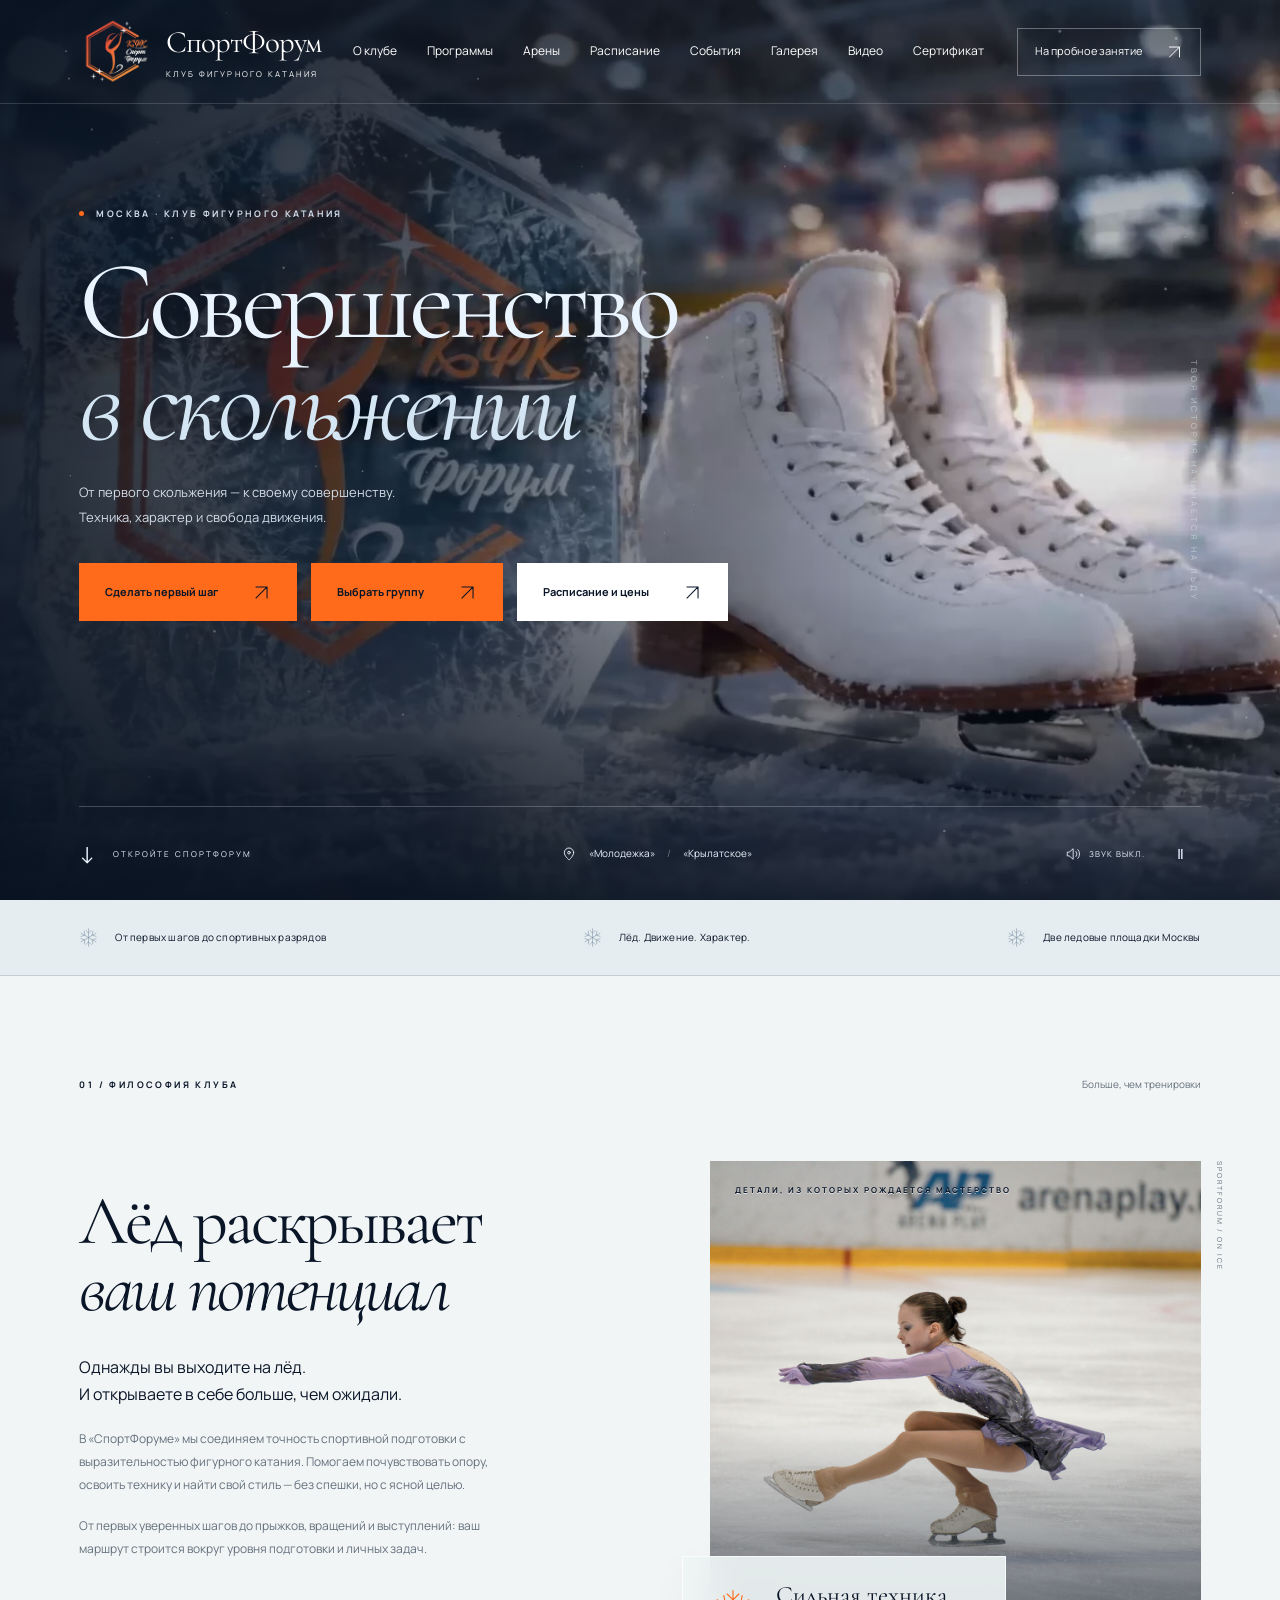
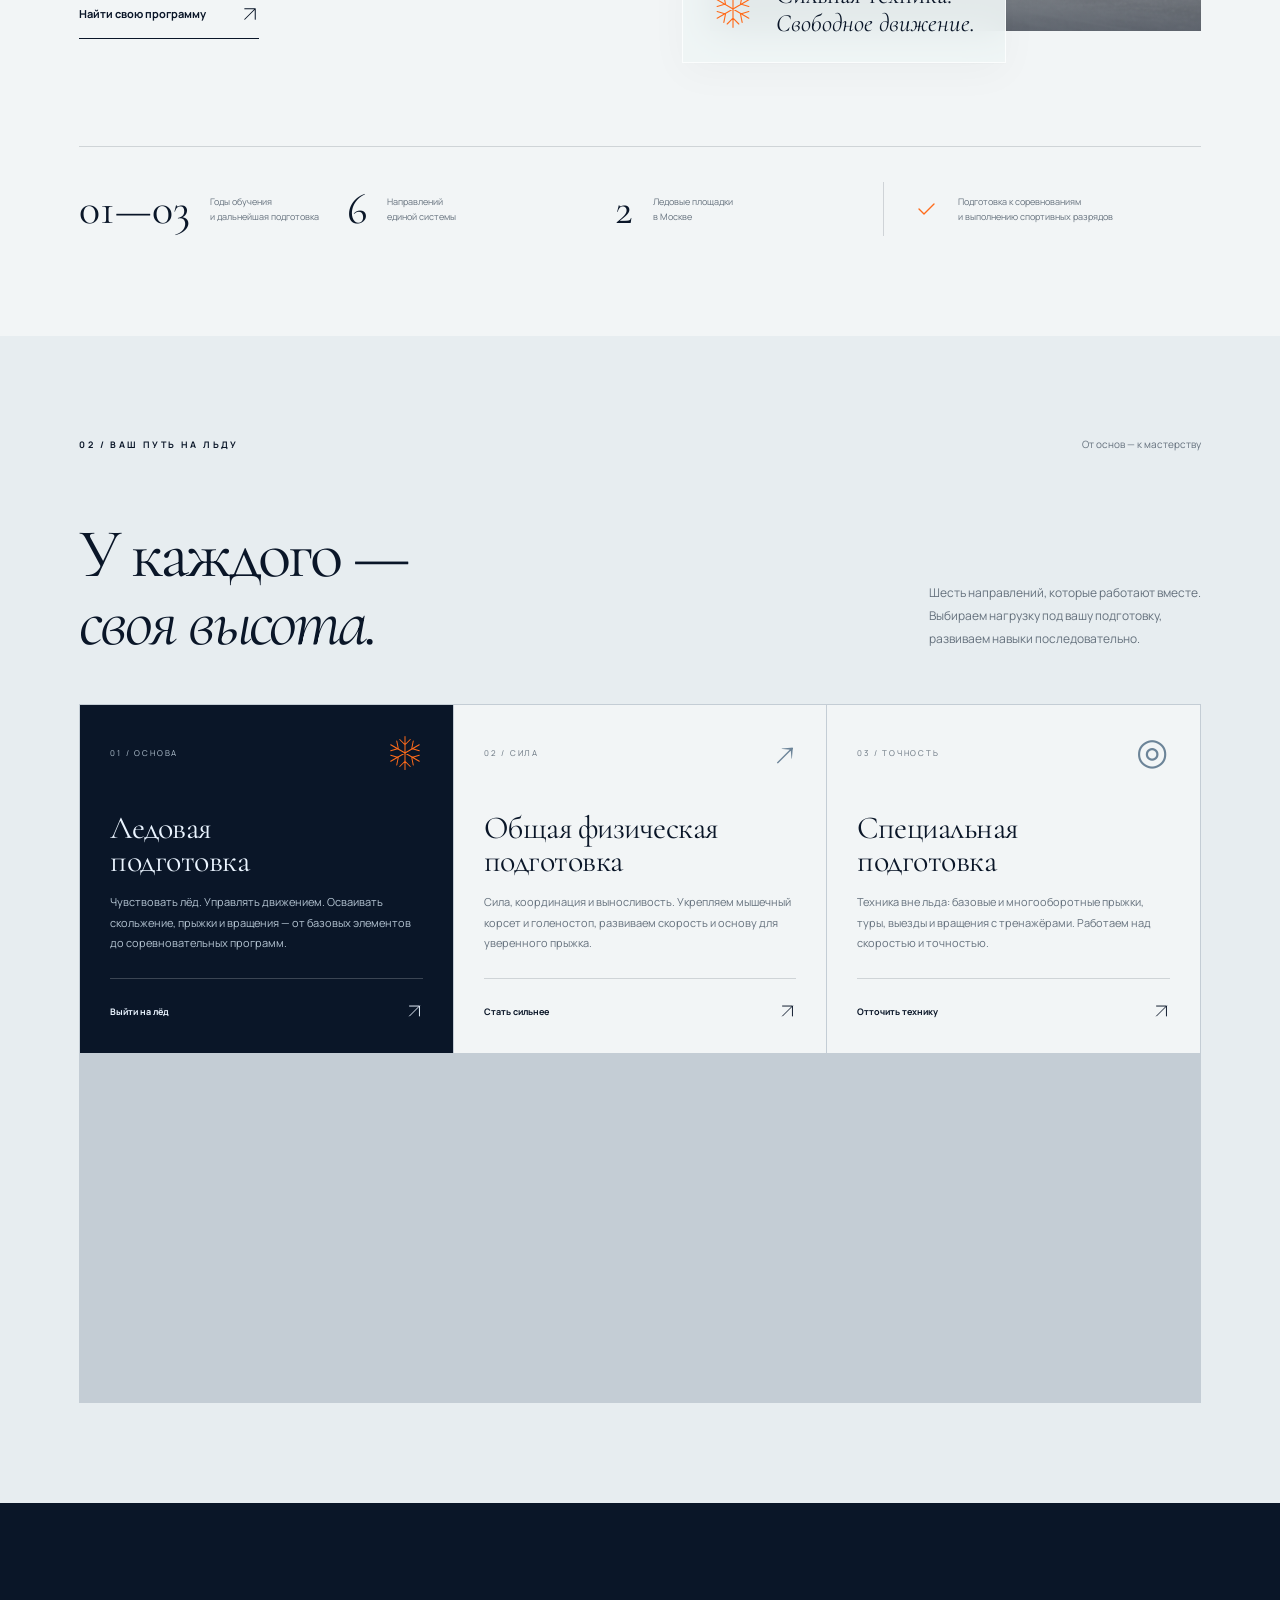
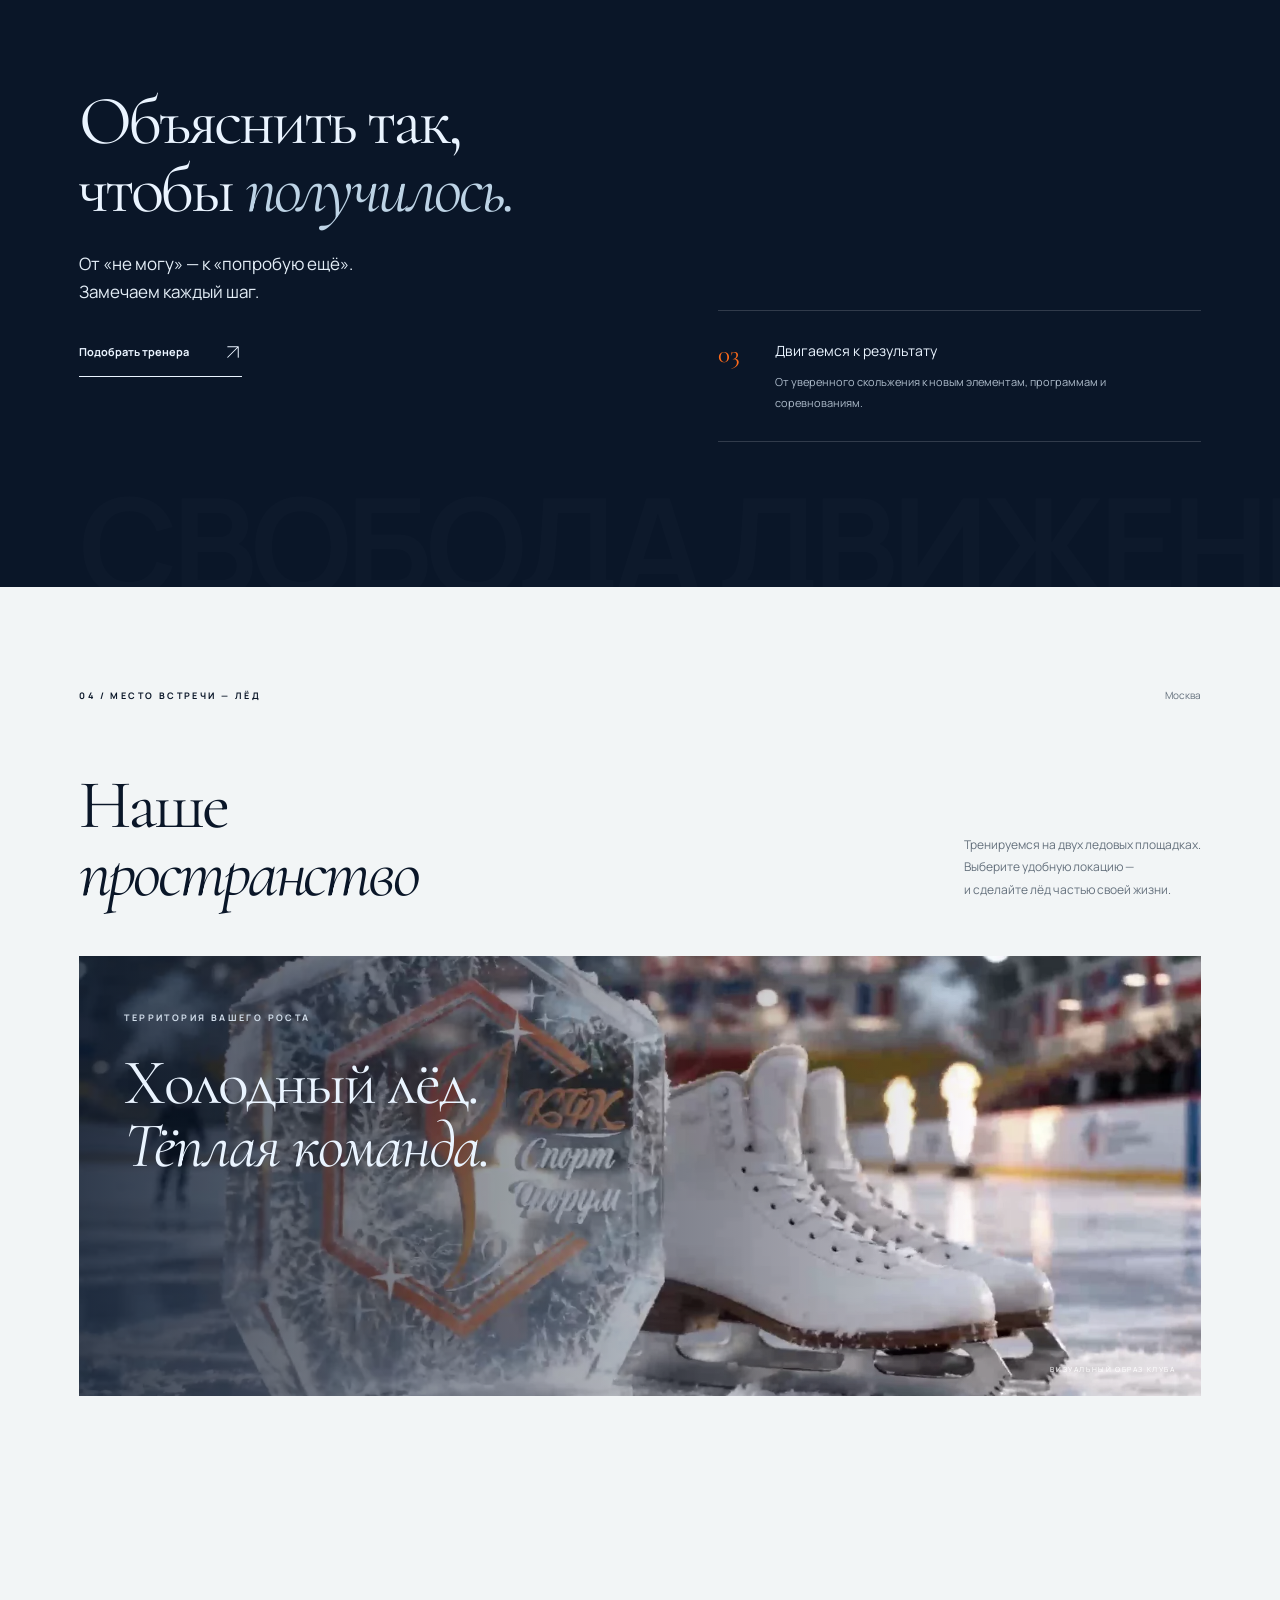
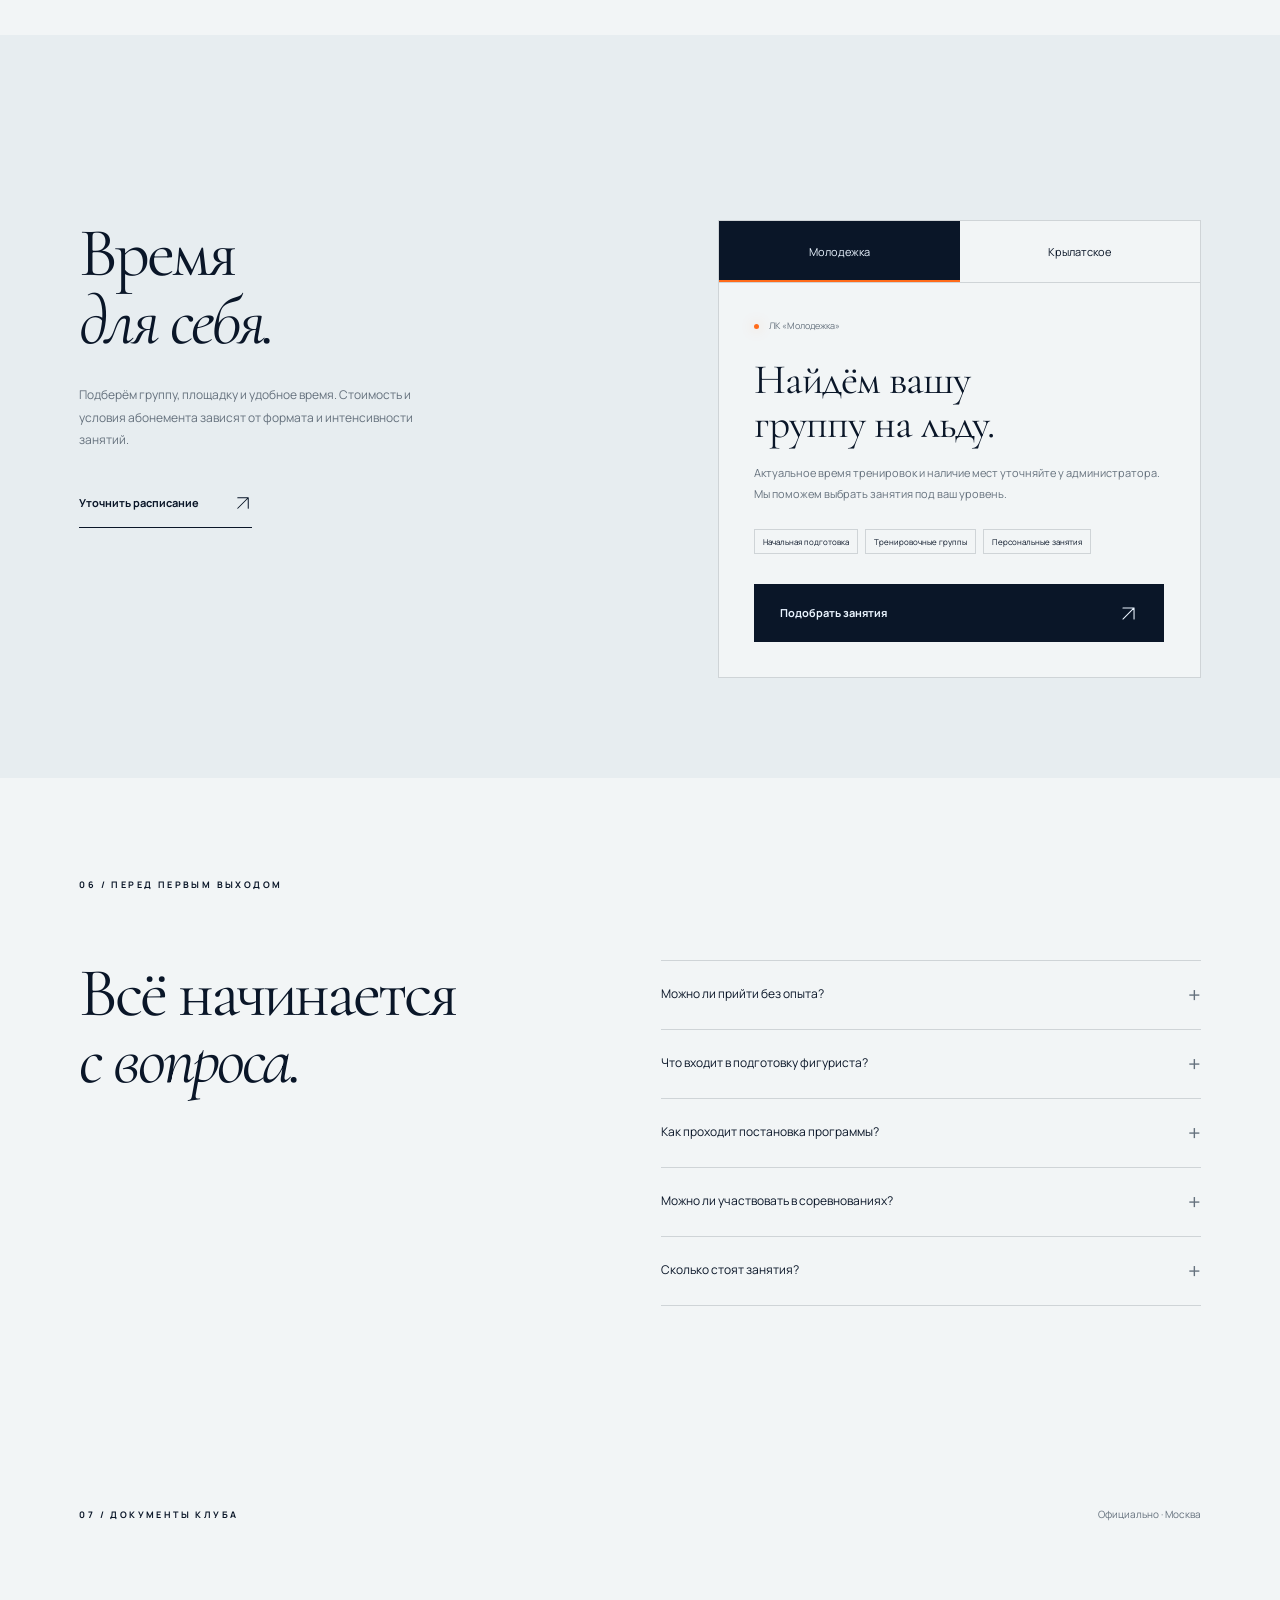
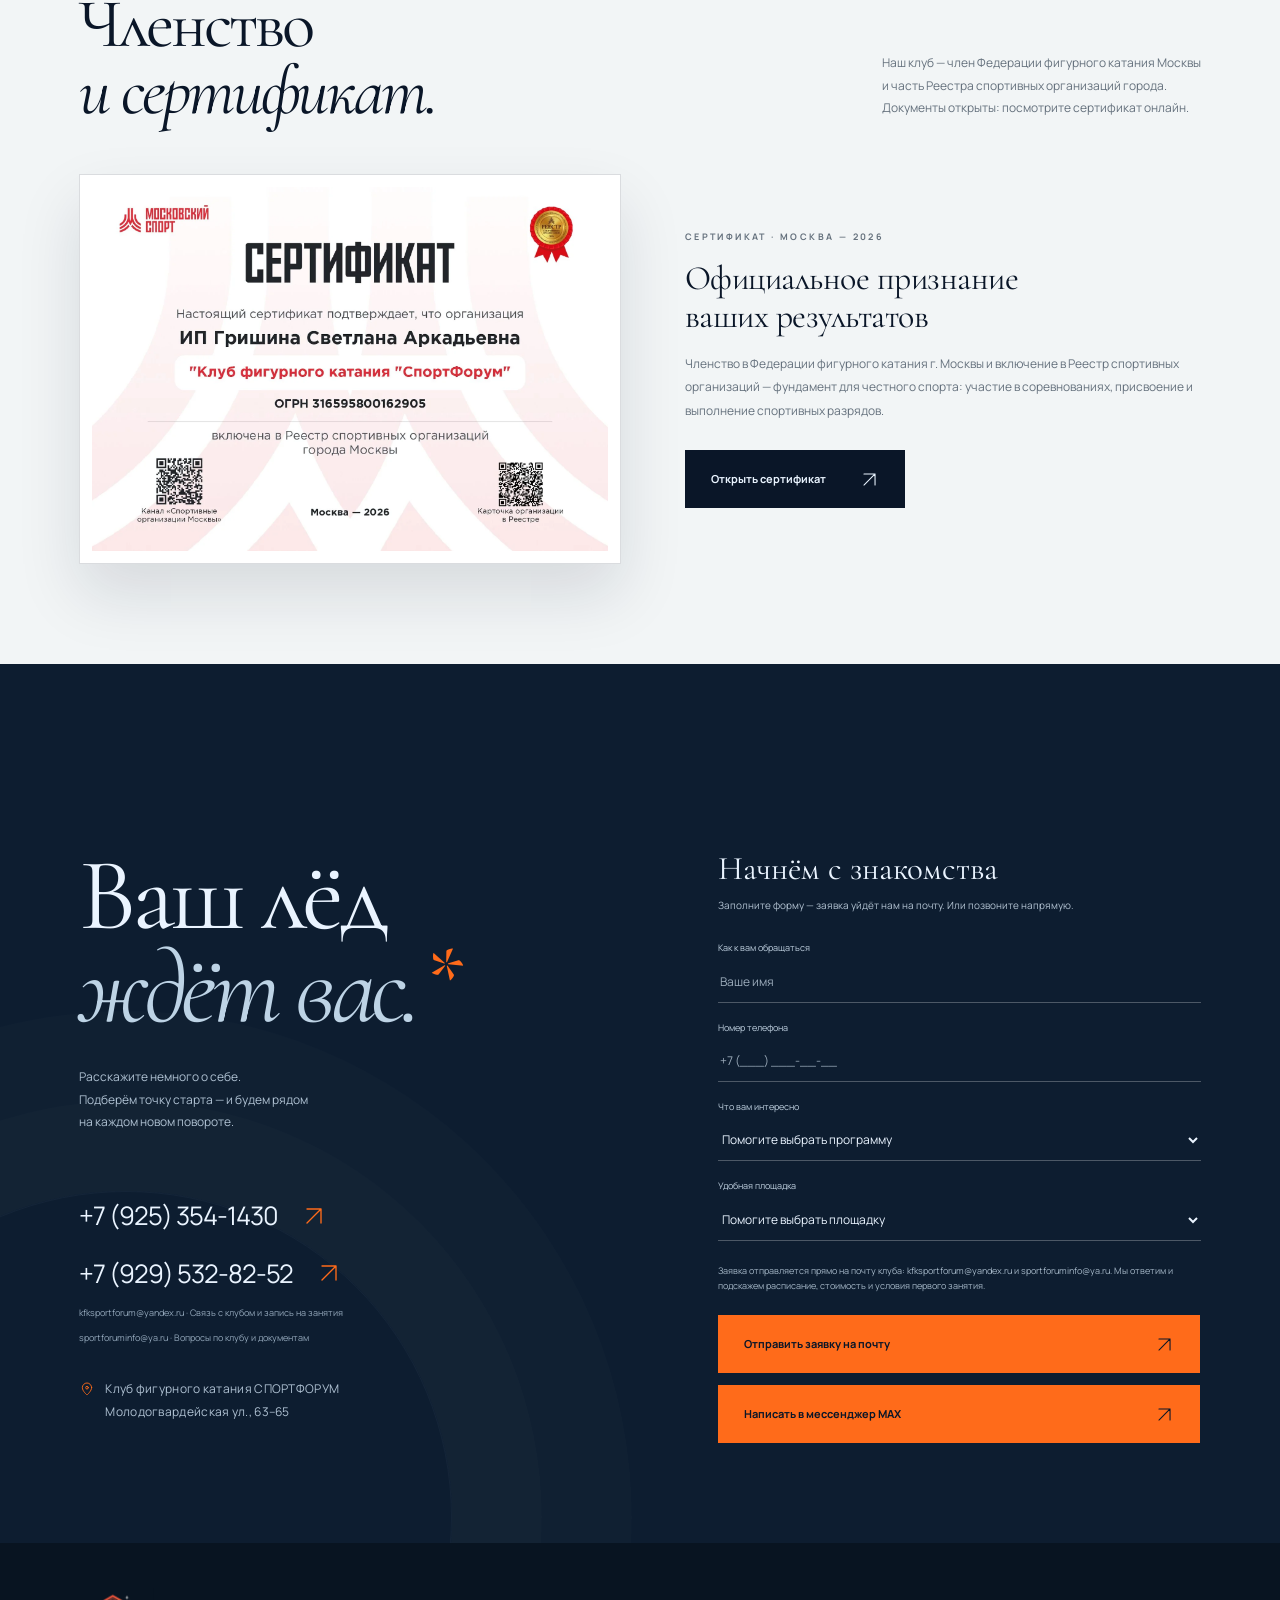
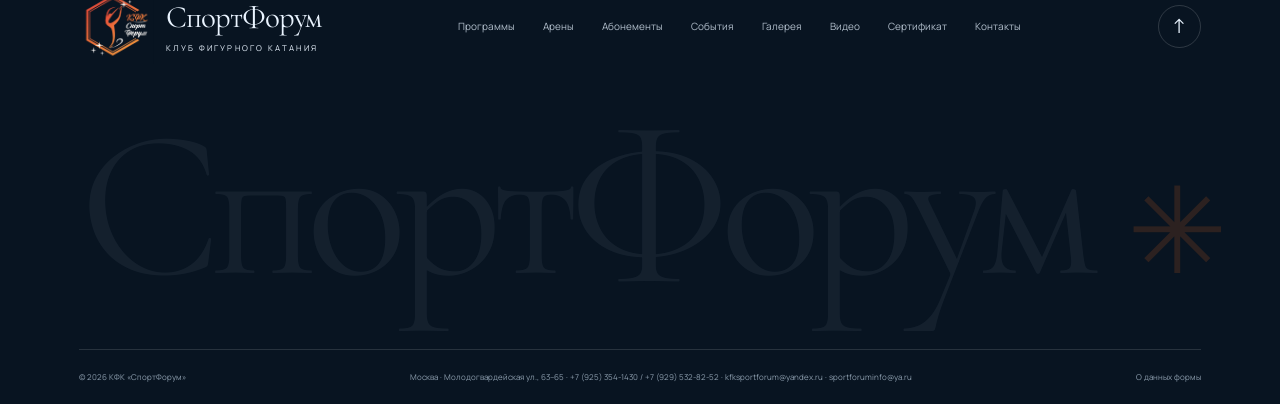
<file: index.html>
<!doctype html>
<html lang="ru">
<head>
<meta charset="utf-8"><meta name="viewport" content="width=device-width,initial-scale=1"><meta name="theme-color" content="#0A1628">
<title>СпортФорум — совершенство в скольжении</title>
<meta name="description" content="Клуб фигурного катания «СпортФорум» в Москве. От первых шагов до спортивных разрядов: ледовая подготовка, ОФП, хореография и персональные программы. +7 (925) 354-1430.">
<link rel="icon" type="image/png" href="assets/logo.png">
<link rel="preload" href="assets/hero-poster.webp" as="image" fetchpriority="high"><link rel="stylesheet" href="fonts.css"><link rel="stylesheet" href="styles.css">
</head>
<body>
<a class="skip" href="#about">Перейти к содержимому</a>
<svg class="sprite" xmlns="http://www.w3.org/2000/svg" aria-hidden="true"><defs>
<symbol id="star" viewBox="0 0 48 48"><path d="M24 2v44M5 13l38 22M5 35 43 13M17 6l7 7 7-7M17 42l7-7 7 7M5 21l10-3-2-10M43 27l-10 3 2 10M5 27l10 3-2 10M43 21l-10-3 2-10"/></symbol>
<symbol id="arrow" viewBox="0 0 24 24"><path d="M5 19 19 5M5 5h14v14"/></symbol>
<symbol id="pin" viewBox="0 0 24 24"><path d="M19 10c0 5-7 11-7 11S5 15 5 10a7 7 0 1 1 14 0Z"/><circle cx="12" cy="10" r="2"/></symbol>
<symbol id="play" viewBox="0 0 24 24"><path d="m9 5 11 7-11 7Z"/></symbol>
<symbol id="check" viewBox="0 0 24 24"><path d="m5 12 5 5L20 7"/></symbol>
<symbol id="sound" viewBox="0 0 24 24"><path d="M11 4 5 9H2v6h3l6 5ZM16 8a6 6 0 0 1 0 8M19 5a10 10 0 0 1 0 14"/></symbol>
</defs></svg>
<header class="header" id="header">
<a class="brand" href="#home" aria-label="СпортФорум — на главную"><img class="brand-logo" src="assets/logo.png" alt="КФК СпортФорум" width="1250" height="1280"><span>СпортФорум<small>КЛУБ ФИГУРНОГО КАТАНИЯ</small></span></a>
<nav class="desktop-nav" aria-label="Основная навигация"><a href="#about">О клубе</a><a href="#programs">Программы</a><a href="#arenas">Арены</a><a href="prices.html">Расписание</a><a href="events.html">События</a><a href="gallery.html">Галерея</a><a href="video.html">Видео</a><a href="certificate.html">Сертификат</a></nav>
<a href="#contact" class="header-cta">На пробное занятие <svg><use href="#arrow"/></svg></a>
<button class="menu-toggle" aria-label="Открыть меню" aria-expanded="false" aria-controls="mobile-menu"><span></span><span></span></button>
</header>
<nav id="mobile-menu" class="mobile-menu" aria-label="Мобильная навигация" hidden><a href="#about">О клубе</a><a href="#programs">Программы</a><a href="#team">Подход тренеров</a><a href="#arenas">Арены</a><a href="prices.html">Расписание</a><a href="events.html">События</a><a href="gallery.html">Галерея</a><a href="video.html">Видео</a><a href="certificate.html">Сертификат</a><a href="#contact">Записаться ↗</a></nav>
<main>
<section class="hero" id="home" aria-labelledby="hero-title">
<video class="hero-video" id="hero-video" muted loop playsinline preload="none" poster="assets/hero-poster.webp" aria-label="Белые фигурные коньки и ледяной кубок СпортФорум на арене"><source src="assets/hero.mp4" type="video/mp4"></video>
<div class="hero-shade"></div><canvas id="snow" aria-hidden="true"></canvas>
<div class="hero-content"><div class="eyebrow light"><span class="live-dot"></span> МОСКВА · КЛУБ ФИГУРНОГО КАТАНИЯ</div>
<h1 id="hero-title">Совершенство<br><em>в скольжении</em></h1>
<p>От первого скольжения — к своему совершенству.<br>Техника, характер и свобода движения.</p>
<div class="hero-cta"><a class="button orange magnetic" href="#contact">Сделать первый шаг <svg><use href="#arrow"/></svg></a><a class="button orange magnetic" href="groups.html">Выбрать группу <svg><use href="#arrow"/></svg></a><a class="button white magnetic" href="prices.html">Расписание и цены <svg><use href="#arrow"/></svg></a></div>
</div>
<div class="hero-side">ТВОЯ ИСТОРИЯ НАЧИНАЕТСЯ НА ЛЬДУ</div>
<div class="hero-bottom"><a href="#about" class="scroll-cue"><span>↓</span> ОТКРОЙТЕ СПОРТФОРУМ</a><div class="hero-location"><svg><use href="#pin"/></svg> «Молодежка» <span> / </span> «Крылатское»</div><div class="media-controls"><button id="sound-toggle" aria-label="Включить звук видео" aria-pressed="false"><svg><use href="#sound"/></svg><span>ЗВУК ВЫКЛ.</span></button><button id="video-toggle" aria-label="Воспроизвести видео" aria-pressed="false">▶</button></div></div>
</section>
<div class="credentials"><span><svg><use href="#star"/></svg> От первых шагов до спортивных разрядов</span><span><svg><use href="#star"/></svg> Лёд. Движение. Характер.</span><span><svg><use href="#star"/></svg> Две ледовые площадки Москвы</span></div>
<section class="section about" id="about">
<div class="section-top reveal"><span class="eyebrow">01 / ФИЛОСОФИЯ КЛУБА</span><span class="side-note">Больше, чем тренировки</span></div>
<div class="about-grid"><div class="about-copy reveal"><h2>Лёд раскрывает<br><em>ваш потенциал</em></h2><p class="lead">Однажды вы выходите на лёд.<br>И открываете в себе больше, чем ожидали.</p><p>В «СпортФоруме» мы соединяем точность спортивной подготовки с выразительностью фигурного катания. Помогаем почувствовать опору, освоить технику и найти свой стиль — без спешки, но с ясной целью.</p><p>От первых уверенных шагов до прыжков, вращений и выступлений: ваш маршрут строится вокруг уровня подготовки и личных задач.</p><a class="text-link" href="#programs">Найти свою программу <svg><use href="#arrow"/></svg></a>
</div><div class="about-visual reveal"><div class="visual-frame"><div class="image-wrap"><img src="assets/skater-girl.jpg" width="1680" height="1120" alt="Юная фигуристка в позе на льду" loading="lazy"><span class="image-label">ДЕТАЛИ, ИЗ КОТОРЫХ РОЖДАЕТСЯ МАСТЕРСТВО</span></div><div class="glass-note"><svg><use href="#star"/></svg><span>Сильная техника.<br><em>Свободное движение.</em></span></div></div><span class="photo-index">SPORTFORUM / ON ICE</span></div></div>
<div class="facts reveal"><div><b>01—03</b><span>Годы обучения<br>и дальнейшая подготовка</span></div><div><b>6</b><span>Направлений<br>единой системы</span></div><div><b>2</b><span>Ледовые площадки<br>в Москве</span></div><div class="fact-text"><svg><use href="#check"/></svg><p>Подготовка к соревнованиям<br>и выполнению спортивных разрядов</p></div></div>
</section>
<section class="section programs" id="programs">
<div class="section-top reveal"><span class="eyebrow">02 / ВАШ ПУТЬ НА ЛЬДУ</span><span class="side-note">От основ — к мастерству</span></div>
<div class="section-heading reveal"><h2>У каждого —<br><em>своя высота.</em></h2><p>Шесть направлений, которые работают вместе.<br>Выбираем нагрузку под вашу подготовку,<br>развиваем навыки последовательно.</p></div>
<div class="program-grid">
<article class="program-card featured reveal"><div class="card-top"><span>01 / ОСНОВА</span><svg><use href="#star"/></svg></div><div><h3>Ледовая<br>подготовка</h3><p>Чувствовать лёд. Управлять движением. Осваивать скольжение, прыжки и вращения — от базовых элементов до соревновательных программ.</p></div><a href="#contact" data-program="Ледовая подготовка">Выйти на лёд <svg><use href="#arrow"/></svg></a></article>
<article class="program-card reveal"><div class="card-top"><span>02 / СИЛА</span><span class="line-icon">↗</span></div><div><h3>Общая физическая<br>подготовка</h3><p>Сила, координация и выносливость. Укрепляем мышечный корсет и голеностоп, развиваем скорость и основу для уверенного прыжка.</p></div><a href="#contact" data-program="Общая физическая подготовка">Стать сильнее <svg><use href="#arrow"/></svg></a></article>
<article class="program-card reveal"><div class="card-top"><span>03 / ТОЧНОСТЬ</span><span class="line-icon">◎</span></div><div><h3>Специальная<br>подготовка</h3><p>Техника вне льда: базовые и многооборотные прыжки, туры, выезды и вращения с тренажёрами. Работаем над скоростью и точностью.</p></div><a href="#contact" data-program="Специальная физическая подготовка">Отточить технику <svg><use href="#arrow"/></svg></a></article>
<article class="program-card reveal"><div class="card-top"><span>04 / ЭСТЕТИКА</span><span class="line-icon">♧</span></div><div><h3>Хореография</h3><p>Красота начинается с осанки. Классические позиции, работа корпуса и рук, музыкальность и чувство ритма — для выразительного катания.</p></div><a href="#contact" data-program="Хореография">Почувствовать музыку <svg><use href="#arrow"/></svg></a></article>
<article class="program-card reveal"><div class="card-top"><span>05 / БАЛАНС</span><span class="line-icon">⌁</span></div><div><h3>Стретчинг<br>и статика</h3><p>Постепенно развиваем гибкость и контроль тела. Учимся удерживать позиции, необходимые для красивых спиралей и устойчивых вращений.</p></div><a href="#contact" data-program="Стретчинг и статика">Найти равновесие <svg><use href="#arrow"/></svg></a></article>
<article class="program-card reveal"><div class="card-top"><span>06 / ВАШ ОБРАЗ</span><span class="line-icon">✧</span></div><div><h3>Постановка<br>программ</h3><p>Музыка, образ, движение — в одной истории. Создаём программу персонально, помогаем с выбором костюма, шлифуем детали в группе.</p></div><a href="#contact" data-program="Постановка программ">Создать свою историю <svg><use href="#arrow"/></svg></a></article>
</div>
</section>
<section class="method section" id="team"><div class="section-top reveal"><span class="eyebrow light">03 / ЛЮДИ И ПОДХОД</span><span class="side-note">Внимание к каждому движению</span></div><div class="method-grid"><div class="reveal"><h2>Объяснить так,<br>чтобы <em>получилось.</em></h2><p class="method-lead">От «не могу» — к «попробую ещё».<br>Замечаем каждый шаг.</p><a class="text-link" href="#contact">Подобрать тренера <svg><use href="#arrow"/></svg></a></div><div class="method-steps"><article class="reveal"><span>01</span><div><h3>Знакомимся с вами</h3><p>Обсуждаем опыт, цели и комфортный ритм тренировок.</p></div></article><article class="reveal"><span>02</span><div><h3>Выстраиваем основу</h3><p>Соединяем занятия на льду, физическую подготовку и хореографию.</p></div></article><article class="reveal"><span>03</span><div><h3>Двигаемся к результату</h3><p>От уверенного скольжения к новым элементам, программам и соревнованиям.</p></div></article></div></div><span class="method-watermark" aria-hidden="true">СВОБОДА ДВИЖЕНИЯ</span></section>
<section class="section arenas" id="arenas"><div class="section-top reveal"><span class="eyebrow">04 / МЕСТО ВСТРЕЧИ — ЛЁД</span><span class="side-note">Москва</span></div><div class="section-heading reveal"><h2>Наше<br><em>пространство</em></h2><p>Тренируемся на двух ледовых площадках.<br>Выберите удобную локацию —<br>и сделайте лёд частью своей жизни.</p></div>
<div class="arena-stage reveal"><img src="assets/arena.webp" width="1920" height="1080" alt="Ледяной кубок и коньки на льду — атмосфера клуба СпортФорум" loading="lazy"><div class="arena-caption"><span class="eyebrow light">ТЕРРИТОРИЯ ВАШЕГО РОСТА</span><p>Холодный лёд.<br><em>Тёплая команда.</em></p></div><span class="visual-note">ВИЗУАЛЬНЫЙ ОБРАЗ КЛУБА</span></div>
<div class="arena-options"><article class="reveal"><span class="arena-no">01</span><div><span class="eyebrow">ЛЕДОВЫЙ КОМПЛЕКС</span><h3>«Молодежка»</h3><p>Лёд и залы для комплексной подготовки.</p></div><a href="https://yandex.ru/maps/?text=Ледовый%20комплекс%20Молодежка%20Москва" target="_blank" rel="noopener noreferrer" aria-label="Найти ледовый комплекс Молодежка на карте"><svg><use href="#arrow"/></svg></a></article><article class="reveal"><span class="arena-no">02</span><div><span class="eyebrow">ЛЕДОВАЯ АРЕНА</span><h3>«Крылатское»</h3><p>Ещё одна точка встречи с вашим любимым спортом.</p></div><a href="https://yandex.ru/maps/?text=Ледовая%20арена%20Крылатское%20Москва" target="_blank" rel="noopener noreferrer" aria-label="Найти ледовую арену Крылатское на карте"><svg><use href="#arrow"/></svg></a></article></div></section>
<section class="section schedule" id="schedule"><div class="section-top reveal"><span class="eyebrow">05 / В ВАШЕМ РИТМЕ</span><span class="side-note">Тренировки и абонементы</span></div><div class="schedule-grid"><div class="reveal"><h2>Время<br><em>для себя.</em></h2><p>Подберём группу, площадку и удобное время. Стоимость и условия абонемента зависят от формата и интенсивности занятий.</p><a class="text-link" href="prices.html">Уточнить расписание <svg><use href="#arrow"/></svg></a></div><div class="schedule-panel reveal"><div class="tabs" role="tablist" aria-label="Выберите площадку"><button role="tab" id="tab-youth" aria-controls="schedule-content" aria-selected="true" data-arena="Молодежка">Молодежка</button><button role="tab" id="tab-kryl" aria-controls="schedule-content" aria-selected="false" tabindex="-1" data-arena="Крылатское">Крылатское</button></div><div id="schedule-content" role="tabpanel" aria-labelledby="tab-youth" tabindex="0"><div class="panel-title"><span class="status-dot"></span> <span id="selected-arena">ЛК «Молодежка»</span></div><h3>Найдём вашу<br>группу на льду.</h3><p>Актуальное время тренировок и наличие мест уточняйте у администратора. Мы поможем выбрать занятия под ваш уровень.</p><div class="schedule-tags"><span>Начальная подготовка</span><span>Тренировочные группы</span><span>Персональные занятия</span></div><a class="button dark" href="#contact" id="schedule-cta">Подобрать занятия <svg><use href="#arrow"/></svg></a></div></div></div></section>
<section class="section faq" id="faq"><div class="section-top reveal"><span class="eyebrow">06 / ПЕРЕД ПЕРВЫМ ВЫХОДОМ</span></div><div class="faq-grid"><h2 class="reveal">Всё начинается<br><em>с вопроса.</em></h2><div class="faq-list reveal"><details><summary>Можно ли прийти без опыта?<span>+</span></summary><p>Да. В клубе есть подготовка с нулевого уровня. Позвоните или подготовьте обращение ниже — обсудим ваш опыт и подходящий формат занятий.</p></details><details><summary>Что входит в подготовку фигуриста?<span>+</span></summary><p>Работа на льду, общая и специальная физическая подготовка, хореография, стретчинг и статика. Состав и интенсивность занятий определяются программой группы.</p></details><details><summary>Как проходит постановка программы?<span>+</span></summary><p>Программа создаётся на персональных тренировках. Вместе с тренером выбирают музыку и образ, продумывают элементы и костюм. На групповых занятиях отрабатывают уже поставленную программу.</p></details><details><summary>Можно ли участвовать в соревнованиях?<span>+</span></summary><p>Клуб готовит воспитанников к соревнованиям ФФКМ и любительским турнирам. Допуск к конкретному старту и возможность выполнения разряда зависят от уровня спортсмена и регламента соревнований.</p></details><details><summary>Сколько стоят занятия?<span>+</span></summary><p>Стоимость зависит от площадки, формата и количества тренировок. Актуальные цены и условия абонементов можно узнать по телефону +7 (925) 354-1430.</p></details></div></div></section>
<section class="section certificate" id="certificate"><div class="section-top reveal"><span class="eyebrow">07 / ДОКУМЕНТЫ КЛУБА</span><span class="side-note">Официально · Москва</span></div><div class="section-heading reveal"><h2>Членство<br><em>и сертификат.</em></h2><p>Наш клуб — член Федерации фигурного катания Москвы<br>и часть Реестра спортивных организаций города.<br>Документы открыты: посмотрите сертификат онлайн.</p></div><div class="cert-teaser reveal"><a class="cert-thumb" href="certificate.html" aria-label="Открыть страницу с сертификатом"><img src="assets/certificate.webp" width="1680" height="1187" alt="Сертификат о включении клуба СпортФорум в Реестр спортивных организаций Москвы" loading="lazy"></a><div class="cert-teaser-copy"><span class="eyebrow">СЕРТИФИКАТ · МОСКВА — 2026</span><h3>Официальное признание<br>ваших результатов</h3><p>Членство в Федерации фигурного катания г. Москвы и включение в Реестр спортивных организаций — фундамент для честного спорта: участие в соревнованиях, присвоение и выполнение спортивных разрядов.</p><a class="button dark" href="certificate.html">Открыть сертификат <svg><use href="#arrow"/></svg></a></div></div></section>
<section class="contact section" id="contact"><div class="section-top reveal"><span class="eyebrow light">08 / ВАШ ПЕРВЫЙ ШАГ</span><span class="side-note">Давайте знакомиться</span></div><div class="contact-grid"><div class="reveal"><h2>Ваш лёд<br><em>ждёт вас.</em><span class="orange-period">*</span></h2><p>Расскажите немного о себе.<br>Подберём точку старта — и будем рядом<br>на каждом новом повороте.</p><a class="contact-phone" href="tel:+79253541430">+7 (925) 354-1430 <svg><use href="#arrow"/></svg></a><a class="contact-phone" href="tel:+79295328252">+7 (929) 532-82-52 <svg><use href="#arrow"/></svg></a><a class="contact-note" href="mailto:kfksportforum@yandex.ru">kfksportforum@yandex.ru · Связь с клубом и запись на занятия</a><a class="contact-note" href="mailto:sportforuminfo@ya.ru">sportforuminfo@ya.ru · Вопросы по клубу и документам</a><p class="contact-address"><svg><use href="#pin"/></svg> Клуб фигурного катания СПОРТФОРУМ<br>Молодогвардейская ул., 63–65</p></div>
<form class="contact-form reveal" id="enrollment-form"><input class="hp" type="text" name="website" tabindex="-1" autocomplete="off" aria-hidden="true"><h3>Начнём с знакомства</h3><p class="form-intro">Заполните форму — заявка уйдёт нам на почту. Или позвоните напрямую.</p><label for="name">Как к вам обращаться</label><input id="name" name="name" placeholder="Ваше имя" required minlength="2" maxlength="80" autocomplete="given-name"><label for="phone">Номер телефона</label><input id="phone" name="phone" type="tel" placeholder="+7 (___) ___-__-__" required autocomplete="tel" inputmode="tel" maxlength="24"><label for="program">Что вам интересно</label><select id="program" name="program"><option>Помогите выбрать программу</option><option>Ледовая подготовка</option><option>Общая физическая подготовка</option><option>Специальная физическая подготовка</option><option>Хореография</option><option>Стретчинг и статика</option><option>Постановка программ</option></select><label for="location">Удобная площадка</label><select id="location" name="location"><option>Помогите выбрать площадку</option><option>Молодежка</option><option>Крылатское</option></select><p class="form-disclosure">Заявка отправляется прямо на почту клуба: kfksportforum@yandex.ru и sportforuminfo@ya.ru. Мы ответим и подскажем расписание, стоимость и условия первого занятия.</p><button type="submit" class="button orange magnetic">Отправить заявку на почту <svg><use href="#arrow"/></svg></button><a class="button orange magnetic max-form" href="https://max.ru/u/f9LHodD0cOIlbu8Cc5rnGGqDZzU57HDW-Nh_6sQxNz3syAyuLgjNfGE2WtE" target="_blank" rel="noopener noreferrer">Написать в мессенджер MAX <svg><use href="#arrow"/></svg></a><div id="form-result" class="form-result" role="status" hidden><strong>Отправляем заявку…</strong><textarea id="message-text" readonly aria-label="Текст обращения"></textarea><div class="result-actions"><a id="send-mail" class="result-mail" href="mailto:kfksportforum@yandex.ru">Отправить письмо ещё раз ↗</a><button type="button" id="copy-message">Скопировать</button><a href="tel:+79253541430">Позвонить в клуб ↗</a></div><small id="copy-status" aria-live="polite"></small></div></form></div></section>
</main>
<footer class="footer"><div class="footer-top"><a class="brand" href="#home"><img class="brand-logo" src="assets/logo.png" alt="КФК СпортФорум" width="1250" height="1280"><span>СпортФорум<small>КЛУБ ФИГУРНОГО КАТАНИЯ</small></span></a><div class="footer-links"><a href="#programs">Программы</a><a href="#arenas">Арены</a><a href="prices.html">Абонементы</a><a href="events.html">События</a><a href="gallery.html">Галерея</a><a href="video.html">Видео</a><a href="certificate.html">Сертификат</a><a href="#contact">Контакты</a></div><a class="back-top" href="#home" aria-label="Вернуться наверх">↑</a></div><div class="footer-word" aria-hidden="true">СпортФорум<span>✳</span></div><div class="footer-bottom"><span>© <span id="year">2026</span> КФК «СпортФорум»</span><span>Москва · Молодогвардейская ул., 63–65 · +7 (925) 354-1430 / +7 (929) 532-82-52 · kfksportforum@yandex.ru · sportforuminfo@ya.ru</span><button id="privacy-open">О данных формы</button></div></footer>
<dialog id="privacy-dialog"><button class="dialog-close" aria-label="Закрыть">×</button><span class="eyebrow">ПРОЗРАЧНО И ПРОСТО</span><h2>Ваши данные</h2><p>Данные из формы уходят только на почту клуба kfksportforum@yandex.ru и sportforuminfo@ya.ru — имя, телефон и выбранная программа. Мы не сохраняем их в локальном хранилище и не передаём третьим лицам.</p><p>Если письмо не отправилось автоматически, откройте почтовую программу кнопкой «Отправить письмо» или скопируйте текст. Связаться с клубом можно по телефону +7 (925) 354-1430.</p><p>В браузере сохраняется только выбранная настройка звука. Внешняя карта открывается на отдельном сайте Яндекс Карт.</p></dialog>
<div class="cursor-glow" id="cursor" aria-hidden="true"></div>
<script src="app.js" defer></script>
</body></html>
</file>
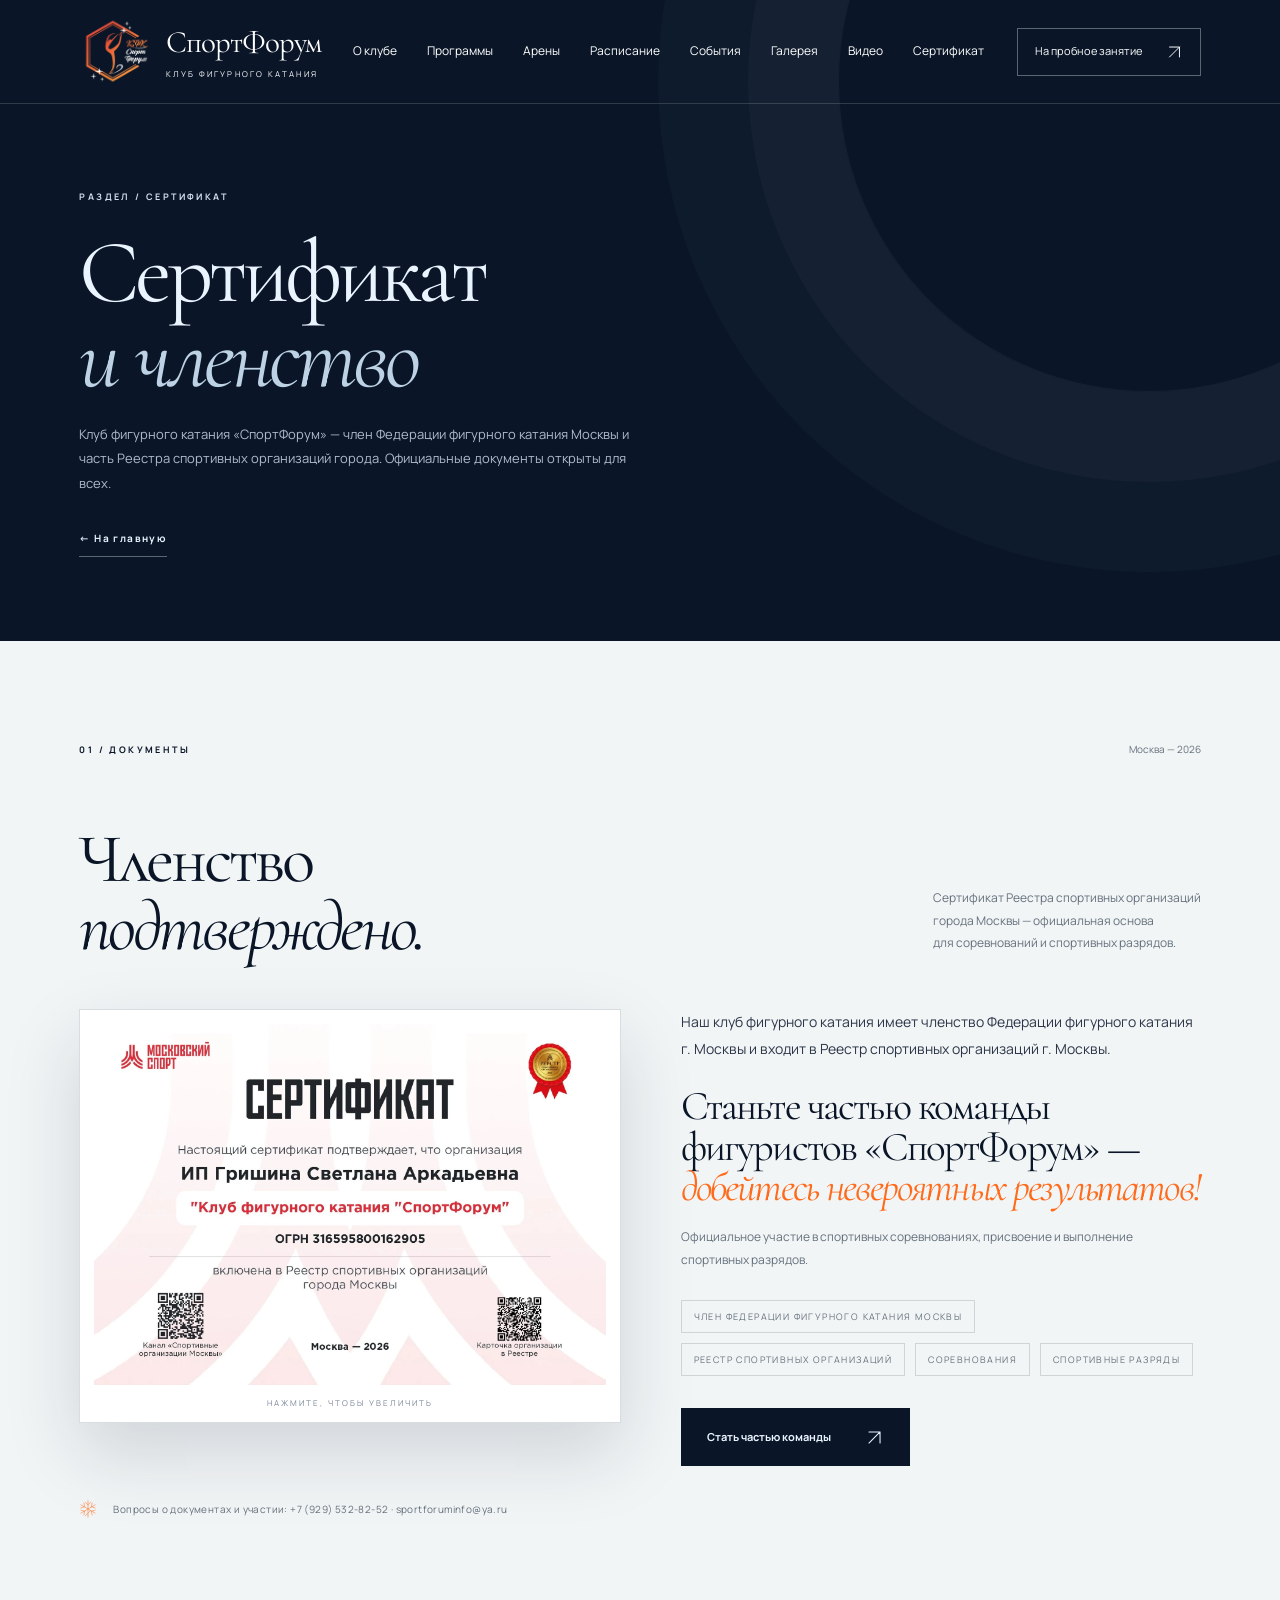
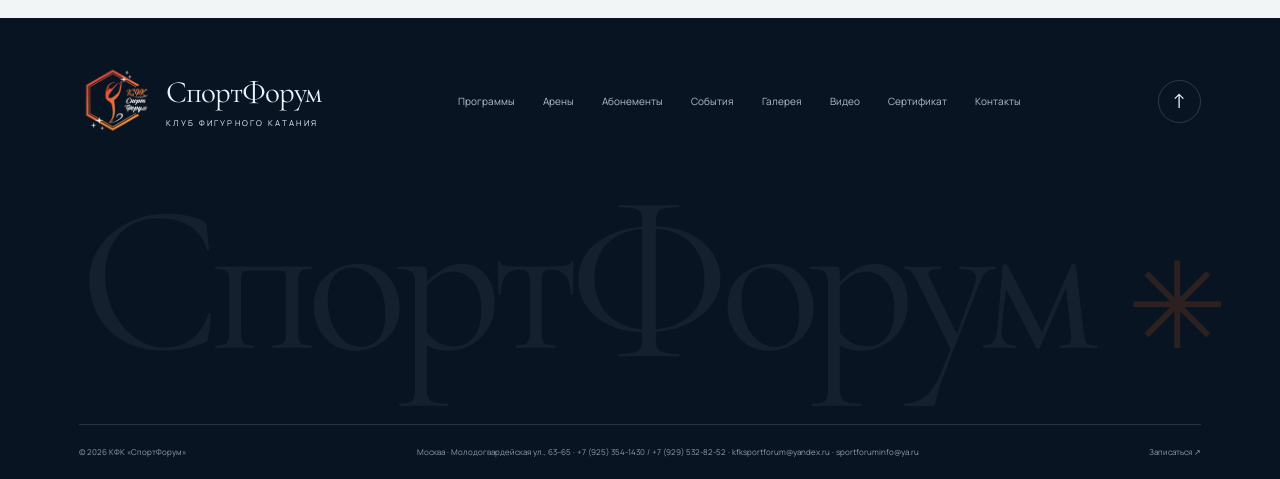
<file: certificate.html>
<!doctype html>
<html lang="ru">
<head>
<meta charset="utf-8"><meta name="viewport" content="width=device-width,initial-scale=1"><meta name="theme-color" content="#0A1628">
<title>Сертификат и членство — СпортФорум</title>
<meta name="description" content="Сертификат клуба фигурного катания «СпортФорум»: членство в Федерации фигурного катания Москвы и включение в Реестр спортивных организаций города Москвы.">
<link rel="icon" type="image/png" href="assets/logo.png">
<link rel="preload" href="assets/certificate.webp" as="image">
<link rel="stylesheet" href="fonts.css"><link rel="stylesheet" href="styles.css">
</head>
<body>
<a class="skip" href="#certificate">Перейти к содержимому</a>
<svg class="sprite" xmlns="http://www.w3.org/2000/svg" aria-hidden="true"><defs>
<symbol id="star" viewBox="0 0 48 48"><path d="M24 2v44M5 13l38 22M5 35 43 13M17 6l7 7 7-7M17 42l7-7 7-7M5 21l10-3-2-10M43 27l-10 3 2 10M5 27l10 3-2 10M43 21l-10-3 2-10"/></symbol>
<symbol id="arrow" viewBox="0 0 24 24"><path d="M5 19 19 5M5 5h14v14"/></symbol>
<symbol id="pin" viewBox="0 0 24 24"><path d="M19 10c0 5-7 11-7 11S5 15 5 10a7 7 0 1 1 14 0Z"/><circle cx="12" cy="10" r="2"/></symbol>
</defs></svg>
<header class="header" id="header">
<a class="brand" href="index.html" aria-label="СпортФорум — на главную"><img class="brand-logo" src="assets/logo.png" alt="КФК СпортФорум" width="1250" height="1280"><span>СпортФорум<small>КЛУБ ФИГУРНОГО КАТАНИЯ</small></span></a>
<nav class="desktop-nav" aria-label="Основная навигация"><a href="index.html#about">О клубе</a><a href="index.html#programs">Программы</a><a href="index.html#arenas">Арены</a><a href="prices.html">Расписание</a><a href="events.html">События</a><a href="gallery.html">Галерея</a><a href="video.html">Видео</a><a href="certificate.html" aria-current="page">Сертификат</a></nav>
<a href="index.html#contact" class="header-cta">На пробное занятие <svg><use href="#arrow"/></svg></a>
<button class="menu-toggle" aria-label="Открыть меню" aria-expanded="false" aria-controls="mobile-menu"><span></span><span></span></button>
</header>
<nav id="mobile-menu" class="mobile-menu" aria-label="Мобильная навигация" hidden><a href="index.html#about">О клубе</a><a href="index.html#programs">Программы</a><a href="index.html#arenas">Арены</a><a href="prices.html">Расписание</a><a href="events.html">События</a><a href="gallery.html">Галерея</a><a href="video.html">Видео</a><a href="certificate.html" aria-current="page">Сертификат</a><a href="index.html#contact">Записаться ↗</a></nav>
<main>
<section class="sub-hero">
 <span class="eyebrow light">РАЗДЕЛ / СЕРТИФИКАТ</span>
 <h1>Сертификат<br><em>и членство</em></h1>
 <p>Клуб фигурного катания «СпортФорум» — член Федерации фигурного катания Москвы и часть Реестра спортивных организаций города. Официальные документы открыты для всех.</p>
 <a class="back-link" href="index.html">← На главную</a>
</section>
<section class="section" id="certificate">
 <div class="section-top reveal"><span class="eyebrow">01 / ДОКУМЕНТЫ</span><span class="side-note">Москва — 2026</span></div>
 <div class="section-heading reveal"><h2>Членство<br><em>подтверждено.</em></h2><p>Сертификат Реестра спортивных организаций<br>города Москвы — официальная основа<br>для соревнований и спортивных разрядов.</p></div>
 <div class="split cert-split">
  <div class="reveal">
   <a class="cert-frame" href="assets/certificate.webp" data-lightbox="cert" aria-label="Открыть сертификат в полном размере"><img src="assets/certificate.webp" width="1680" height="1187" alt="Сертификат: ИП Гришина Светлана Аркадьевна, клуб фигурного катания «СпортФорум», ОГРН 316595800162905, включён в Реестр спортивных организаций города Москвы. Москва — 2026" loading="lazy"><span class="cert-hint">НАЖМИТЕ, ЧТОБЫ УВЕЛИЧИТЬ</span></a>
  </div>
  <div class="reveal cert-text">
   <p class="cert-lead">Наш клуб фигурного катания имеет членство Федерации фигурного катания г. Москвы и входит в Реестр спортивных организаций г. Москвы.</p>
   <h2>Станьте частью команды фигуристов «СпортФорум» — <em>добейтесь невероятных результатов!</em></h2>
   <p>Официальное участие в спортивных соревнованиях, присвоение и выполнение спортивных разрядов.</p>
   <div class="cert-chips"><span>ЧЛЕН ФЕДЕРАЦИИ ФИГУРНОГО КАТАНИЯ МОСКВЫ</span><span>РЕЕСТР СПОРТИВНЫХ ОРГАНИЗАЦИЙ</span><span>СОРЕВНОВАНИЯ</span><span>СПОРТИВНЫЕ РАЗРЯДЫ</span></div>
   <a class="button dark" href="index.html#contact">Стать частью команды <svg><use href="#arrow"/></svg></a>
  </div>
 </div>
 <p class="section-note reveal"><svg><use href="#star"/></svg> Вопросы о документах и участии: +7 (929) 532-82-52 · sportforuminfo@ya.ru</p>
</section>
</main>
<footer class="footer"><div class="footer-top"><a class="brand" href="index.html"><img class="brand-logo" src="assets/logo.png" alt="КФК СпортФорум" width="1250" height="1280"><span>СпортФорум<small>КЛУБ ФИГУРНОГО КАТАНИЯ</small></span></a><div class="footer-links"><a href="index.html#programs">Программы</a><a href="index.html#arenas">Арены</a><a href="prices.html">Абонементы</a><a href="events.html">События</a><a href="gallery.html">Галерея</a><a href="video.html">Видео</a><a href="certificate.html">Сертификат</a><a href="index.html#contact">Контакты</a></div><a class="back-top" href="#" aria-label="Вернуться наверх">↑</a></div><div class="footer-word" aria-hidden="true">СпортФорум<span>✳</span></div><div class="footer-bottom"><span>© <span id="year">2026</span> КФК «СпортФорум»</span><span>Москва · Молодогвардейская ул., 63–65 · +7 (925) 354-1430 / +7 (929) 532-82-52 · kfksportforum@yandex.ru · sportforuminfo@ya.ru</span><a href="index.html#contact">Записаться ↗</a></div></footer>
<div class="cursor-glow" id="cursor" aria-hidden="true"></div>
<script src="sub.js" defer></script>
</body></html>
</file>
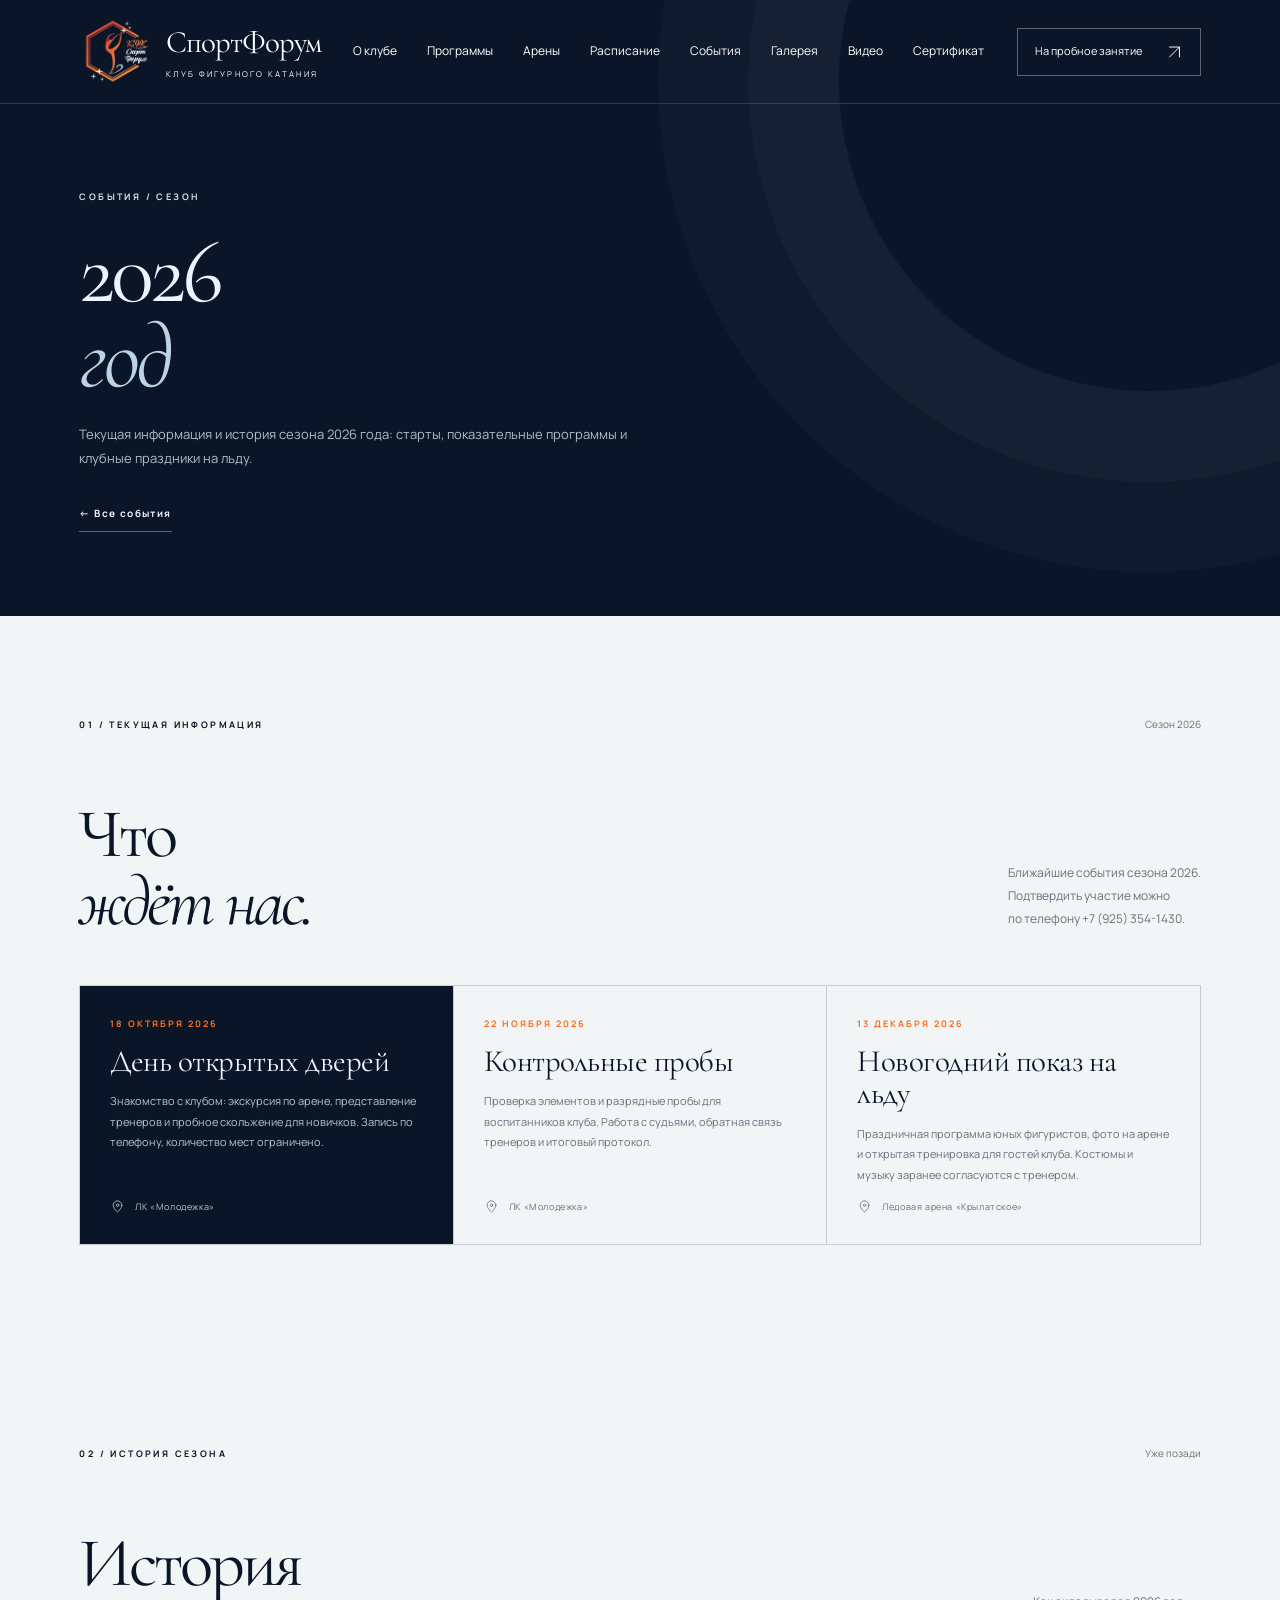
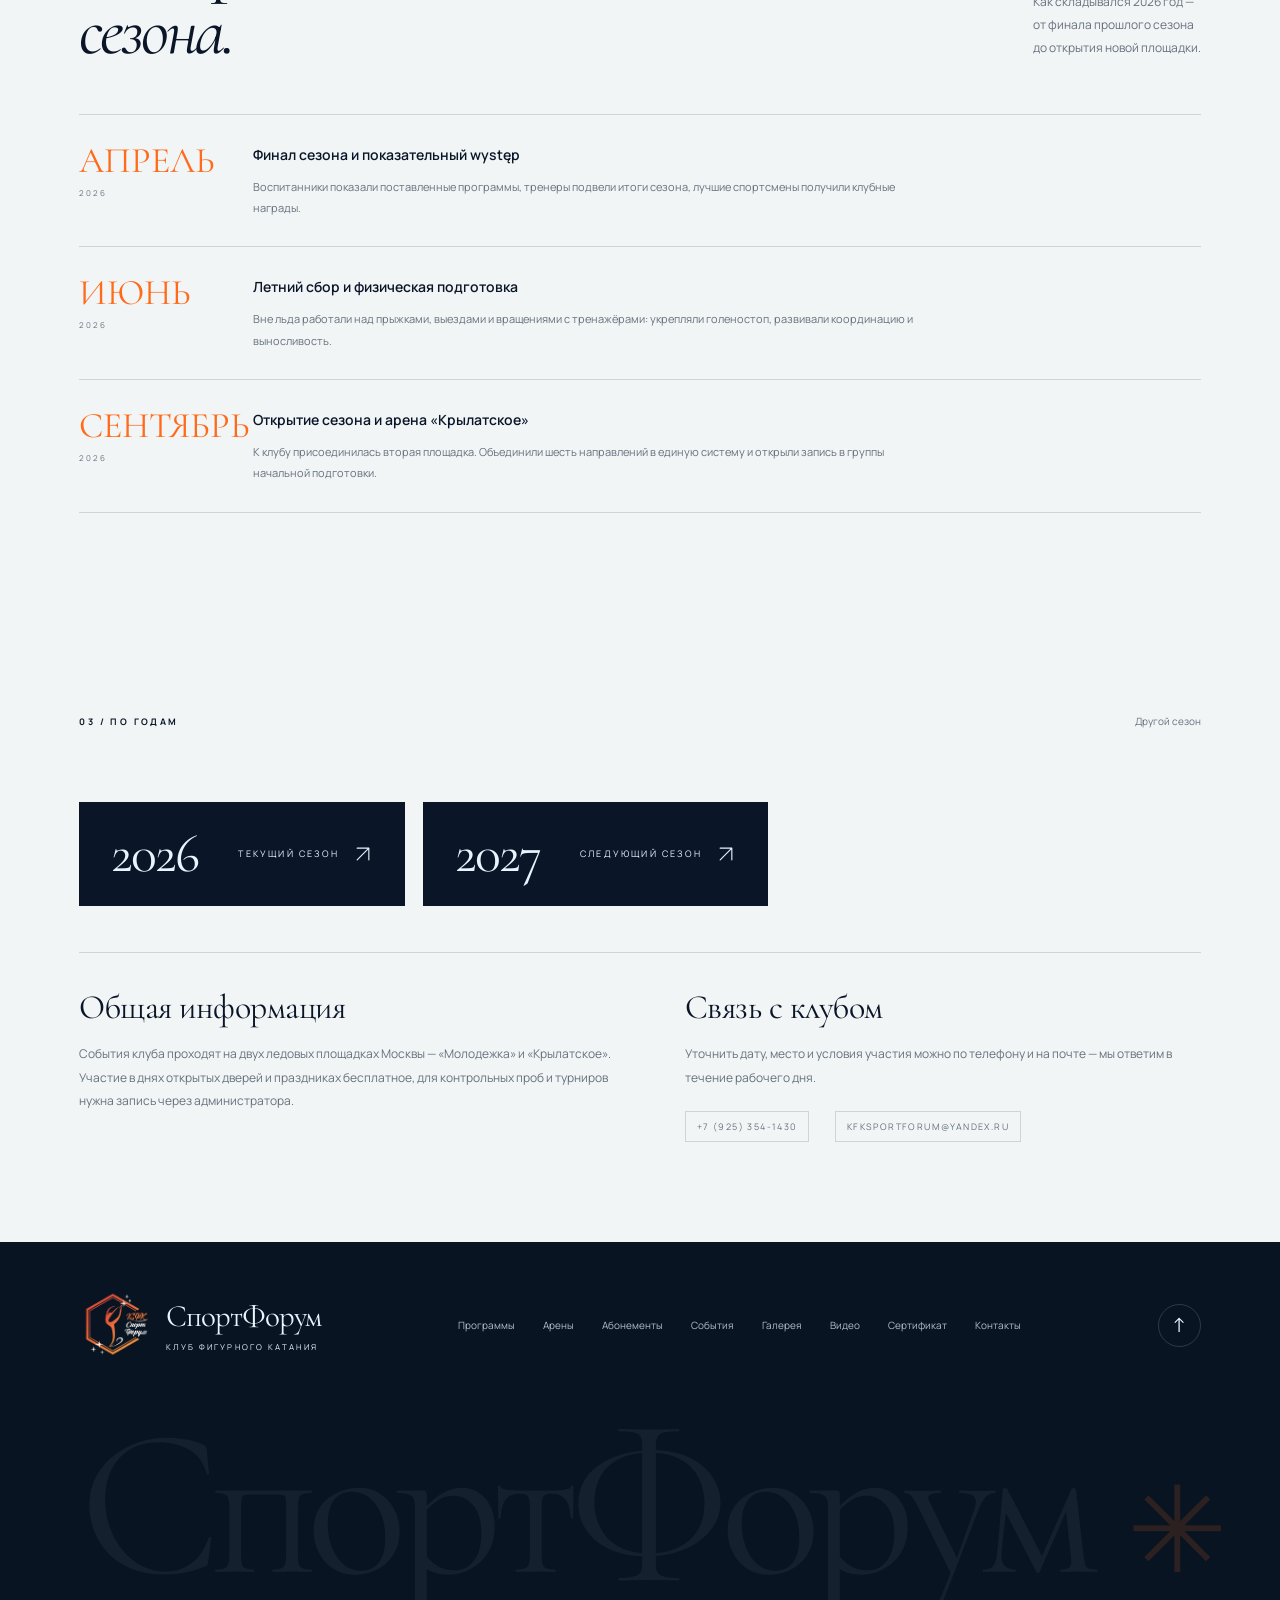
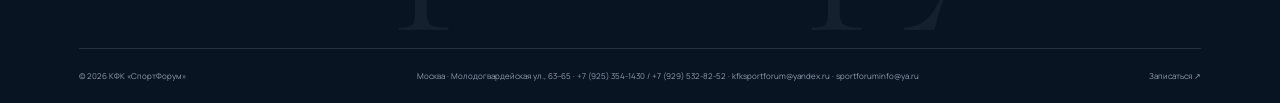
<file: events-2026.html>
<!doctype html>
<html lang="ru">
<head>
<meta charset="utf-8"><meta name="viewport" content="width=device-width,initial-scale=1"><meta name="theme-color" content="#0A1628">
<title>События 2026 — СпортФорум</title>
<meta name="description" content="Сезон 2026 клуба «СпортФорум»: текущая информация о событиях и история сезона.">
<link rel="icon" type="image/png" href="assets/logo.png">
<link rel="stylesheet" href="fonts.css"><link rel="stylesheet" href="styles.css">
</head>
<body>
<a class="skip" href="#current">Перейти к содержимому</a>
<svg class="sprite" xmlns="http://www.w3.org/2000/svg" aria-hidden="true"><defs>
<symbol id="star" viewBox="0 0 48 48"><path d="M24 2v44M5 13l38 22M5 35 43 13M17 6l7 7 7-7M17 42l7-7 7 7M5 21l10-3-2-10M43 27l-10 3 2 10M5 27l10 3-2 10M43 21l-10-3 2-10"/></symbol>
<symbol id="arrow" viewBox="0 0 24 24"><path d="M5 19 19 5M5 5h14v14"/></symbol>
<symbol id="pin" viewBox="0 0 24 24"><path d="M19 10c0 5-7 11-7 11S5 15 5 10a7 7 0 1 1 14 0Z"/><circle cx="12" cy="10" r="2"/></symbol>
</defs></svg>
<header class="header" id="header">
<a class="brand" href="index.html" aria-label="СпортФорум — на главную"><img class="brand-logo" src="assets/logo.png" alt="КФК СпортФорум" width="1250" height="1280"><span>СпортФорум<small>КЛУБ ФИГУРНОГО КАТАНИЯ</small></span></a>
<nav class="desktop-nav" aria-label="Основная навигация"><a href="index.html#about">О клубе</a><a href="index.html#programs">Программы</a><a href="index.html#arenas">Арены</a><a href="prices.html">Расписание</a><a href="events.html" aria-current="page">События</a><a href="gallery.html">Галерея</a><a href="video.html">Видео</a><a href="certificate.html">Сертификат</a></nav>
<a href="index.html#contact" class="header-cta">На пробное занятие <svg><use href="#arrow"/></svg></a>
<button class="menu-toggle" aria-label="Открыть меню" aria-expanded="false" aria-controls="mobile-menu"><span></span><span></span></button>
</header>
<nav id="mobile-menu" class="mobile-menu" aria-label="Мобильная навигация" hidden><a href="index.html#about">О клубе</a><a href="index.html#programs">Программы</a><a href="index.html#arenas">Арены</a><a href="prices.html">Расписание</a><a href="events.html">События</a><a href="gallery.html">Галерея</a><a href="video.html">Видео</a><a href="certificate.html">Сертификат</a><a href="index.html#contact">Записаться ↗</a></nav>
<main>
<section class="sub-hero">
 <span class="eyebrow light">СОБЫТИЯ / СЕЗОН</span>
 <h1>2026<br><em>год</em></h1>
 <p>Текущая информация и история сезона 2026 года: старты, показательные программы и клубные праздники на льду.</p>
 <a class="back-link" href="events.html">← Все события</a>
</section>

<section class="section" id="current">
 <div class="section-top reveal"><span class="eyebrow">01 / ТЕКУЩАЯ ИНФОРМАЦИЯ</span><span class="side-note">Сезон 2026</span></div>
 <div class="section-heading reveal"><h2>Что<br><em>ждёт нас.</em></h2><p>Ближайшие события сезона 2026.<br>Подтвердить участие можно<br>по телефону +7 (925) 354-1430.</p></div>
 <div class="event-list">
  <article class="event-card dark reveal"><span class="event-date">18 ОКТЯБРЯ 2026</span><h3>День открытых дверей</h3><p>Знакомство с клубом: экскурсия по арене, представление тренеров и пробное скольжение для новичков. Запись по телефону, количество мест ограничено.</p><span class="event-place"><svg><use href="#pin"/></svg> ЛК «Молодежка»</span></article>
  <article class="event-card reveal"><span class="event-date">22 НОЯБРЯ 2026</span><h3>Контрольные пробы</h3><p>Проверка элементов и разрядные пробы для воспитанников клуба. Работа с судьями, обратная связь тренеров и итоговый протокол.</p><span class="event-place"><svg><use href="#pin"/></svg> ЛК «Молодежка»</span></article>
  <article class="event-card reveal"><span class="event-date">13 ДЕКАБРЯ 2026</span><h3>Новогодний показ на льду</h3><p>Праздничная программа юных фигуристов, фото на арене и открытая тренировка для гостей клуба. Костюмы и музыку заранее согласуются с тренером.</p><span class="event-place"><svg><use href="#pin"/></svg> Ледовая арена «Крылатское»</span></article>
 </div>
</section>

<section class="section" id="history-2026">
 <div class="section-top reveal"><span class="eyebrow">02 / ИСТОРИЯ СЕЗОНА</span><span class="side-note">Уже позади</span></div>
 <div class="section-heading reveal"><h2>История<br><em>сезона.</em></h2><p>Как складывался 2026 год —<br>от финала прошлого сезона<br>до открытия новой площадки.</p></div>
 <div class="history">
  <article class="reveal"><span class="h-year">АПРЕЛЬ<small>2026</small></span><div><h3>Финал сезона и показательный występ</h3><p>Воспитанники показали поставленные программы, тренеры подвели итоги сезона, лучшие спортсмены получили клубные награды.</p></div></article>
  <article class="reveal"><span class="h-year">ИЮНЬ<small>2026</small></span><div><h3>Летний сбор и физическая подготовка</h3><p>Вне льда работали над прыжками, выездами и вращениями с тренажёрами: укрепляли голеностоп, развивали координацию и выносливость.</p></div></article>
  <article class="reveal"><span class="h-year">СЕНТЯБРЬ<small>2026</small></span><div><h3>Открытие сезона и арена «Крылатское»</h3><p>К клубу присоединилась вторая площадка. Объединили шесть направлений в единую систему и открыли запись в группы начальной подготовки.</p></div></article>
 </div>
</section>

<section class="section" id="years">
 <div class="section-top reveal"><span class="eyebrow">03 / ПО ГОДАМ</span><span class="side-note">Другой сезон</span></div>
 <div class="year-switch reveal">
  <a class="year-btn" href="events-2026.html" aria-current="page"><span class="year-num">2026</span><span class="year-meta">ТЕКУЩИЙ СЕЗОН <svg><use href="#arrow"/></svg></span></a>
  <a class="year-btn" href="events-2027.html"><span class="year-num">2027</span><span class="year-meta">СЛЕДУЮЩИЙ СЕЗОН <svg><use href="#arrow"/></svg></span></a>
 </div>
 <div class="year-info reveal">
  <div>
   <h3>Общая информация</h3>
   <p>События клуба проходят на двух ледовых площадках Москвы — «Молодежка» и «Крылатское». Участие в днях открытых дверей и праздниках бесплатное, для контрольных проб и турниров нужна запись через администратора.</p>
  </div>
  <div>
   <h3>Связь с клубом</h3>
   <p>Уточнить дату, место и условия участия можно по телефону и на почте — мы ответим в течение рабочего дня.</p>
   <div class="facts-line"><span><a href="tel:+79253541430" style="color:inherit">+7 (925) 354-1430</a></span><span><a href="mailto:kfksportforum@yandex.ru" style="color:inherit">KFKSPORTFORUM@YANDEX.RU</a></span></div>
  </div>
 </div>
</section>
</main>
<footer class="footer"><div class="footer-top"><a class="brand" href="index.html"><img class="brand-logo" src="assets/logo.png" alt="КФК СпортФорум" width="1250" height="1280"><span>СпортФорум<small>КЛУБ ФИГУРНОГО КАТАНИЯ</small></span></a><div class="footer-links"><a href="index.html#programs">Программы</a><a href="index.html#arenas">Арены</a><a href="prices.html">Абонементы</a><a href="events.html">События</a><a href="gallery.html">Галерея</a><a href="video.html">Видео</a><a href="certificate.html">Сертификат</a><a href="index.html#contact">Контакты</a></div><a class="back-top" href="#" aria-label="Вернуться наверх">↑</a></div><div class="footer-word" aria-hidden="true">СпортФорум<span>✳</span></div><div class="footer-bottom"><span>© <span id="year">2026</span> КФК «СпортФорум»</span><span>Москва · Молодогвардейская ул., 63–65 · +7 (925) 354-1430 / +7 (929) 532-82-52 · kfksportforum@yandex.ru · sportforuminfo@ya.ru</span><a href="index.html#contact">Записаться ↗</a></div></footer>
<div class="cursor-glow" id="cursor" aria-hidden="true"></div>
<script src="sub.js" defer></script>
</body></html>
</file>
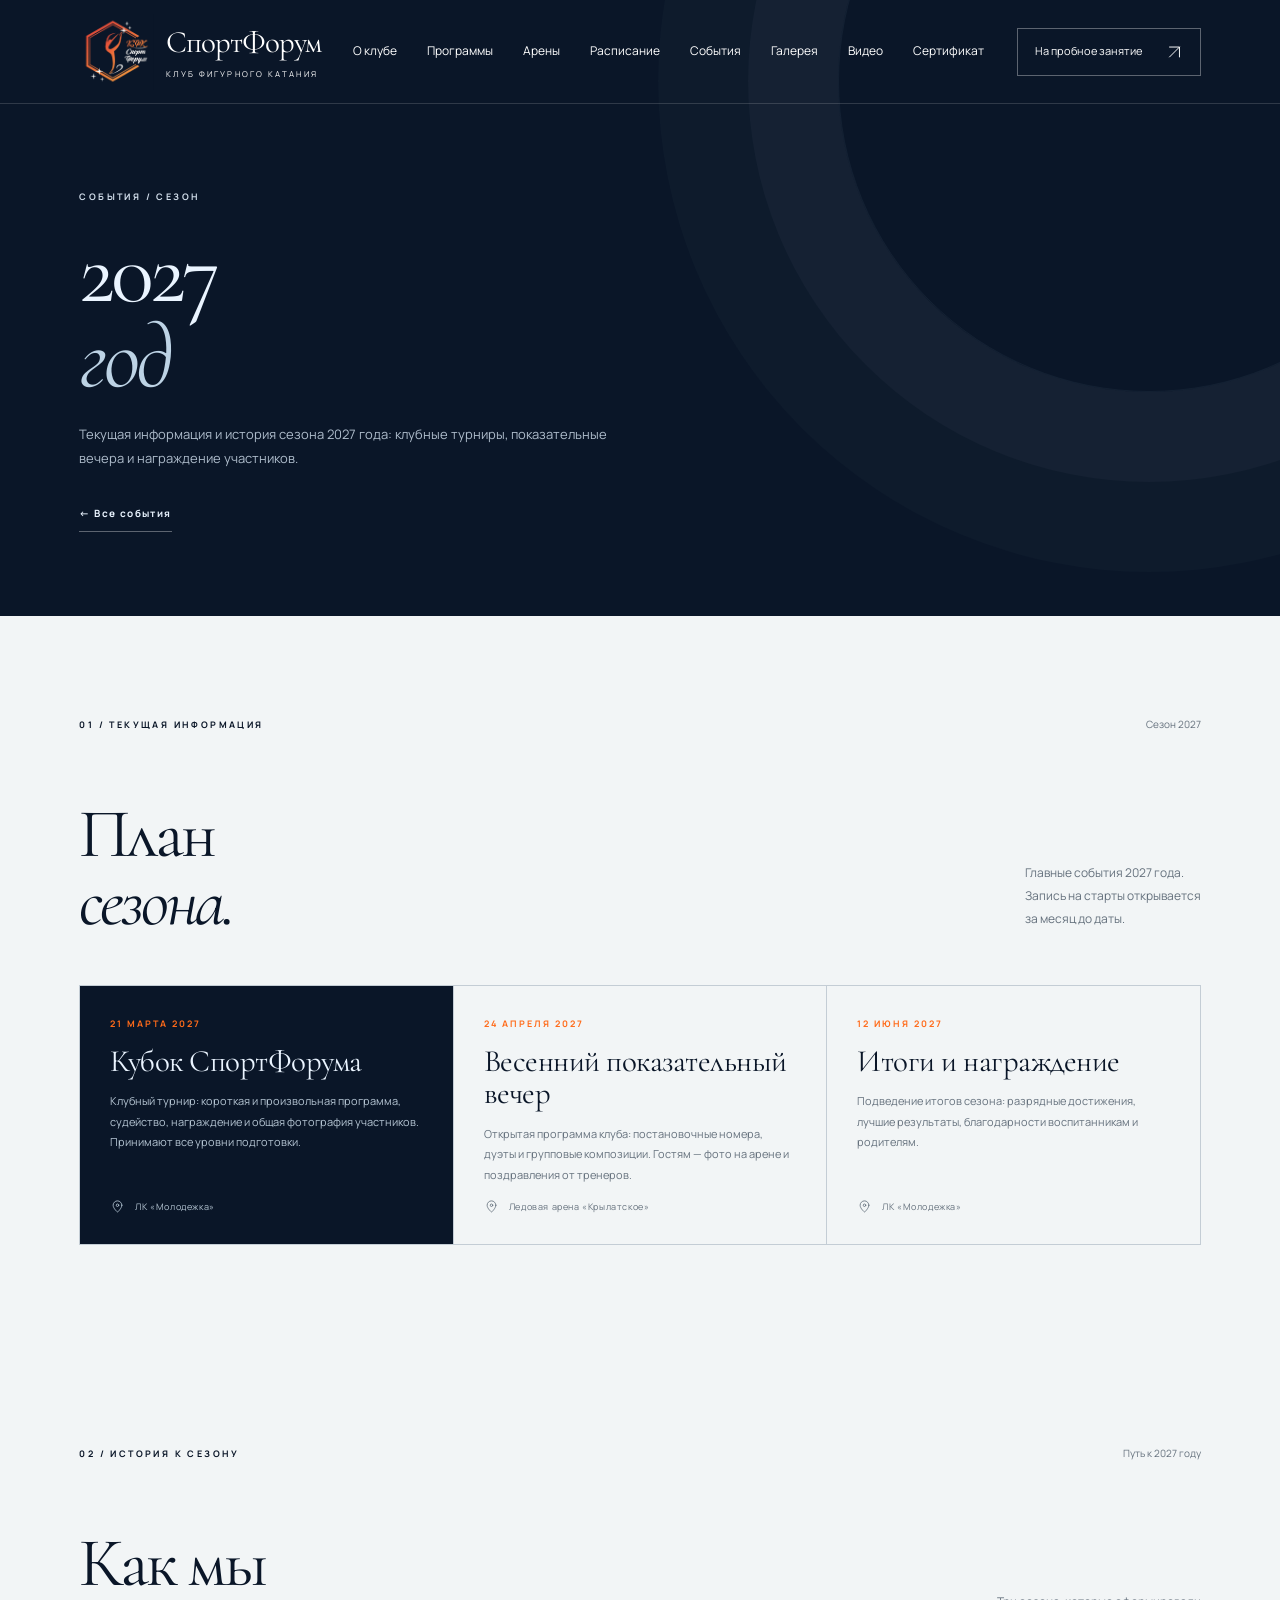
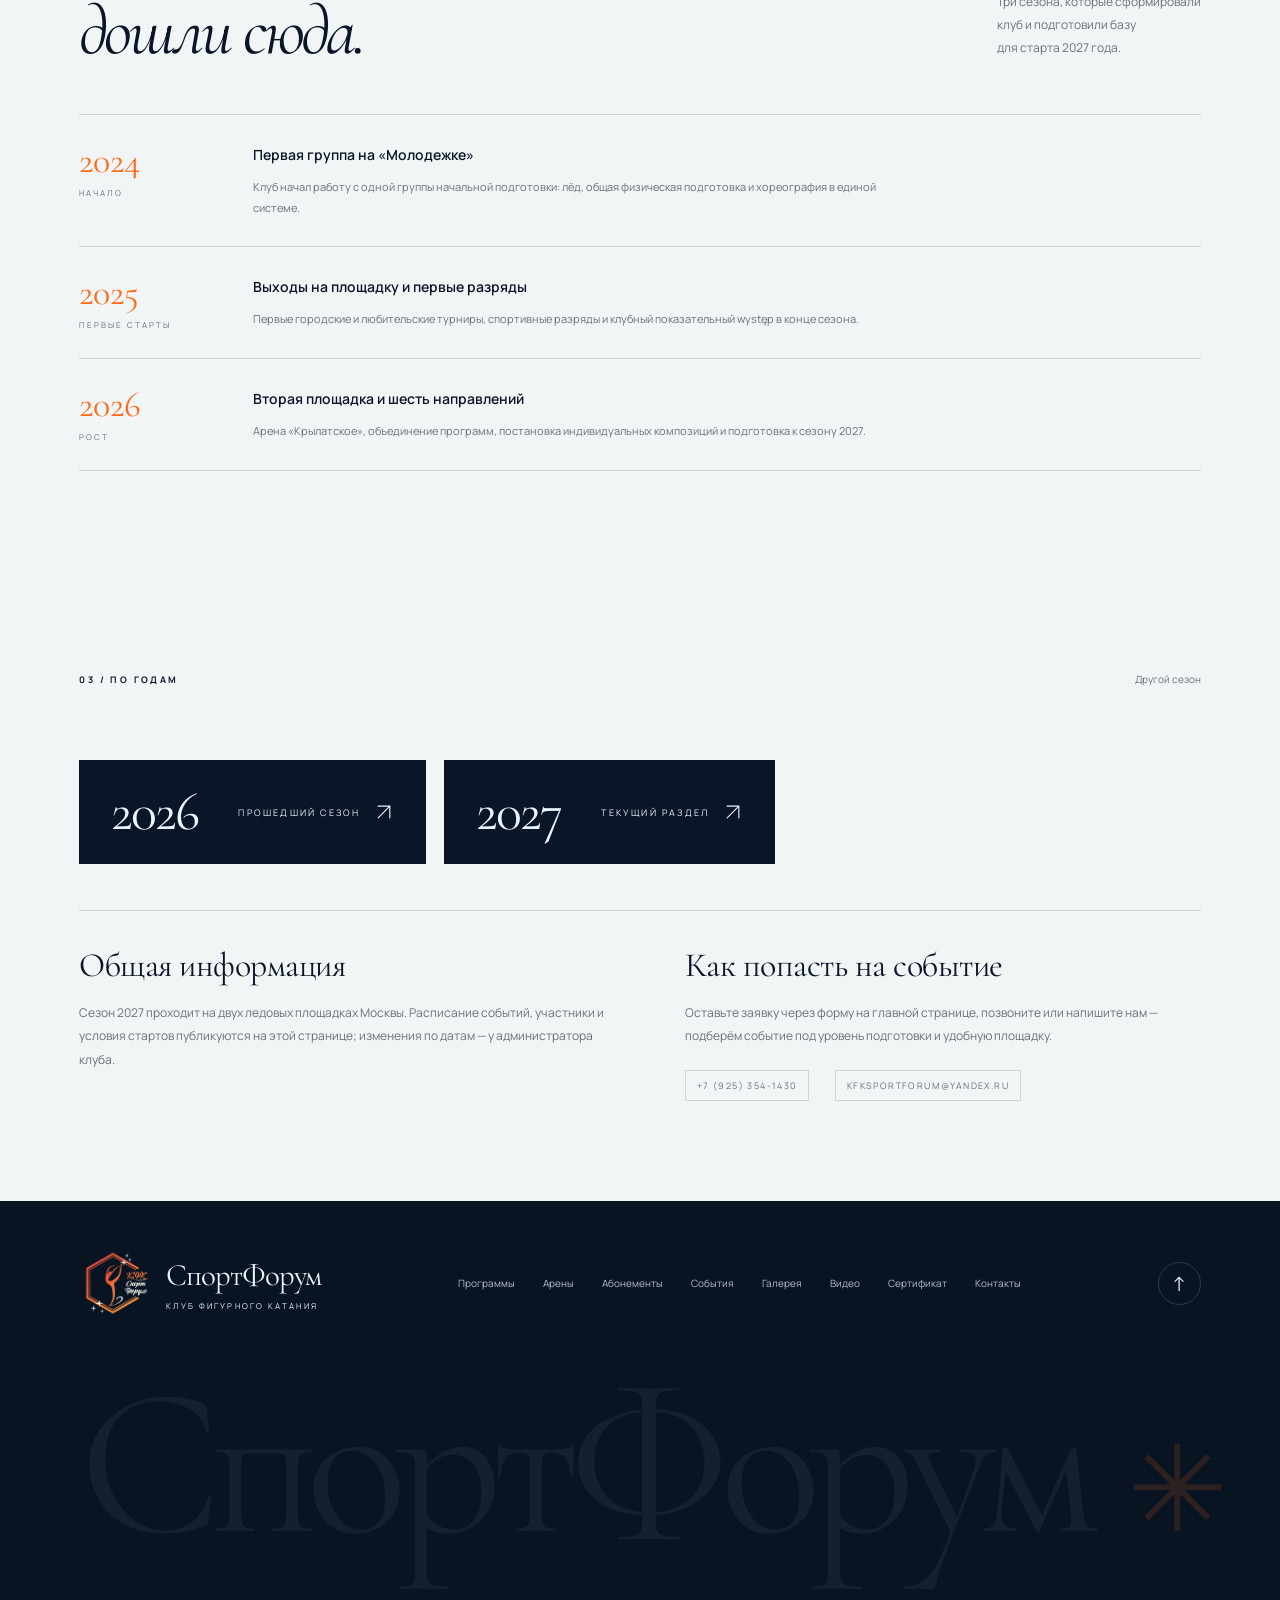
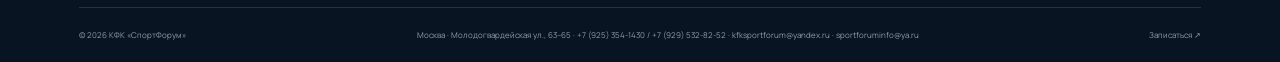
<file: events-2027.html>
<!doctype html>
<html lang="ru">
<head>
<meta charset="utf-8"><meta name="viewport" content="width=device-width,initial-scale=1"><meta name="theme-color" content="#0A1628">
<title>События 2027 — СпортФорум</title>
<meta name="description" content="Сезон 2027 клуба «СпортФорум»: текущая информация о событиях, история и запись на старты.">
<link rel="icon" type="image/png" href="assets/logo.png">
<link rel="stylesheet" href="fonts.css"><link rel="stylesheet" href="styles.css">
</head>
<body>
<a class="skip" href="#current">Перейти к содержимому</a>
<svg class="sprite" xmlns="http://www.w3.org/2000/svg" aria-hidden="true"><defs>
<symbol id="star" viewBox="0 0 48 48"><path d="M24 2v44M5 13l38 22M5 35 43 13M17 6l7 7 7-7M17 42l7-7 7 7M5 21l10-3-2-10M43 27l-10 3 2 10M5 27l10 3-2 10M43 21l-10-3 2-10"/></symbol>
<symbol id="arrow" viewBox="0 0 24 24"><path d="M5 19 19 5M5 5h14v14"/></symbol>
<symbol id="pin" viewBox="0 0 24 24"><path d="M19 10c0 5-7 11-7 11S5 15 5 10a7 7 0 1 1 14 0Z"/><circle cx="12" cy="10" r="2"/></symbol>
</defs></svg>
<header class="header" id="header">
<a class="brand" href="index.html" aria-label="СпортФорум — на главную"><img class="brand-logo" src="assets/logo.png" alt="КФК СпортФорум" width="1250" height="1280"><span>СпортФорум<small>КЛУБ ФИГУРНОГО КАТАНИЯ</small></span></a>
<nav class="desktop-nav" aria-label="Основная навигация"><a href="index.html#about">О клубе</a><a href="index.html#programs">Программы</a><a href="index.html#arenas">Арены</a><a href="prices.html">Расписание</a><a href="events.html" aria-current="page">События</a><a href="gallery.html">Галерея</a><a href="video.html">Видео</a><a href="certificate.html">Сертификат</a></nav>
<a href="index.html#contact" class="header-cta">На пробное занятие <svg><use href="#arrow"/></svg></a>
<button class="menu-toggle" aria-label="Открыть меню" aria-expanded="false" aria-controls="mobile-menu"><span></span><span></span></button>
</header>
<nav id="mobile-menu" class="mobile-menu" aria-label="Мобильная навигация" hidden><a href="index.html#about">О клубе</a><a href="index.html#programs">Программы</a><a href="index.html#arenas">Арены</a><a href="prices.html">Расписание</a><a href="events.html">События</a><a href="gallery.html">Галерея</a><a href="video.html">Видео</a><a href="certificate.html">Сертификат</a><a href="index.html#contact">Записаться ↗</a></nav>
<main>
<section class="sub-hero">
 <span class="eyebrow light">СОБЫТИЯ / СЕЗОН</span>
 <h1>2027<br><em>год</em></h1>
 <p>Текущая информация и история сезона 2027 года: клубные турниры, показательные вечера и награждение участников.</p>
 <a class="back-link" href="events.html">← Все события</a>
</section>

<section class="section" id="current">
 <div class="section-top reveal"><span class="eyebrow">01 / ТЕКУЩАЯ ИНФОРМАЦИЯ</span><span class="side-note">Сезон 2027</span></div>
 <div class="section-heading reveal"><h2>План<br><em>сезона.</em></h2><p>Главные события 2027 года.<br>Запись на старты открывается<br>за месяц до даты.</p></div>
 <div class="event-list">
  <article class="event-card dark reveal"><span class="event-date">21 МАРТА 2027</span><h3>Кубок СпортФорума</h3><p>Клубный турнир: короткая и произвольная программа, судейство, награждение и общая фотография участников. Принимают все уровни подготовки.</p><span class="event-place"><svg><use href="#pin"/></svg> ЛК «Молодежка»</span></article>
  <article class="event-card reveal"><span class="event-date">24 АПРЕЛЯ 2027</span><h3>Весенний показательный вечер</h3><p>Открытая программа клуба: постановочные номера, дуэты и групповые композиции. Гостям — фото на арене и поздравления от тренеров.</p><span class="event-place"><svg><use href="#pin"/></svg> Ледовая арена «Крылатское»</span></article>
  <article class="event-card reveal"><span class="event-date">12 ИЮНЯ 2027</span><h3>Итоги и награждение</h3><p>Подведение итогов сезона: разрядные достижения, лучшие результаты, благодарности воспитанникам и родителям.</p><span class="event-place"><svg><use href="#pin"/></svg> ЛК «Молодежка»</span></article>
 </div>
</section>

<section class="section" id="history-2027">
 <div class="section-top reveal"><span class="eyebrow">02 / ИСТОРИЯ К СЕЗОНУ</span><span class="side-note">Путь к 2027 году</span></div>
 <div class="section-heading reveal"><h2>Как мы<br><em>дошли сюда.</em></h2><p>Три сезона, которые сформировали<br>клуб и подготовили базу<br>для старта 2027 года.</p></div>
 <div class="history">
  <article class="reveal"><span class="h-year">2024<small>НАЧАЛО</small></span><div><h3>Первая группа на «Молодежке»</h3><p>Клуб начал работу с одной группы начальной подготовки: лёд, общая физическая подготовка и хореография в единой системе.</p></div></article>
  <article class="reveal"><span class="h-year">2025<small>ПЕРВЫЕ СТАРТЫ</small></span><div><h3>Выходы на площадку и первые разряды</h3><p>Первые городские и любительские турниры, спортивные разряды и клубный показательный występ в конце сезона.</p></div></article>
  <article class="reveal"><span class="h-year">2026<small>РОСТ</small></span><div><h3>Вторая площадка и шесть направлений</h3><p>Арена «Крылатское», объединение программ, постановка индивидуальных композиций и подготовка к сезону 2027.</p></div></article>
 </div>
</section>

<section class="section" id="years">
 <div class="section-top reveal"><span class="eyebrow">03 / ПО ГОДАМ</span><span class="side-note">Другой сезон</span></div>
 <div class="year-switch reveal">
  <a class="year-btn" href="events-2026.html"><span class="year-num">2026</span><span class="year-meta">ПРОШЕДШИЙ СЕЗОН <svg><use href="#arrow"/></svg></span></a>
  <a class="year-btn" href="events-2027.html" aria-current="page"><span class="year-num">2027</span><span class="year-meta">ТЕКУЩИЙ РАЗДЕЛ <svg><use href="#arrow"/></svg></span></a>
 </div>
 <div class="year-info reveal">
  <div>
   <h3>Общая информация</h3>
   <p>Сезон 2027 проходит на двух ледовых площадках Москвы. Расписание событий, участники и условия стартов публикуются на этой странице; изменения по датам — у администратора клуба.</p>
  </div>
  <div>
   <h3>Как попасть на событие</h3>
   <p>Оставьте заявку через форму на главной странице, позвоните или напишите нам — подберём событие под уровень подготовки и удобную площадку.</p>
   <div class="facts-line"><span><a href="tel:+79253541430" style="color:inherit">+7 (925) 354-1430</a></span><span><a href="mailto:kfksportforum@yandex.ru" style="color:inherit">KFKSPORTFORUM@YANDEX.RU</a></span></div>
  </div>
 </div>
</section>
</main>
<footer class="footer"><div class="footer-top"><a class="brand" href="index.html"><img class="brand-logo" src="assets/logo.png" alt="КФК СпортФорум" width="1250" height="1280"><span>СпортФорум<small>КЛУБ ФИГУРНОГО КАТАНИЯ</small></span></a><div class="footer-links"><a href="index.html#programs">Программы</a><a href="index.html#arenas">Арены</a><a href="prices.html">Абонементы</a><a href="events.html">События</a><a href="gallery.html">Галерея</a><a href="video.html">Видео</a><a href="certificate.html">Сертификат</a><a href="index.html#contact">Контакты</a></div><a class="back-top" href="#" aria-label="Вернуться наверх">↑</a></div><div class="footer-word" aria-hidden="true">СпортФорум<span>✳</span></div><div class="footer-bottom"><span>© <span id="year">2026</span> КФК «СпортФорум»</span><span>Москва · Молодогвардейская ул., 63–65 · +7 (925) 354-1430 / +7 (929) 532-82-52 · kfksportforum@yandex.ru · sportforuminfo@ya.ru</span><a href="index.html#contact">Записаться ↗</a></div></footer>
<div class="cursor-glow" id="cursor" aria-hidden="true"></div>
<script src="sub.js" defer></script>
</body></html>
</file>
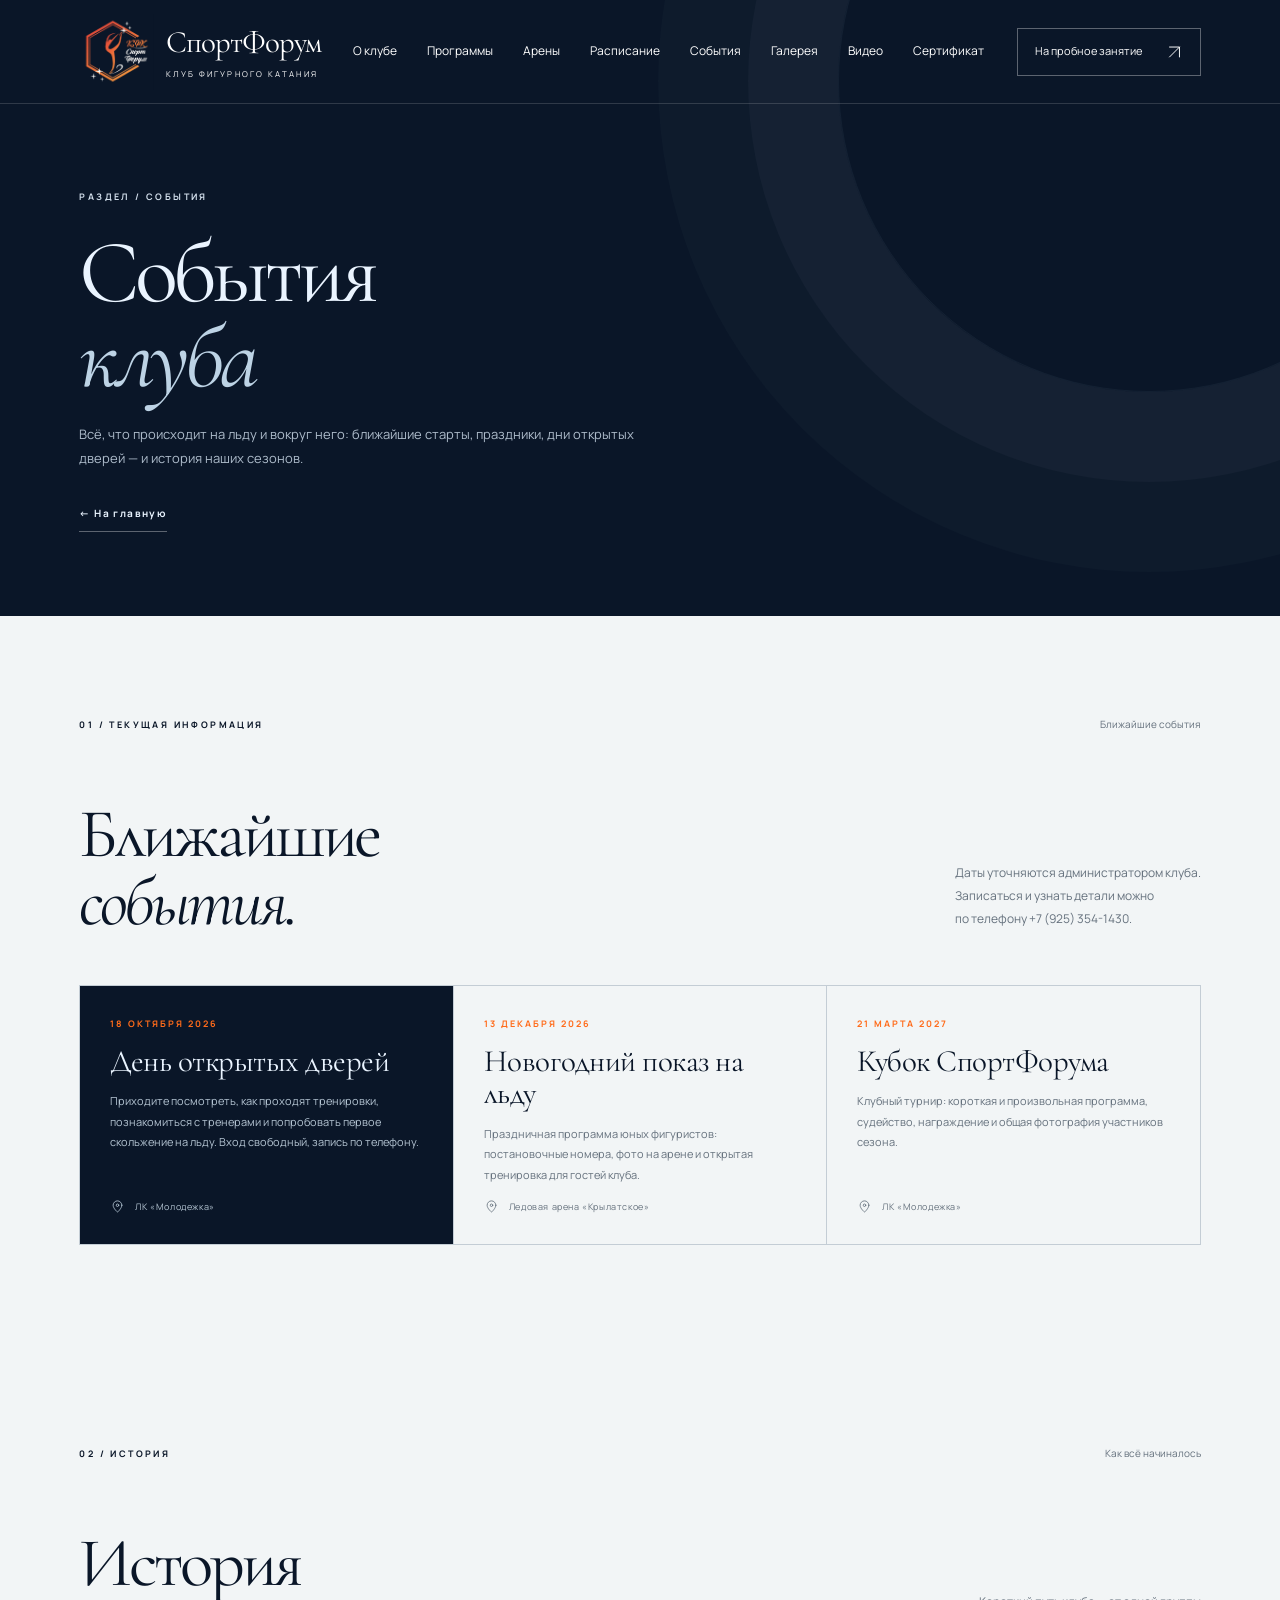
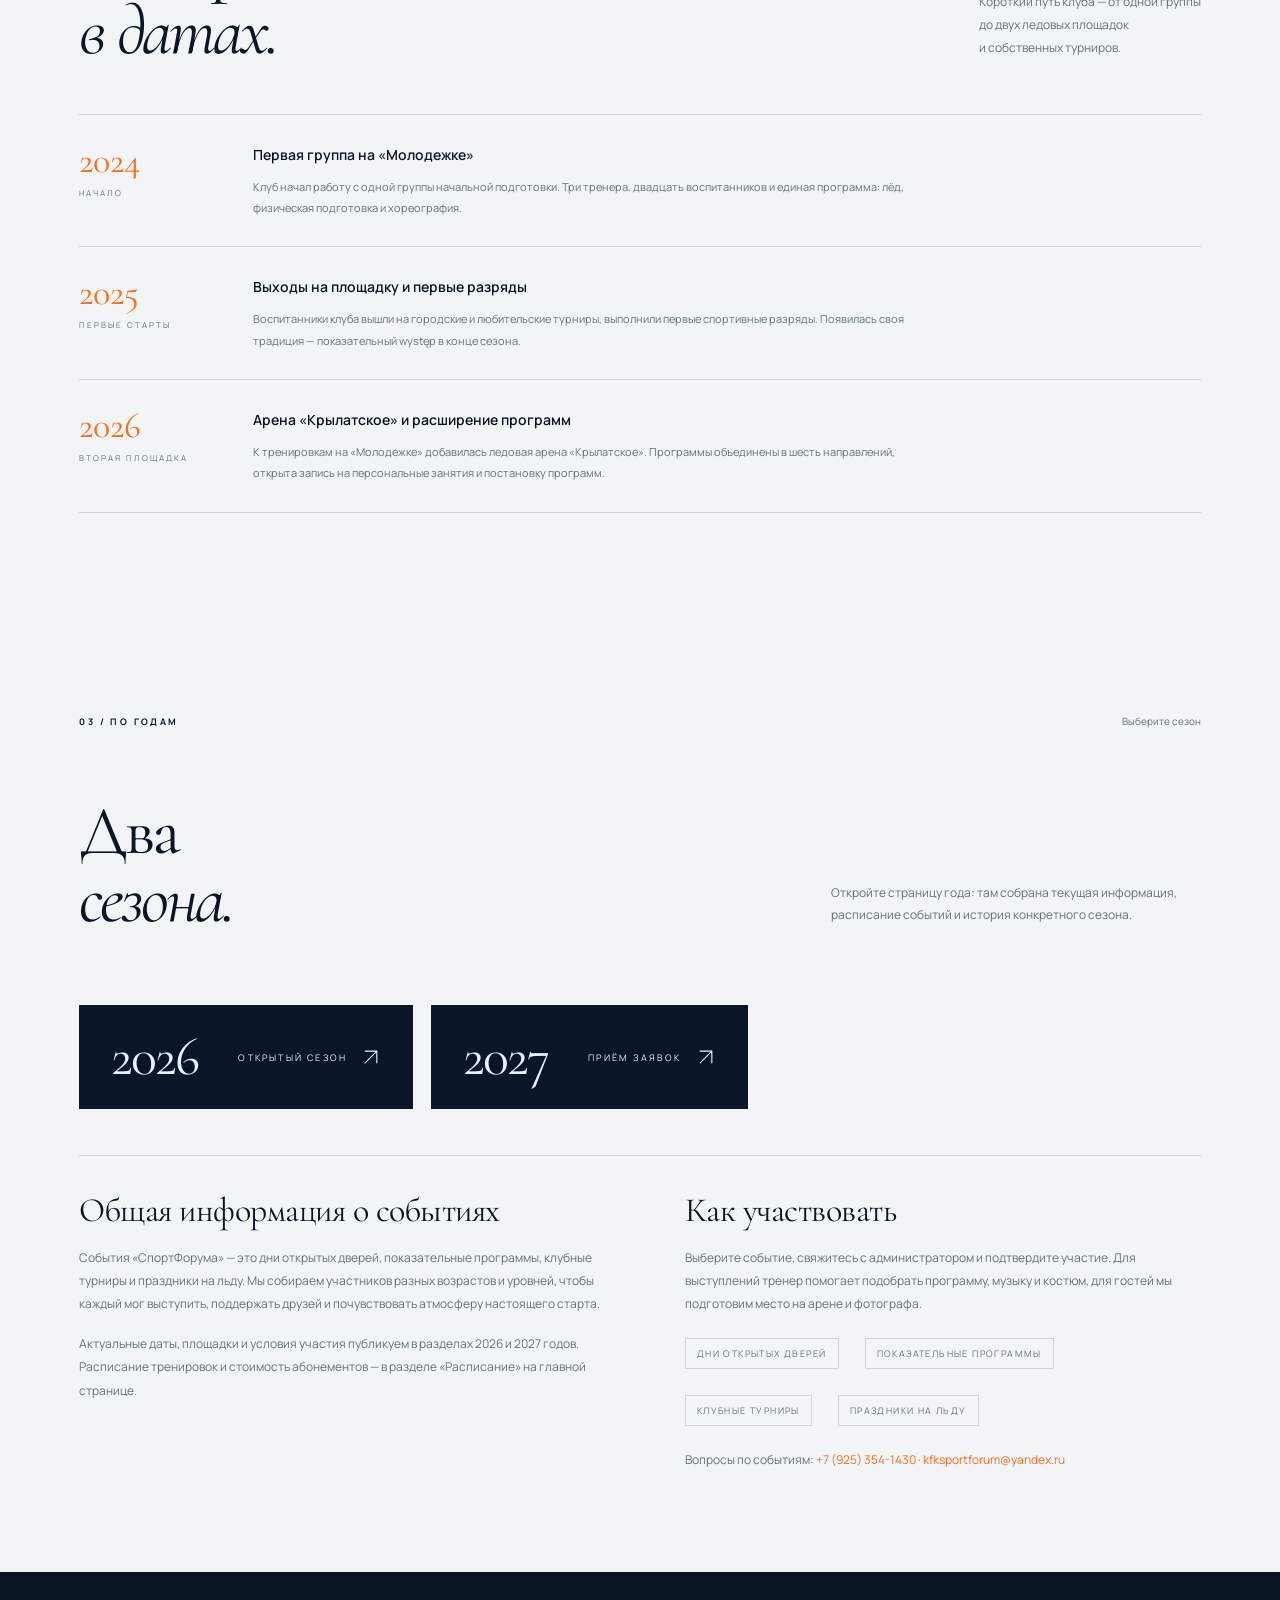
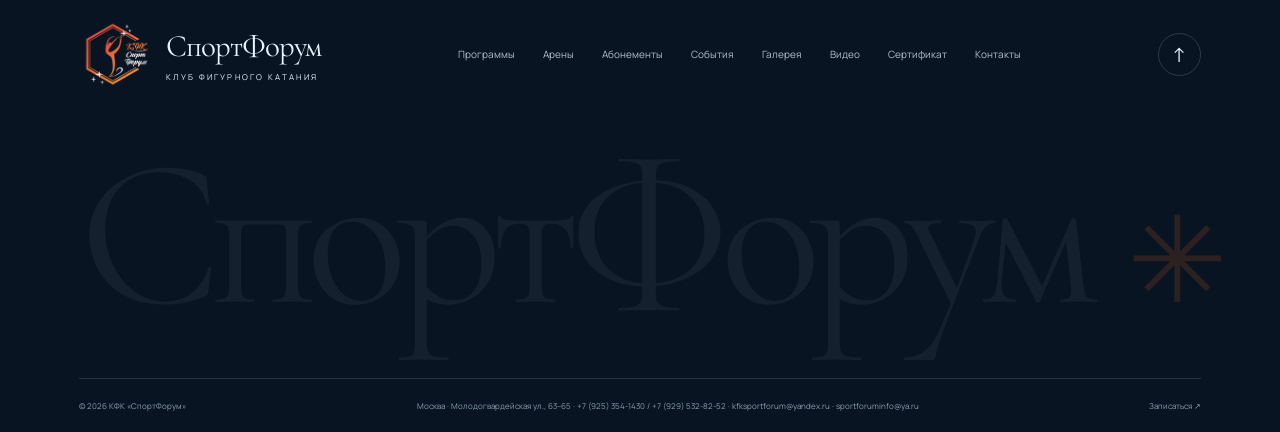
<file: events.html>
<!doctype html>
<html lang="ru">
<head>
<meta charset="utf-8"><meta name="viewport" content="width=device-width,initial-scale=1"><meta name="theme-color" content="#0A1628">
<title>События клуба — СпортФорум</title>
<meta name="description" content="События клуба фигурного катания «СпортФорум»: текущая информация, история сезона и разделы 2026 и 2027 годов.">
<link rel="icon" type="image/png" href="assets/logo.png">
<link rel="stylesheet" href="fonts.css"><link rel="stylesheet" href="styles.css">
</head>
<body>
<a class="skip" href="#events">Перейти к содержимому</a>
<svg class="sprite" xmlns="http://www.w3.org/2000/svg" aria-hidden="true"><defs>
<symbol id="star" viewBox="0 0 48 48"><path d="M24 2v44M5 13l38 22M5 35 43 13M17 6l7 7 7-7M17 42l7-7 7 7M5 21l10-3-2-10M43 27l-10 3 2 10M5 27l10 3-2 10M43 21l-10-3 2-10"/></symbol>
<symbol id="arrow" viewBox="0 0 24 24"><path d="M5 19 19 5M5 5h14v14"/></symbol>
<symbol id="pin" viewBox="0 0 24 24"><path d="M19 10c0 5-7 11-7 11S5 15 5 10a7 7 0 1 1 14 0Z"/><circle cx="12" cy="10" r="2"/></symbol>
</defs></svg>
<header class="header" id="header">
<a class="brand" href="index.html" aria-label="СпортФорум — на главную"><img class="brand-logo" src="assets/logo.png" alt="КФК СпортФорум" width="1250" height="1280"><span>СпортФорум<small>КЛУБ ФИГУРНОГО КАТАНИЯ</small></span></a>
<nav class="desktop-nav" aria-label="Основная навигация"><a href="index.html#about">О клубе</a><a href="index.html#programs">Программы</a><a href="index.html#arenas">Арены</a><a href="prices.html">Расписание</a><a href="events.html" aria-current="page">События</a><a href="gallery.html">Галерея</a><a href="video.html">Видео</a><a href="certificate.html">Сертификат</a></nav>
<a href="index.html#contact" class="header-cta">На пробное занятие <svg><use href="#arrow"/></svg></a>
<button class="menu-toggle" aria-label="Открыть меню" aria-expanded="false" aria-controls="mobile-menu"><span></span><span></span></button>
</header>
<nav id="mobile-menu" class="mobile-menu" aria-label="Мобильная навигация" hidden><a href="index.html#about">О клубе</a><a href="index.html#programs">Программы</a><a href="index.html#arenas">Арены</a><a href="prices.html">Расписание</a><a href="events.html" aria-current="page">События</a><a href="gallery.html">Галерея</a><a href="video.html">Видео</a><a href="certificate.html">Сертификат</a><a href="index.html#contact">Записаться ↗</a></nav>
<main>
<section class="sub-hero">
 <span class="eyebrow light">РАЗДЕЛ / СОБЫТИЯ</span>
 <h1>События<br><em>клуба</em></h1>
 <p>Всё, что происходит на льду и вокруг него: ближайшие старты, праздники, дни открытых дверей — и история наших сезонов.</p>
 <a class="back-link" href="index.html">← На главную</a>
</section>

<section class="section" id="events">
 <div class="section-top reveal"><span class="eyebrow">01 / ТЕКУЩАЯ ИНФОРМАЦИЯ</span><span class="side-note">Ближайшие события</span></div>
 <div class="section-heading reveal"><h2>Ближайшие<br><em>события.</em></h2><p>Даты уточняются администратором клуба.<br>Записаться и узнать детали можно<br>по телефону +7 (925) 354-1430.</p></div>
 <div class="event-list">
  <article class="event-card dark reveal"><span class="event-date">18 ОКТЯБРЯ 2026</span><h3>День открытых дверей</h3><p>Приходите посмотреть, как проходят тренировки, познакомиться с тренерами и попробовать первое скольжение на льду. Вход свободный, запись по телефону.</p><span class="event-place"><svg><use href="#pin"/></svg> ЛК «Молодежка»</span></article>
  <article class="event-card reveal"><span class="event-date">13 ДЕКАБРЯ 2026</span><h3>Новогодний показ на льду</h3><p>Праздничная программа юных фигуристов: постановочные номера, фото на арене и открытая тренировка для гостей клуба.</p><span class="event-place"><svg><use href="#pin"/></svg> Ледовая арена «Крылатское»</span></article>
  <article class="event-card reveal"><span class="event-date">21 МАРТА 2027</span><h3>Кубок СпортФорума</h3><p>Клубный турнир: короткая и произвольная программа, судейство, награждение и общая фотография участников сезона.</p><span class="event-place"><svg><use href="#pin"/></svg> ЛК «Молодежка»</span></article>
 </div>
</section>

<section class="section" id="history">
 <div class="section-top reveal"><span class="eyebrow">02 / ИСТОРИЯ</span><span class="side-note">Как всё начиналось</span></div>
 <div class="section-heading reveal"><h2>История<br><em>в датах.</em></h2><p>Короткий путь клуба — от одной группы<br>до двух ледовых площадок<br>и собственных турниров.</p></div>
 <div class="history">
  <article class="reveal"><span class="h-year">2024<small>НАЧАЛО</small></span><div><h3>Первая группа на «Молодежке»</h3><p>Клуб начал работу с одной группы начальной подготовки. Три тренера, двадцать воспитанников и единая программа: лёд, физическая подготовка и хореография.</p></div></article>
  <article class="reveal"><span class="h-year">2025<small>ПЕРВЫЕ СТАРТЫ</small></span><div><h3>Выходы на площадку и первые разряды</h3><p>Воспитанники клуба вышли на городские и любительские турниры, выполнили первые спортивные разряды. Появилась своя традиция — показательный występ в конце сезона.</p></div></article>
  <article class="reveal"><span class="h-year">2026<small>ВТОРАЯ ПЛОЩАДКА</small></span><div><h3>Арена «Крылатское» и расширение программ</h3><p>К тренировкам на «Молодежке» добавилась ледовая арена «Крылатское». Программы объединены в шесть направлений, открыта запись на персональные занятия и постановку программ.</p></div></article>
 </div>
</section>

<section class="section" id="years">
 <div class="section-top reveal"><span class="eyebrow">03 / ПО ГОДАМ</span><span class="side-note">Выберите сезон</span></div>
 <div class="section-heading reveal"><h2>Два<br><em>сезона.</em></h2><p>Откройте страницу года: там собрана текущая информация, расписание событий и история конкретного сезона.</p></div>
 <div class="year-switch reveal">
  <a class="year-btn" href="events-2026.html"><span class="year-num">2026</span><span class="year-meta">ОТКРЫТЫЙ СЕЗОН <svg><use href="#arrow"/></svg></span></a>
  <a class="year-btn" href="events-2027.html"><span class="year-num">2027</span><span class="year-meta">ПРИЁМ ЗАЯВОК <svg><use href="#arrow"/></svg></span></a>
 </div>
 <div class="year-info reveal">
  <div>
   <h3>Общая информация о событиях</h3>
   <p>События «СпортФорума» — это дни открытых дверей, показательные программы, клубные турниры и праздники на льду. Мы собираем участников разных возрастов и уровней, чтобы каждый мог выступить, поддержать друзей и почувствовать атмосферу настоящего старта.</p>
   <p>Актуальные даты, площадки и условия участия публикуем в разделах 2026 и 2027 годов. Расписание тренировок и стоимость абонементов — в разделе «Расписание» на главной странице.</p>
  </div>
  <div>
   <h3>Как участвовать</h3>
   <p>Выберите событие, свяжитесь с администратором и подтвердите участие. Для выступлений тренер помогает подобрать программу, музыку и костюм, для гостей мы подготовим место на арене и фотографа.</p>
   <div class="facts-line"><span>ДНИ ОТКРЫТЫХ ДВЕРЕЙ</span><span>ПОКАЗАТЕЛЬНЫЕ ПРОГРАММЫ</span><span>КЛУБНЫЕ ТУРНИРЫ</span><span>ПРАЗДНИКИ НА ЛЬДУ</span></div>
   <p style="margin-top:22px">Вопросы по событиям: <a href="tel:+79253541430" style="color:var(--accent)">+7 (925) 354-1430</a> · <a href="mailto:kfksportforum@yandex.ru" style="color:var(--accent)">kfksportforum@yandex.ru</a></p>
  </div>
 </div>
</section>
</main>
<footer class="footer"><div class="footer-top"><a class="brand" href="index.html"><img class="brand-logo" src="assets/logo.png" alt="КФК СпортФорум" width="1250" height="1280"><span>СпортФорум<small>КЛУБ ФИГУРНОГО КАТАНИЯ</small></span></a><div class="footer-links"><a href="index.html#programs">Программы</a><a href="index.html#arenas">Арены</a><a href="prices.html">Абонементы</a><a href="events.html">События</a><a href="gallery.html">Галерея</a><a href="video.html">Видео</a><a href="certificate.html">Сертификат</a><a href="index.html#contact">Контакты</a></div><a class="back-top" href="#" aria-label="Вернуться наверх">↑</a></div><div class="footer-word" aria-hidden="true">СпортФорум<span>✳</span></div><div class="footer-bottom"><span>© <span id="year">2026</span> КФК «СпортФорум»</span><span>Москва · Молодогвардейская ул., 63–65 · +7 (925) 354-1430 / +7 (929) 532-82-52 · kfksportforum@yandex.ru · sportforuminfo@ya.ru</span><a href="index.html#contact">Записаться ↗</a></div></footer>
<div class="cursor-glow" id="cursor" aria-hidden="true"></div>
<script src="sub.js" defer></script>
</body></html>
</file>
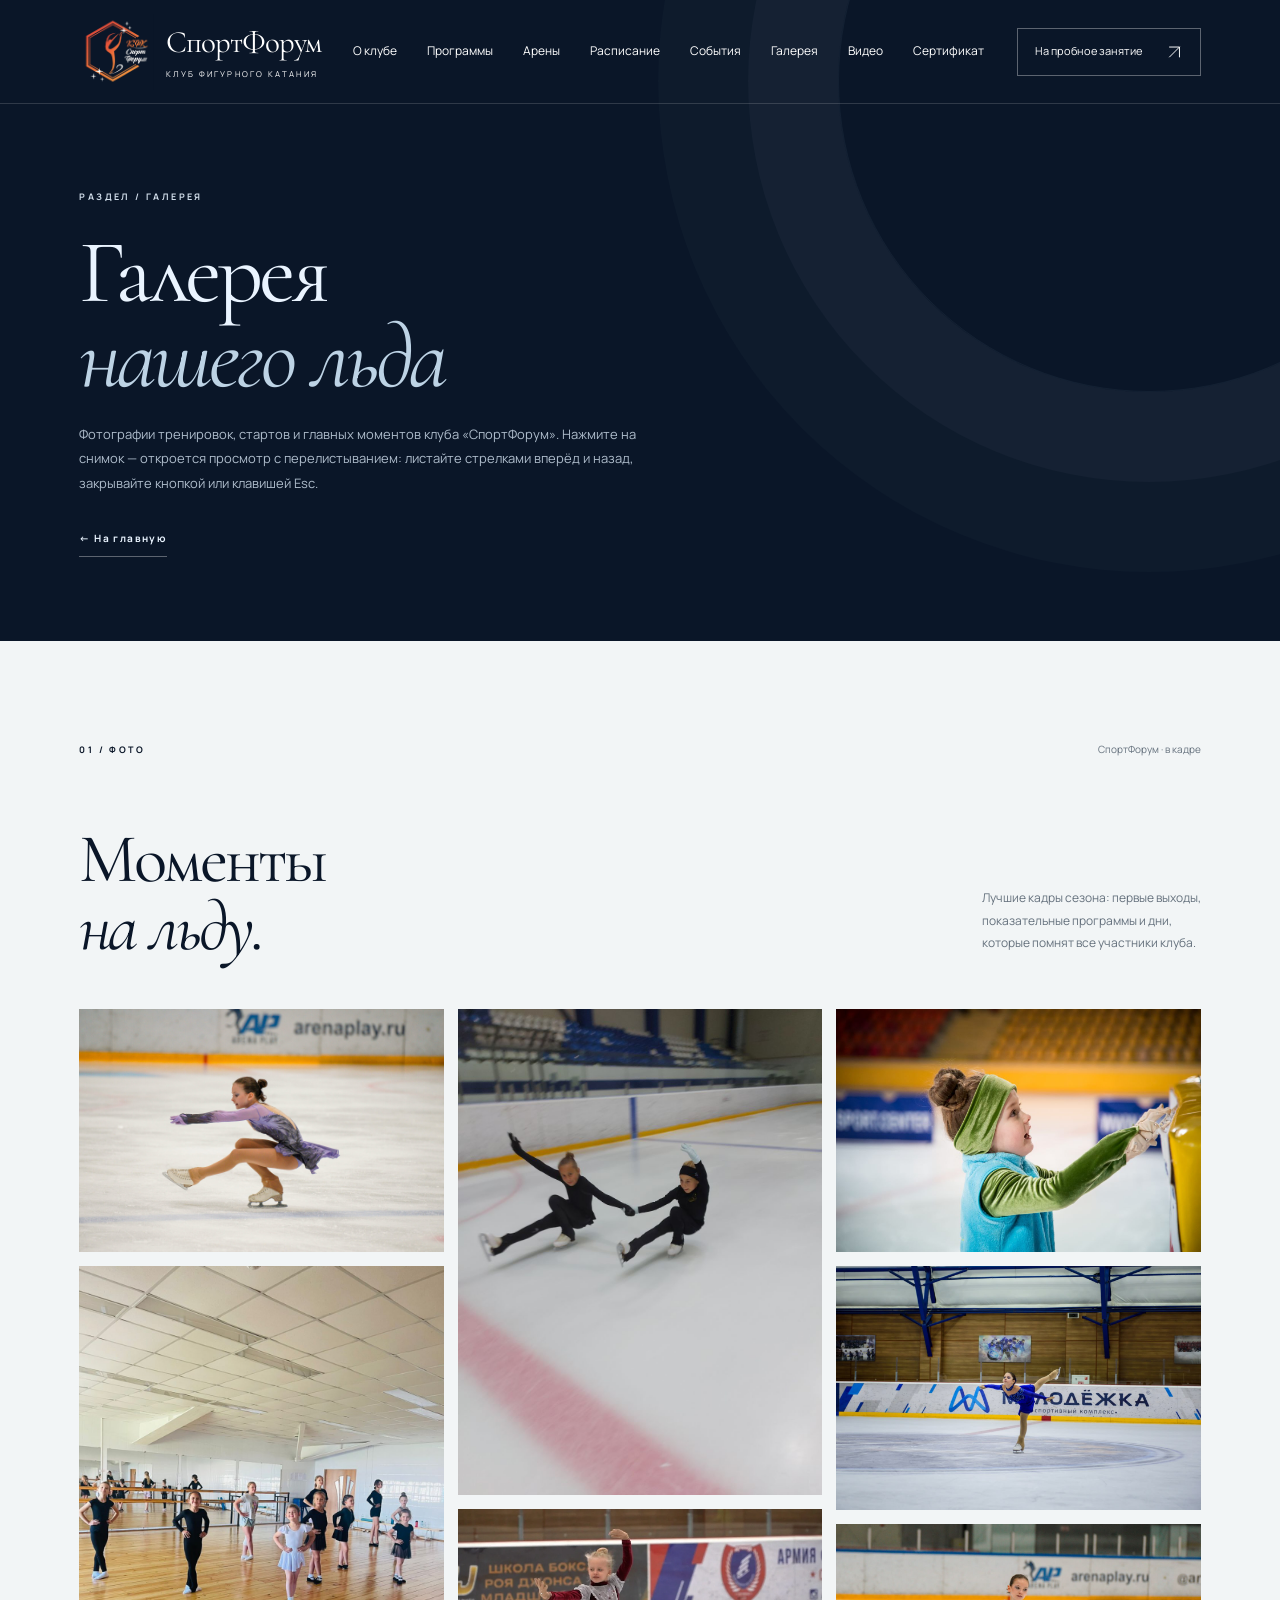
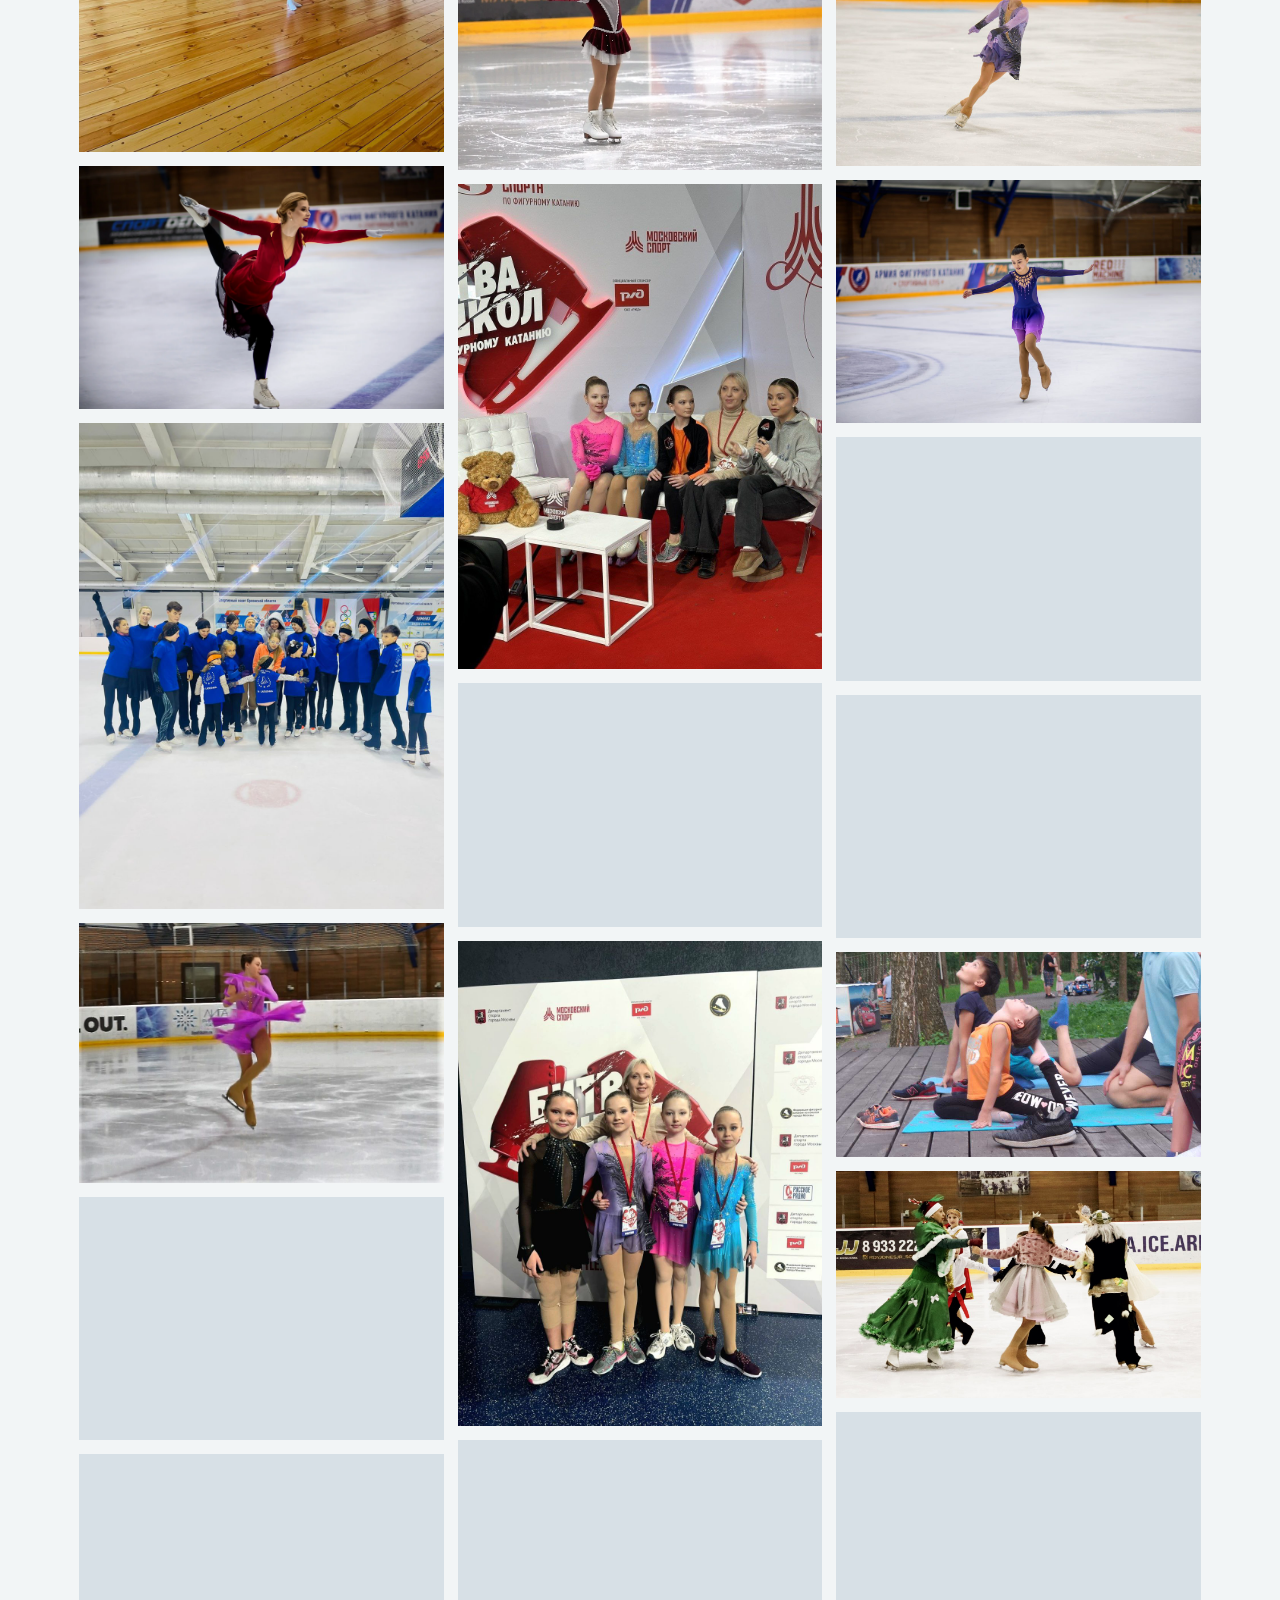
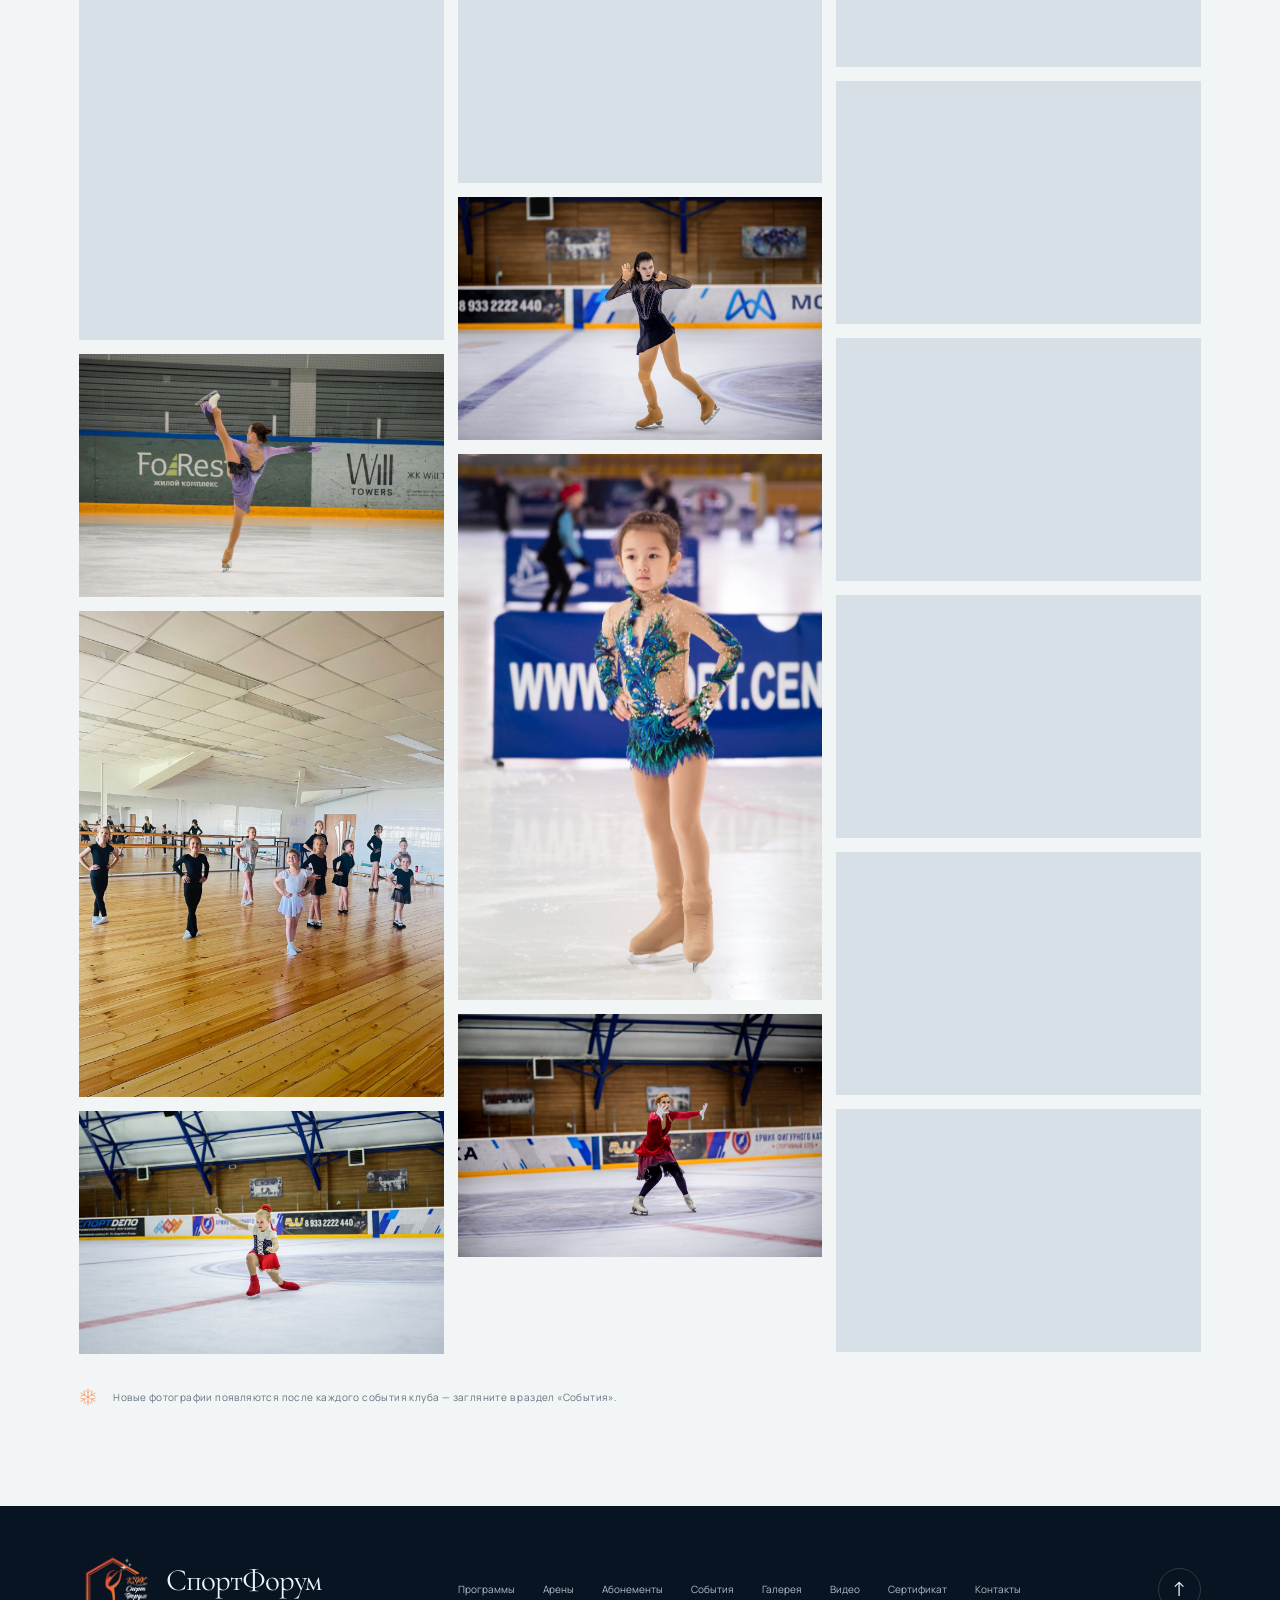
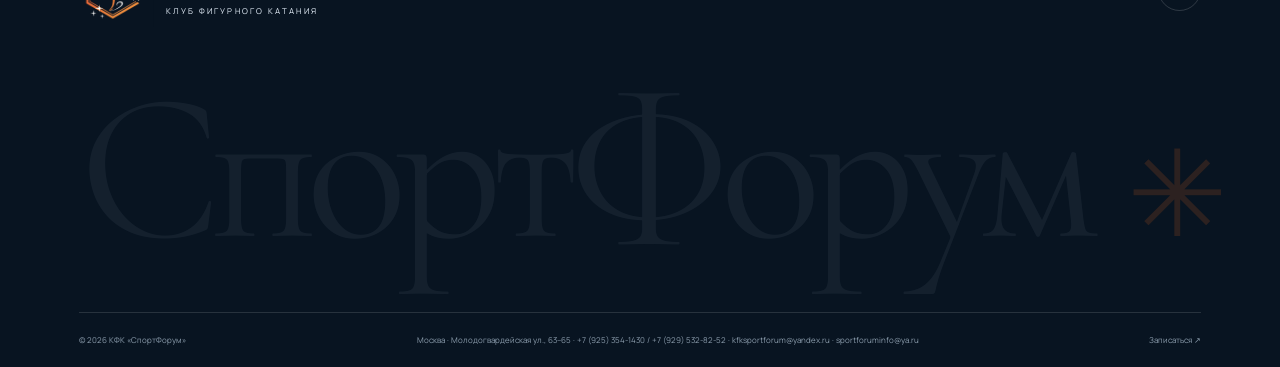
<file: gallery.html>
<!doctype html>
<html lang="ru">
<head>
<meta charset="utf-8"><meta name="viewport" content="width=device-width,initial-scale=1"><meta name="theme-color" content="#0A1628">
<title>Галерея — СпортФорум</title>
<meta name="description" content="Галерея клуба фигурного катания «СпортФорум»: фотографии тренировок, соревнований и главных моментов на льду.">
<link rel="icon" type="image/png" href="assets/logo.png">
<link rel="preload" href="assets/skater-girl.jpg" as="image" fetchpriority="high"><link rel="stylesheet" href="fonts.css"><link rel="stylesheet" href="styles.css">
</head>
<body>
<a class="skip" href="#photos">Перейти к содержимому</a>
<svg class="sprite" xmlns="http://www.w3.org/2000/svg" aria-hidden="true"><defs>
<symbol id="star" viewBox="0 0 48 48"><path d="M24 2v44M5 13l38 22M5 35 43 13M17 6l7 7 7-7M17 42l7-7 7 7M5 21l10-3-2-10M43 27l-10 3 2 10M5 27l10 3-2 10M43 21l-10-3 2-10"/></symbol>
<symbol id="arrow" viewBox="0 0 24 24"><path d="M5 19 19 5M5 5h14v14"/></symbol>
<symbol id="pin" viewBox="0 0 24 24"><path d="M19 10c0 5-7 11-7 11S5 15 5 10a7 7 0 1 1 14 0Z"/><circle cx="12" cy="10" r="2"/></symbol>
</defs></svg>
<header class="header" id="header">
<a class="brand" href="index.html" aria-label="СпортФорум — на главную"><img class="brand-logo" src="assets/logo.png" alt="КФК СпортФорум" width="1250" height="1280"><span>СпортФорум<small>КЛУБ ФИГУРНОГО КАТАНИЯ</small></span></a>
<nav class="desktop-nav" aria-label="Основная навигация"><a href="index.html#about">О клубе</a><a href="index.html#programs">Программы</a><a href="index.html#arenas">Арены</a><a href="prices.html">Расписание</a><a href="events.html">События</a><a href="gallery.html" aria-current="page">Галерея</a><a href="video.html">Видео</a><a href="certificate.html">Сертификат</a></nav>
<a href="index.html#contact" class="header-cta">На пробное занятие <svg><use href="#arrow"/></svg></a>
<button class="menu-toggle" aria-label="Открыть меню" aria-expanded="false" aria-controls="mobile-menu"><span></span><span></span></button>
</header>
<nav id="mobile-menu" class="mobile-menu" aria-label="Мобильная навигация" hidden><a href="index.html#about">О клубе</a><a href="index.html#programs">Программы</a><a href="index.html#arenas">Арены</a><a href="prices.html">Расписание</a><a href="events.html">События</a><a href="gallery.html" aria-current="page">Галерея</a><a href="video.html">Видео</a><a href="certificate.html">Сертификат</a><a href="index.html#contact">Записаться ↗</a></nav>
<main>
<section class="sub-hero">
 <span class="eyebrow light">РАЗДЕЛ / ГАЛЕРЕЯ</span>
 <h1>Галерея<br><em>нашего льда</em></h1>
 <p>Фотографии тренировок, стартов и главных моментов клуба «СпортФорум». Нажмите на снимок — откроется просмотр с перелистыванием: листайте стрелками вперёд и назад, закрывайте кнопкой или клавишей Esc.</p>
 <a class="back-link" href="index.html">← На главную</a>
</section>
<section class="section" id="photos">
 <div class="section-top reveal"><span class="eyebrow">01 / ФОТО</span><span class="side-note">СпортФорум · в кадре</span></div>
 <div class="section-heading reveal"><h2>Моменты<br><em>на льду.</em></h2><p>Лучшие кадры сезона: первые выходы,<br>показательные программы и дни,<br>которые помнят все участники клуба.</p></div>
 <div class="gallery-grid">
  <figure class="gallery-item reveal"><img src="assets/skater-girl.jpg" width="1680" height="1120" alt="Юная фигуристка в позе на льду" loading="lazy" decoding="async"><figcaption>ЮНАЯ ФИГУРИСТКА · ОТРАБОТКА ЭЛЕМЕНТА</figcaption><a class="open-photo" href="assets/skater-girl.jpg" data-lightbox="gallery" aria-label="Открыть фото в полном размере"></a></figure>
  <figure class="gallery-item reveal"><img src="assets/gal-16.jpg" width="960" height="1280" alt="Спортсменки разминаются у борта перед стартом" loading="lazy" decoding="async"><figcaption>ПЕРЕД СТАРТОМ · РАЗМИНКА У БОРТА</figcaption><a class="open-photo" href="assets/gal-16.jpg" data-lightbox="gallery" aria-label="Открыть фото в полном размере"></a></figure>
  <figure class="gallery-item reveal"><img src="assets/photo-04.webp" width="1680" height="1121" alt="Фигуристка в красном костюме выполняет спираль" loading="lazy" decoding="async"><figcaption>СПИРАЛЬ · ГИБКОСТЬ И БАЛАНС</figcaption><a class="open-photo" href="assets/photo-04.webp" data-lightbox="gallery" aria-label="Открыть фото в полном размере"></a></figure>
  <figure class="gallery-item reveal"><img src="assets/gal-17.jpg" width="960" height="1280" alt="Трое юных фигуристов отрабатывают синхронное катание" loading="lazy" decoding="async"><figcaption>СИНХРОННОЕ КАТАНИЕ · ОТРАБОТКА</figcaption><a class="open-photo" href="assets/gal-17.jpg" data-lightbox="gallery" aria-label="Открыть фото в полном размере"></a></figure>
  <figure class="gallery-item reveal"><img src="assets/photo-01.jpg" width="940" height="671" alt="Юная фигуристка в розовом костюме на тренировке" loading="lazy" decoding="async"><figcaption>ВРАЩЕНИЕ · ТРЕНИРОВКА НА ЛЬДУ</figcaption><a class="open-photo" href="assets/photo-01.jpg" data-lightbox="gallery" aria-label="Открыть фото в полном размере"></a></figure>
  <figure class="gallery-item reveal"><img src="assets/gal-04.jpg" width="1280" height="854" alt="Портрет юной фигуристки в белом костюме на льду" loading="lazy" decoding="async"><figcaption>ЮНАЯ ФИГУРИСТКА · ПОРТРЕТ НА ЛЬДУ</figcaption><a class="open-photo" href="assets/gal-04.jpg" data-lightbox="gallery" aria-label="Открыть фото в полном размере"></a></figure>
  <figure class="gallery-item reveal"><img src="assets/gal-18.jpg" width="768" height="1024" alt="Команда клуба у борта в тренировочный день" loading="lazy" decoding="async"><figcaption>КОМАНДНЫЙ ЗАХОД · ТРЕНИРОВОЧНЫЙ ДЕНЬ</figcaption><a class="open-photo" href="assets/gal-18.jpg" data-lightbox="gallery" aria-label="Открыть фото в полном размере"></a></figure>
  <figure class="gallery-item reveal"><img src="assets/photo-07.webp" width="1280" height="853" alt="Фигуристка в фиолетовом костюме выполняет спираль на льду" loading="lazy" decoding="async"><figcaption>ЭЛЕМЕНТ · ПОКАЗАТЕЛЬНАЯ ПРОГРАММА</figcaption><a class="open-photo" href="assets/photo-07.webp" data-lightbox="gallery" aria-label="Открыть фото в полном размере"></a></figure>
  <figure class="gallery-item reveal"><img src="assets/photo-06.webp" width="1200" height="1600" alt="Занятие хореографией в зале" loading="lazy" decoding="async"><figcaption>ХОРЕОГРАФИЯ · ЗАНЯТИЕ В ЗАЛЕ</figcaption><a class="open-photo" href="assets/photo-06.webp" data-lightbox="gallery" aria-label="Открыть фото в полном размере"></a></figure>
  <figure class="gallery-item reveal"><img src="assets/gal-02.jpg" width="1280" height="854" alt="Фигуристка в красно-чёрном костюме в финальной позе" loading="lazy" decoding="async"><figcaption>ФИНАЛЬНАЯ ПОЗА · ПОКАЗАТЕЛЬНАЯ ПРОГРАММА</figcaption><a class="open-photo" href="assets/gal-02.jpg" data-lightbox="gallery" aria-label="Открыть фото в полном размере"></a></figure>
  <figure class="gallery-item reveal"><img src="assets/gal-20.jpg" width="960" height="1280" alt="Дети на занятии общей физической подготовки в зале" loading="lazy" decoding="async"><figcaption>ОФП · ПОДГОТОВКА В ЗАЛЕ</figcaption><a class="open-photo" href="assets/gal-20.jpg" data-lightbox="gallery" aria-label="Открыть фото в полном размере"></a></figure>
  <figure class="gallery-item reveal"><img src="assets/photo-03.webp" width="1289" height="921" alt="Юная фигуристка в красно-чёрном костюме на льду" loading="lazy" decoding="async"><figcaption>УВЕРЕННОСТЬ · ЮНАЯ ФИГУРИСТКА</figcaption><a class="open-photo" href="assets/photo-03.webp" data-lightbox="gallery" aria-label="Открыть фото в полном размере"></a></figure>
  <figure class="gallery-item reveal"><img src="assets/gal-21.jpg" width="960" height="1280" alt="Командное фото с кубками на финале сезона" loading="lazy" decoding="async"><figcaption>ФИНАЛ · КОМАНДНЫЙ ЗАХОД</figcaption><a class="open-photo" href="assets/gal-21.jpg" data-lightbox="gallery" aria-label="Открыть фото в полном размере"></a></figure>
  <figure class="gallery-item reveal"><img src="assets/gal-05.jpg" width="1280" height="854" alt="Девочка в красно-белом костюме у борта арены Молодёжка" loading="lazy" decoding="async"><figcaption>ПЕРЕД ВЫХОДОМ · БОРТ АРЕНЫ «МОЛОДЁЖКА»</figcaption><a class="open-photo" href="assets/gal-05.jpg" data-lightbox="gallery" aria-label="Открыть фото в полном размере"></a></figure>
  <figure class="gallery-item reveal"><img src="assets/gal-22.jpg" width="960" height="1280" alt="Юные фигуристки в ярких костюмах на празднике клуба" loading="lazy" decoding="async"><figcaption>ФЕСТИВАЛЬ · КОСТЮМЫ И НАСТРОЕНИЕ</figcaption><a class="open-photo" href="assets/gal-22.jpg" data-lightbox="gallery" aria-label="Открыть фото в полном размере"></a></figure>
  <figure class="gallery-item reveal"><img src="assets/photo-02.jpg" width="1485" height="1396" alt="Тренер помогает малышу кататься на льду с конусами" loading="lazy" decoding="async"><figcaption>ПЕРВЫЕ ШАГИ · ОБУЧЕНИЕ КАТАНИЮ</figcaption><a class="open-photo" href="assets/photo-02.jpg" data-lightbox="gallery" aria-label="Открыть фото в полном размере"></a></figure>
  <figure class="gallery-item reveal"><img src="assets/gal-07.jpg" width="1280" height="854" alt="Фигуристка в чёрном костюме отрабатывает элемент" loading="lazy" decoding="async"><figcaption>ЭЛЕМЕНТ · ОТРАБОТКА ПРОГРАММЫ</figcaption><a class="open-photo" href="assets/gal-07.jpg" data-lightbox="gallery" aria-label="Открыть фото в полном размере"></a></figure>
  <figure class="gallery-item reveal"><img src="assets/gal-23.jpg" width="854" height="1280" alt="Юная фигуристка в зелёном костюме на показательном выступлении" loading="lazy" decoding="async"><figcaption>ДЕБЮТ · ПОКАЗАТЕЛЬНАЯ ПРОГРАММА</figcaption><a class="open-photo" href="assets/gal-23.jpg" data-lightbox="gallery" aria-label="Открыть фото в полном размере"></a></figure>
  <figure class="gallery-item reveal"><img src="assets/gal-08.jpg" width="1280" height="854" alt="Фигуристка в бордовом платье выставляет ногу на льду" loading="lazy" decoding="async"><figcaption>ВЫСТАВЛЕНИЕ НОГИ · БАЛАНС</figcaption><a class="open-photo" href="assets/gal-08.jpg" data-lightbox="gallery" aria-label="Открыть фото в полном размере"></a></figure>
  <figure class="gallery-item reveal"><img src="assets/gal-24.jpg" width="1280" height="854" alt="Маленькая девочка в зелёной шапочке держится за борт" loading="lazy" decoding="async"><figcaption>ПЕРВЫЕ ШАГИ · САМОЕ НАЧАЛО</figcaption><a class="open-photo" href="assets/gal-24.jpg" data-lightbox="gallery" aria-label="Открыть фото в полном размере"></a></figure>
  <figure class="gallery-item reveal"><img src="assets/gal-13.jpg" width="1280" height="854" alt="Занятие общей физической подготовкой в зале" loading="lazy" decoding="async"><figcaption>ОФП · ТРЕНИРОВКА В ЗАЛЕ</figcaption><a class="open-photo" href="assets/gal-13.jpg" data-lightbox="gallery" aria-label="Открыть фото в полном размере"></a></figure>
  <figure class="gallery-item reveal"><img src="assets/gal-01.jpg" width="1280" height="853" alt="Фигуристка в лиловом костюме на арене Молодёжка" loading="lazy" decoding="async"><figcaption>ТРЕНИРОВКА · АРЕНА «МОЛОДЁЖКА»</figcaption><a class="open-photo" href="assets/gal-01.jpg" data-lightbox="gallery" aria-label="Открыть фото в полном размере"></a></figure>
  <figure class="gallery-item reveal"><img src="assets/gal-09.jpg" width="1280" height="854" alt="Фигуристка в сине-фиолетовом костюме в движении" loading="lazy" decoding="async"><figcaption>ГРАЦИЯ · ЛЁД И ДВИЖЕНИЕ</figcaption><a class="open-photo" href="assets/gal-09.jpg" data-lightbox="gallery" aria-label="Открыть фото в полном размере"></a></figure>
  <figure class="gallery-item reveal"><img src="assets/gal-10.jpg" width="1280" height="854" alt="Фигуристка в синем костюме в прыжке над льдом" loading="lazy" decoding="async"><figcaption>ПРЫЖОК · ВОЗДУХ И ЛЁД</figcaption><a class="open-photo" href="assets/gal-10.jpg" data-lightbox="gallery" aria-label="Открыть фото в полном размере"></a></figure>
  <figure class="gallery-item reveal"><img src="assets/gal-19.jpg" width="1280" height="854" alt="Девочка с букетом цветов на льду после выступления" loading="lazy" decoding="async"><figcaption>ДЕБЮТ · БУКЕТ ПОСЛЕ ВЫХОДА</figcaption><a class="open-photo" href="assets/gal-19.jpg" data-lightbox="gallery" aria-label="Открыть фото в полном размере"></a></figure>
  <figure class="gallery-item reveal"><img src="assets/photo-05.jpg" width="1280" height="720" alt="Тренировка общей физической подготовки на свежем воздухе" loading="lazy" decoding="async"><figcaption>ОФП НА ВОЗДУХЕ · ЛЕТНЯЯ ПОДГОТОВКА</figcaption><a class="open-photo" href="assets/photo-05.jpg" data-lightbox="gallery" aria-label="Открыть фото в полном размере"></a></figure>
  <figure class="gallery-item reveal"><img src="assets/gal-14.jpg" width="1280" height="797" alt="Командное фото юных фигуристов на льду" loading="lazy" decoding="async"><figcaption>КОМАНДА НА ЛЬДУ · ОБЩЕЕ ФОТО</figcaption><a class="open-photo" href="assets/gal-14.jpg" data-lightbox="gallery" aria-label="Открыть фото в полном размере"></a></figure>
  <figure class="gallery-item reveal"><img src="assets/gal-15.jpg" width="1280" height="896" alt="Юная чемпионка с букетом и медалью после награждения" loading="lazy" decoding="async"><figcaption>ПОБЕДА · ЦВЕТЫ И МЕДАЛЬ</figcaption><a class="open-photo" href="assets/gal-15.jpg" data-lightbox="gallery" aria-label="Открыть фото в полном размере"></a></figure>
  <figure class="gallery-item reveal"><img src="assets/gal-06.jpg" width="1280" height="854" alt="Награждение юных фигуристок у праздничной ёлки" loading="lazy" decoding="async"><figcaption>НАГРАЖДЕНИЕ · ПРАЗДНИК НА ЛЬДУ</figcaption><a class="open-photo" href="assets/gal-06.jpg" data-lightbox="gallery" aria-label="Открыть фото в полном размере"></a></figure>
  <figure class="gallery-item reveal"><img src="assets/photo-08.jpg" width="1280" height="854" alt="Награждение на соревнованиях Московские старты" loading="lazy" decoding="async"><figcaption>НАГРАЖДЕНИЕ · МОСКОВСКИЕ СТАРТЫ</figcaption><a class="open-photo" href="assets/photo-08.jpg" data-lightbox="gallery" aria-label="Открыть фото в полном размере"></a></figure>
  <figure class="gallery-item reveal"><img src="assets/gal-11.jpg" width="1280" height="854" alt="Юная фигуристка с кубком в день победы" loading="lazy" decoding="async"><figcaption>КУБОК · ДЕНЬ ПОБЕДЫ</figcaption><a class="open-photo" href="assets/gal-11.jpg" data-lightbox="gallery" aria-label="Открыть фото в полном размере"></a></figure>
  <figure class="gallery-item reveal"><img src="assets/gal-03.jpg" width="1280" height="854" alt="Медали, кубки и дипломы на раздаточном столе" loading="lazy" decoding="async"><figcaption>НАГРАДЫ · МЕДАЛИ И КУБКИ</figcaption><a class="open-photo" href="assets/gal-03.jpg" data-lightbox="gallery" aria-label="Открыть фото в полном размере"></a></figure>
  <figure class="gallery-item reveal"><img src="assets/gal-12.jpg" width="1280" height="854" alt="Командное фото спортсменов с медалями и дипломами" loading="lazy" decoding="async"><figcaption>КОМАНДА · ГОРДИМСЯ КАЖДЫМ</figcaption><a class="open-photo" href="assets/gal-12.jpg" data-lightbox="gallery" aria-label="Открыть фото в полном размере"></a></figure>
 </div>
 <p class="section-note reveal"><svg><use href="#star"/></svg> Новые фотографии появляются после каждого события клуба — загляните в раздел «События».</p>
</section>
</main>
<footer class="footer"><div class="footer-top"><a class="brand" href="index.html"><img class="brand-logo" src="assets/logo.png" alt="КФК СпортФорум" width="1250" height="1280"><span>СпортФорум<small>КЛУБ ФИГУРНОГО КАТАНИЯ</small></span></a><div class="footer-links"><a href="index.html#programs">Программы</a><a href="index.html#arenas">Арены</a><a href="prices.html">Абонементы</a><a href="events.html">События</a><a href="gallery.html">Галерея</a><a href="video.html">Видео</a><a href="certificate.html">Сертификат</a><a href="index.html#contact">Контакты</a></div><a class="back-top" href="#" aria-label="Вернуться наверх">↑</a></div><div class="footer-word" aria-hidden="true">СпортФорум<span>✳</span></div><div class="footer-bottom"><span>© <span id="year">2026</span> КФК «СпортФорум»</span><span>Москва · Молодогвардейская ул., 63–65 · +7 (925) 354-1430 / +7 (929) 532-82-52 · kfksportforum@yandex.ru · sportforuminfo@ya.ru</span><a href="index.html#contact">Записаться ↗</a></div></footer>
<div class="cursor-glow" id="cursor" aria-hidden="true"></div>
<script src="sub.js" defer></script>
</body></html>
</file>
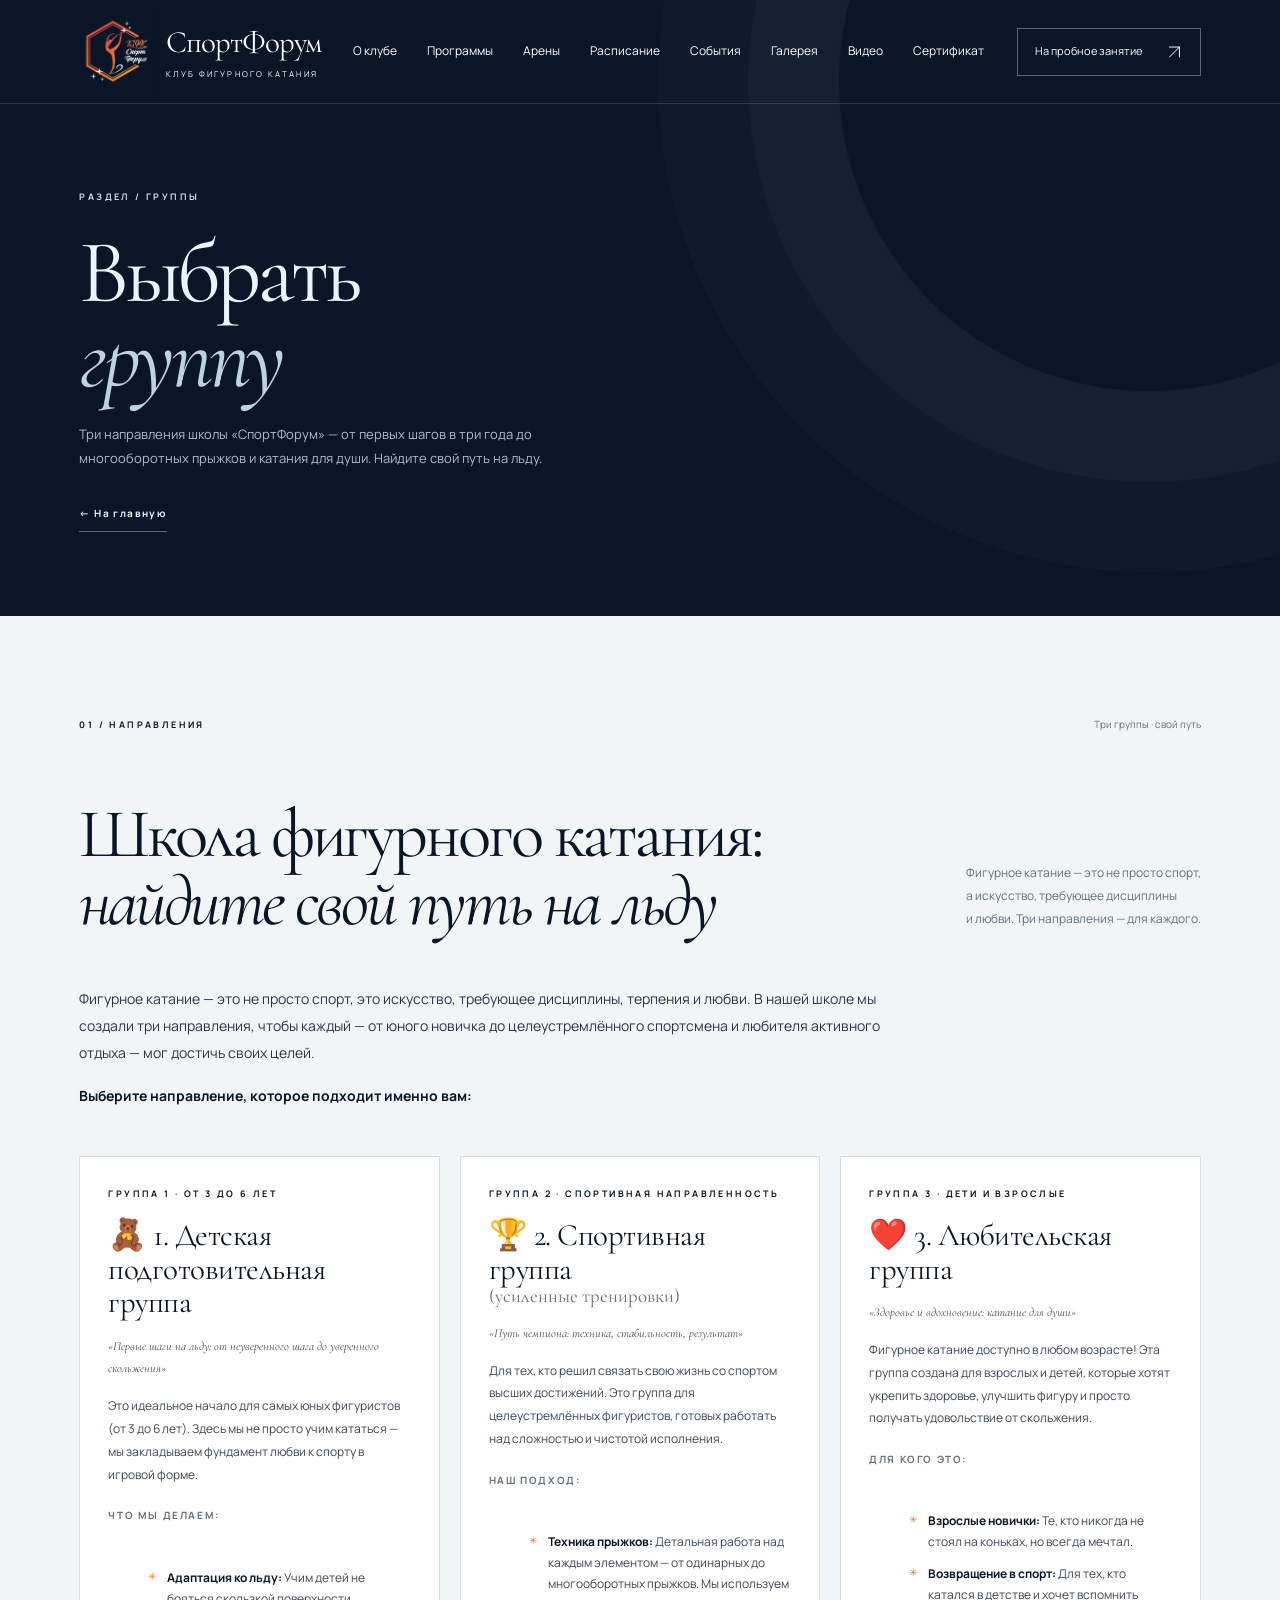
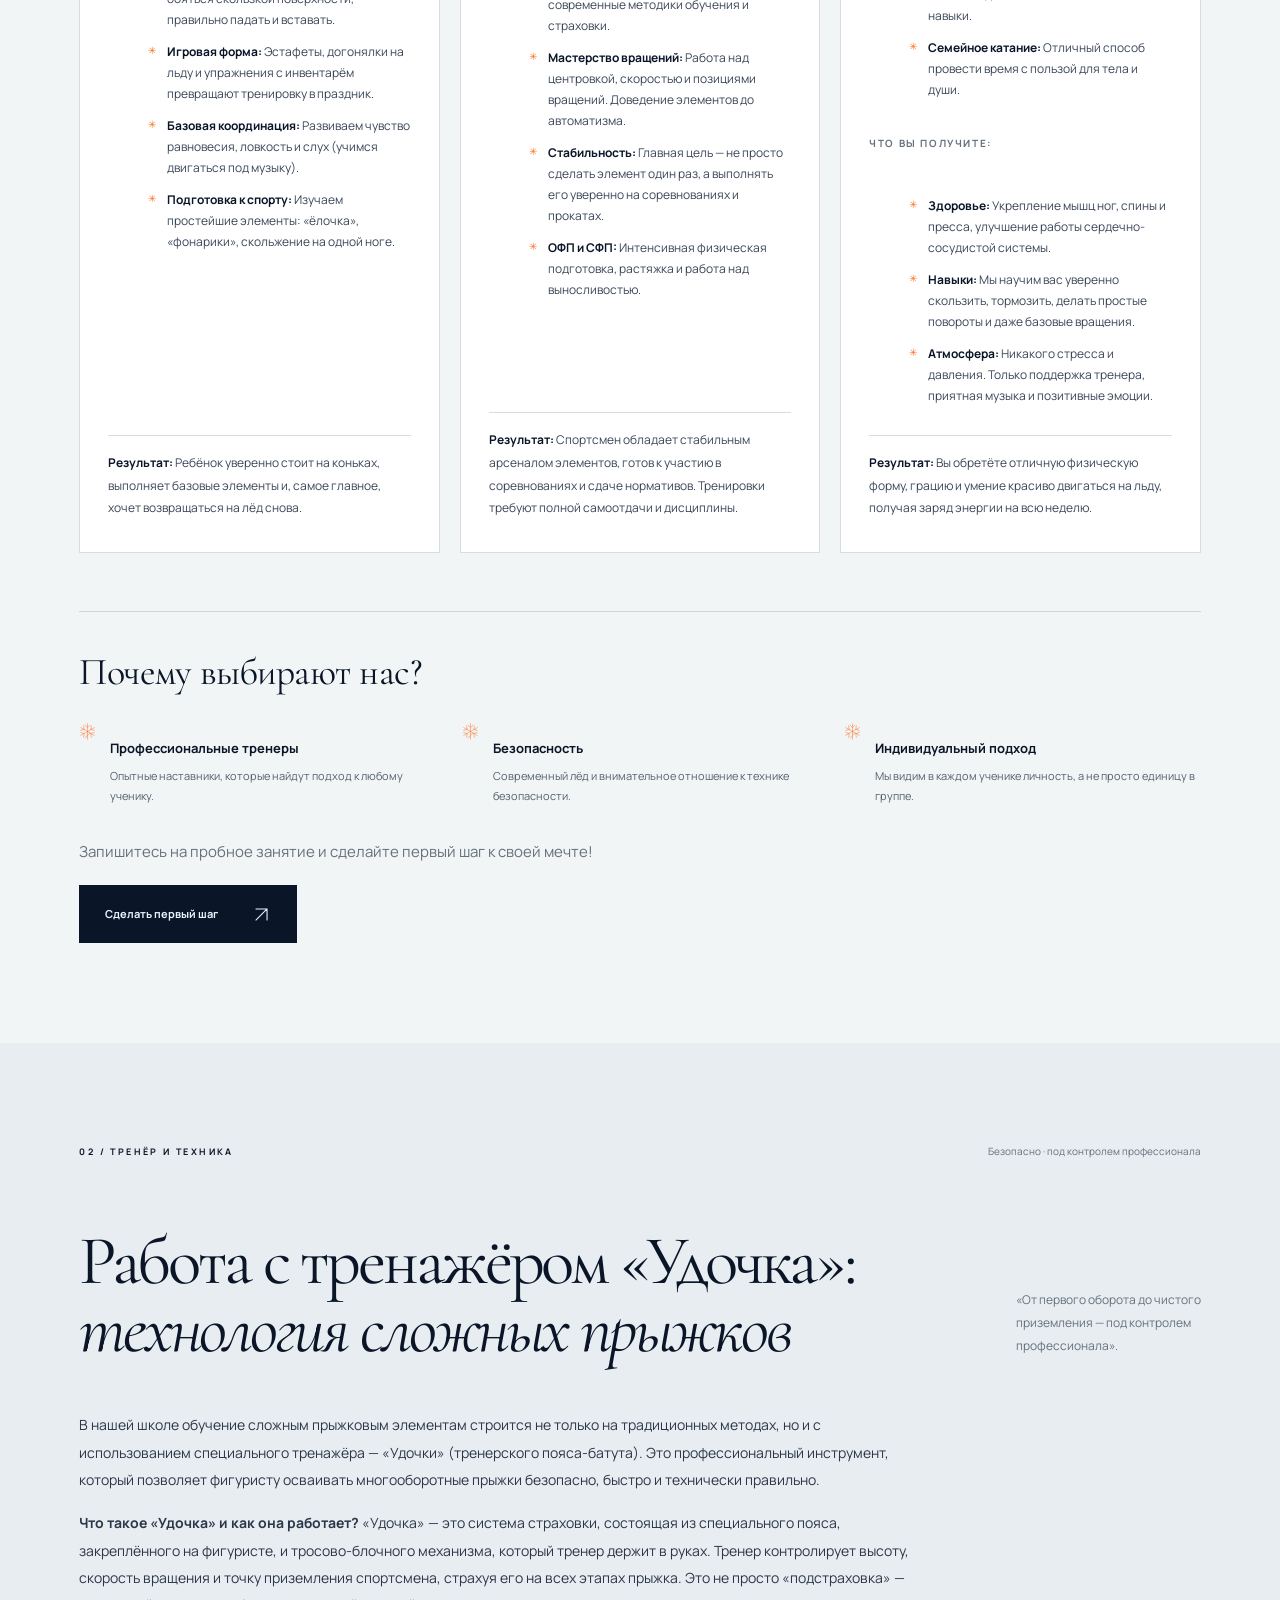
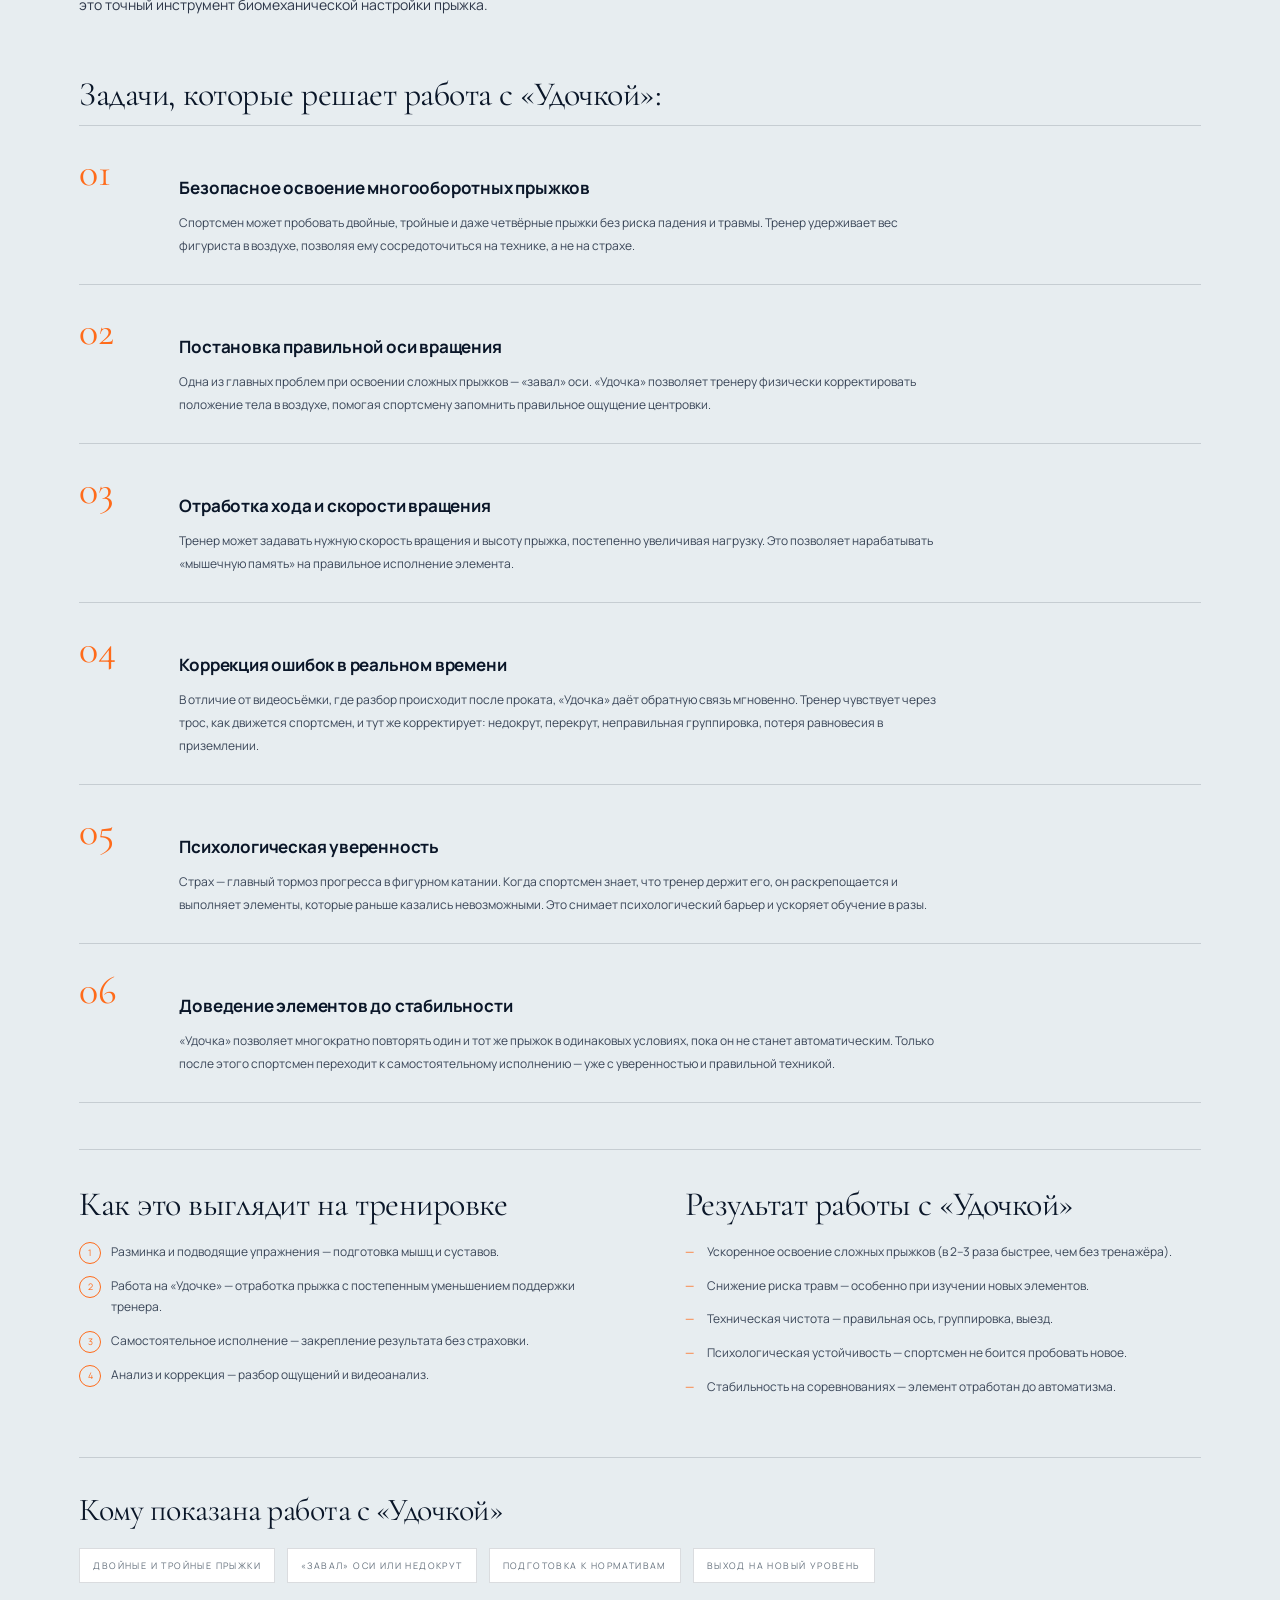
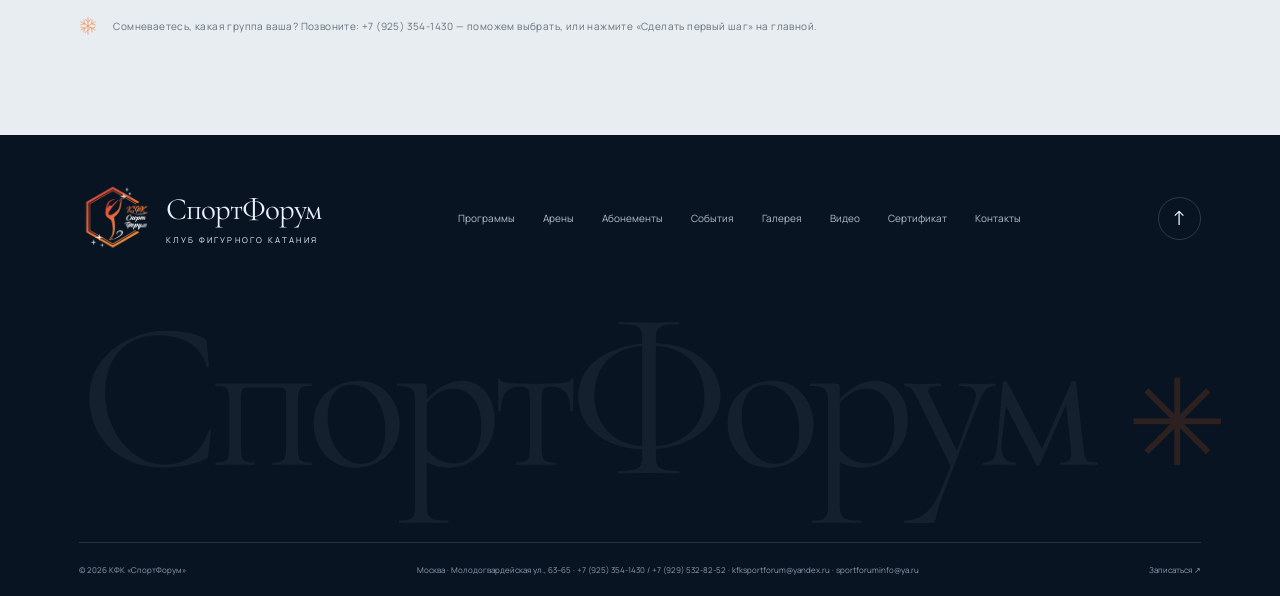
<file: groups.html>
<!doctype html>
<html lang="ru">
<head>
<meta charset="utf-8"><meta name="viewport" content="width=device-width,initial-scale=1"><meta name="theme-color" content="#0A1628">
<title>Группы и направления — СпортФорум</title>
<meta name="description" content="Три группы школы фигурного катания «СпортФорум»: детская подготовительная, спортивная и любительская. Найдите свой путь на льду.">
<link rel="icon" type="image/png" href="assets/logo.png">
<link rel="stylesheet" href="fonts.css"><link rel="stylesheet" href="styles.css">
</head>
<body>
<a class="skip" href="#groups">Перейти к содержимому</a>
<svg class="sprite" xmlns="http://www.w3.org/2000/svg" aria-hidden="true"><defs>
<symbol id="star" viewBox="0 0 48 48"><path d="M24 2v44M5 13l38 22M5 35 43 13M17 6l7 7 7-7M17 42l7-7 7-7M5 21l10-3-2-10M43 27l-10 3 2 10M5 27l10 3-2 10M43 21l-10-3 2-10"/></symbol>
<symbol id="arrow" viewBox="0 0 24 24"><path d="M5 19 19 5M5 5h14v14"/></symbol>
<symbol id="pin" viewBox="0 0 24 24"><path d="M19 10c0 5-7 11-7 11S5 15 5 10a7 7 0 1 1 14 0Z"/><circle cx="12" cy="10" r="2"/></symbol>
</defs></svg>
<header class="header" id="header">
<a class="brand" href="index.html" aria-label="СпортФорум — на главную"><img class="brand-logo" src="assets/logo.png" alt="КФК СпортФорум" width="1250" height="1280"><span>СпортФорум<small>КЛУБ ФИГУРНОГО КАТАНИЯ</small></span></a>
<nav class="desktop-nav" aria-label="Основная навигация"><a href="index.html#about">О клубе</a><a href="index.html#programs">Программы</a><a href="index.html#arenas">Арены</a><a href="prices.html">Расписание</a><a href="events.html">События</a><a href="gallery.html">Галерея</a><a href="video.html">Видео</a><a href="certificate.html">Сертификат</a></nav>
<a href="index.html#contact" class="header-cta">На пробное занятие <svg><use href="#arrow"/></svg></a>
<button class="menu-toggle" aria-label="Открыть меню" aria-expanded="false" aria-controls="mobile-menu"><span></span><span></span></button>
</header>
<nav id="mobile-menu" class="mobile-menu" aria-label="Мобильная навигация" hidden><a href="index.html#about">О клубе</a><a href="index.html#programs">Программы</a><a href="index.html#arenas">Арены</a><a href="prices.html">Расписание</a><a href="events.html">События</a><a href="gallery.html">Галерея</a><a href="video.html">Видео</a><a href="certificate.html">Сертификат</a><a href="index.html#contact">Записаться ↗</a></nav>
<main>
<section class="sub-hero">
 <span class="eyebrow light">РАЗДЕЛ / ГРУППЫ</span>
 <h1>Выбрать<br><em>группу</em></h1>
 <p>Три направления школы «СпортФорум» — от первых шагов в три года до многооборотных прыжков и катания для души. Найдите свой путь на льду.</p>
 <a class="back-link" href="index.html">← На главную</a>
</section>

<section class="section" id="groups">
 <div class="section-top reveal"><span class="eyebrow">01 / НАПРАВЛЕНИЯ</span><span class="side-note">Три группы · свой путь</span></div>
 <div class="section-heading reveal"><h2>Школа фигурного катания:<br><em>найдите свой путь на льду</em></h2><p>Фигурное катание — это не просто спорт,<br>а искусство, требующее дисциплины<br>и любви. Три направления — для каждого.</p></div>
 <p class="page-lead reveal">Фигурное катание — это не просто спорт, это искусство, требующее дисциплины, терпения и любви. В нашей школе мы создали три направления, чтобы каждый — от юного новичка до целеустремлённого спортсмена и любителя активного отдыха — мог достичь своих целей.</p>
 <p class="page-lead strong reveal">Выберите направление, которое подходит именно вам:</p>

 <div class="group-grid">
  <article class="group-card reveal">
   <span class="eyebrow">ГРУППА 1 · ОТ 3 ДО 6 ЛЕТ</span>
   <h3>🧸 1. Детская подготовительная группа</h3>
   <p class="group-tag">«Первые шаги на льду: от неуверенного шага до уверенного скольжения»</p>
   <p>Это идеальное начало для самых юных фигуристов (от 3 до 6 лет). Здесь мы не просто учим кататься — мы закладываем фундамент любви к спорту в игровой форме.</p>
   <h4>Что мы делаем:</h4>
   <ul>
    <li><strong>Адаптация ко льду:</strong> Учим детей не бояться скользкой поверхности, правильно падать и вставать.</li>
    <li><strong>Игровая форма:</strong> Эстафеты, догонялки на льду и упражнения с инвентарём превращают тренировку в праздник.</li>
    <li><strong>Базовая координация:</strong> Развиваем чувство равновесия, ловкость и слух (учимся двигаться под музыку).</li>
    <li><strong>Подготовка к спорту:</strong> Изучаем простейшие элементы: «ёлочка», «фонарики», скольжение на одной ноге.</li>
   </ul>
   <p class="group-result"><strong>Результат:</strong> Ребёнок уверенно стоит на коньках, выполняет базовые элементы и, самое главное, хочет возвращаться на лёд снова.</p>
  </article>

  <article class="group-card reveal">
   <span class="eyebrow">ГРУППА 2 · СПОРТИВНАЯ НАПРАВЛЕННОСТЬ</span>
   <h3>🏆 2. Спортивная группа <small>(усиленные тренировки)</small></h3>
   <p class="group-tag">«Путь чемпиона: техника, стабильность, результат»</p>
   <p>Для тех, кто решил связать свою жизнь со спортом высших достижений. Это группа для целеустремлённых фигуристов, готовых работать над сложностью и чистотой исполнения.</p>
   <h4>Наш подход:</h4>
   <ul>
    <li><strong>Техника прыжков:</strong> Детальная работа над каждым элементом — от одинарных до многооборотных прыжков. Мы используем современные методики обучения и страховки.</li>
    <li><strong>Мастерство вращений:</strong> Работа над центровкой, скоростью и позициями вращений. Доведение элементов до автоматизма.</li>
    <li><strong>Стабильность:</strong> Главная цель — не просто сделать элемент один раз, а выполнять его уверенно на соревнованиях и прокатах.</li>
    <li><strong>ОФП и СФП:</strong> Интенсивная физическая подготовка, растяжка и работа над выносливостью.</li>
   </ul>
   <p class="group-result"><strong>Результат:</strong> Спортсмен обладает стабильным арсеналом элементов, готов к участию в соревнованиях и сдаче нормативов. Тренировки требуют полной самоотдачи и дисциплины.</p>
  </article>

  <article class="group-card reveal">
   <span class="eyebrow">ГРУППА 3 · ДЕТИ И ВЗРОСЛЫЕ</span>
   <h3>❤️ 3. Любительская группа</h3>
   <p class="group-tag">«Здоровье и вдохновение: катание для души»</p>
   <p>Фигурное катание доступно в любом возрасте! Эта группа создана для взрослых и детей, которые хотят укрепить здоровье, улучшить фигуру и просто получать удовольствие от скольжения.</p>
   <h4>Для кого это:</h4>
   <ul>
    <li><strong>Взрослые новички:</strong> Те, кто никогда не стоял на коньках, но всегда мечтал.</li>
    <li><strong>Возвращение в спорт:</strong> Для тех, кто катался в детстве и хочет вспомнить навыки.</li>
    <li><strong>Семейное катание:</strong> Отличный способ провести время с пользой для тела и души.</li>
   </ul>
   <h4>Что вы получите:</h4>
   <ul>
    <li><strong>Здоровье:</strong> Укрепление мышц ног, спины и пресса, улучшение работы сердечно-сосудистой системы.</li>
    <li><strong>Навыки:</strong> Мы научим вас уверенно скользить, тормозить, делать простые повороты и даже базовые вращения.</li>
    <li><strong>Атмосфера:</strong> Никакого стресса и давления. Только поддержка тренера, приятная музыка и позитивные эмоции.</li>
   </ul>
   <p class="group-result"><strong>Результат:</strong> Вы обретёте отличную физическую форму, грацию и умение красиво двигаться на льду, получая заряд энергии на всю неделю.</p>
  </article>
 </div>

 <div class="why reveal">
  <h3>Почему выбирают нас?</h3>
  <div class="why-grid">
   <div class="why-item"><svg><use href="#star"/></svg><div><h4>Профессиональные тренеры</h4><p>Опытные наставники, которые найдут подход к любому ученику.</p></div></div>
   <div class="why-item"><svg><use href="#star"/></svg><div><h4>Безопасность</h4><p>Современный лёд и внимательное отношение к технике безопасности.</p></div></div>
   <div class="why-item"><svg><use href="#star"/></svg><div><h4>Индивидуальный подход</h4><p>Мы видим в каждом ученике личность, а не просто единицу в группе.</p></div></div>
  </div>
  <p class="why-cta">Запишитесь на пробное занятие и сделайте первый шаг к своей мечте!</p>
  <a class="button dark" href="index.html#contact">Сделать первый шаг <svg><use href="#arrow"/></svg></a>
 </div>
</section>

<section class="section groups-alt" id="udochka">
 <div class="section-top reveal"><span class="eyebrow">02 / ТРЕНЁР И ТЕХНИКА</span><span class="side-note">Безопасно · под контролем профессионала</span></div>
 <div class="section-heading reveal"><h2>Работа с тренажёром «Удочка»:<br><em>технология сложных прыжков</em></h2><p>«От первого оборота до чистого<br>приземления — под контролем<br>профессионала».</p></div>
 <p class="page-lead reveal">В нашей школе обучение сложным прыжковым элементам строится не только на традиционных методах, но и с использованием специального тренажёра — «Удочки» (тренерского пояса-батута). Это профессиональный инструмент, который позволяет фигуристу осваивать многооборотные прыжки безопасно, быстро и технически правильно.</p>
 <p class="page-lead reveal"><strong>Что такое «Удочка» и как она работает?</strong> «Удочка» — это система страховки, состоящая из специального пояса, закреплённого на фигуристе, и тросово-блочного механизма, который тренер держит в руках. Тренер контролирует высоту, скорость вращения и точку приземления спортсмена, страхуя его на всех этапах прыжка. Это не просто «подстраховка» — это точный инструмент биомеханической настройки прыжка.</p>

 <h3 class="block-title reveal">Задачи, которые решает работа с «Удочкой»:</h3>
 <div class="u-tasks">
  <article class="u-task reveal"><span class="u-num">01</span><div><h4>Безопасное освоение многооборотных прыжков</h4><p>Спортсмен может пробовать двойные, тройные и даже четвёрные прыжки без риска падения и травмы. Тренер удерживает вес фигуриста в воздухе, позволяя ему сосредоточиться на технике, а не на страхе.</p></div></article>
  <article class="u-task reveal"><span class="u-num">02</span><div><h4>Постановка правильной оси вращения</h4><p>Одна из главных проблем при освоении сложных прыжков — «завал» оси. «Удочка» позволяет тренеру физически корректировать положение тела в воздухе, помогая спортсмену запомнить правильное ощущение центровки.</p></div></article>
  <article class="u-task reveal"><span class="u-num">03</span><div><h4>Отработка хода и скорости вращения</h4><p>Тренер может задавать нужную скорость вращения и высоту прыжка, постепенно увеличивая нагрузку. Это позволяет нарабатывать «мышечную память» на правильное исполнение элемента.</p></div></article>
  <article class="u-task reveal"><span class="u-num">04</span><div><h4>Коррекция ошибок в реальном времени</h4><p>В отличие от видеосъёмки, где разбор происходит после проката, «Удочка» даёт обратную связь мгновенно. Тренер чувствует через трос, как движется спортсмен, и тут же корректирует: недокрут, перекрут, неправильная группировка, потеря равновесия в приземлении.</p></div></article>
  <article class="u-task reveal"><span class="u-num">05</span><div><h4>Психологическая уверенность</h4><p>Страх — главный тормоз прогресса в фигурном катании. Когда спортсмен знает, что тренер держит его, он раскрепощается и выполняет элементы, которые раньше казались невозможными. Это снимает психологический барьер и ускоряет обучение в разы.</p></div></article>
  <article class="u-task reveal"><span class="u-num">06</span><div><h4>Доведение элементов до стабильности</h4><p>«Удочка» позволяет многократно повторять один и тот же прыжок в одинаковых условиях, пока он не станет автоматическим. Только после этого спортсмен переходит к самостоятельному исполнению — уже с уверенностью и правильной техникой.</p></div></article>
 </div>

 <div class="year-info reveal">
  <div>
   <h3>Как это выглядит на тренировке</h3>
   <ol class="steps">
    <li>Разминка и подводящие упражнения — подготовка мышц и суставов.</li>
    <li>Работа на «Удочке» — отработка прыжка с постепенным уменьшением поддержки тренера.</li>
    <li>Самостоятельное исполнение — закрепление результата без страховки.</li>
    <li>Анализ и коррекция — разбор ощущений и видеоанализ.</li>
   </ol>
  </div>
  <div>
   <h3>Результат работы с «Удочкой»</h3>
   <ul class="res-list">
    <li>Ускоренное освоение сложных прыжков (в 2–3 раза быстрее, чем без тренажёра).</li>
    <li>Снижение риска травм — особенно при изучении новых элементов.</li>
    <li>Техническая чистота — правильная ось, группировка, выезд.</li>
    <li>Психологическая устойчивость — спортсмен не боится пробовать новое.</li>
    <li>Стабильность на соревнованиях — элемент отработан до автоматизма.</li>
   </ul>
  </div>
 </div>

 <div class="u-for reveal">
  <h3>Кому показана работа с «Удочкой»</h3>
  <div class="facts-line"><span>ДВОЙНЫЕ И ТРОЙНЫЕ ПРЫЖКИ</span><span>«ЗАВАЛ» ОСИ ИЛИ НЕДОКРУТ</span><span>ПОДГОТОВКА К НОРМАТИВАМ</span><span>ВЫХОД НА НОВЫЙ УРОВЕНЬ</span></div>
 </div>

 <p class="section-note reveal"><svg><use href="#star"/></svg> Сомневаетесь, какая группа ваша? Позвоните: +7 (925) 354-1430 — поможем выбрать, или нажмите «Сделать первый шаг» на главной.</p>
</section>
</main>

<footer class="footer"><div class="footer-top"><a class="brand" href="index.html"><img class="brand-logo" src="assets/logo.png" alt="КФК СпортФорум" width="1250" height="1280"><span>СпортФорум<small>КЛУБ ФИГУРНОГО КАТАНИЯ</small></span></a><div class="footer-links"><a href="index.html#programs">Программы</a><a href="index.html#arenas">Арены</a><a href="prices.html">Абонементы</a><a href="events.html">События</a><a href="gallery.html">Галерея</a><a href="video.html">Видео</a><a href="certificate.html">Сертификат</a><a href="index.html#contact">Контакты</a></div><a class="back-top" href="#" aria-label="Вернуться наверх">↑</a></div><div class="footer-word" aria-hidden="true">СпортФорум<span>✳</span></div><div class="footer-bottom"><span>© <span id="year">2026</span> КФК «СпортФорум»</span><span>Москва · Молодогвардейская ул., 63–65 · +7 (925) 354-1430 / +7 (929) 532-82-52 · kfksportforum@yandex.ru · sportforuminfo@ya.ru</span><a href="index.html#contact">Записаться ↗</a></div></footer>
<div class="cursor-glow" id="cursor" aria-hidden="true"></div>
<script src="sub.js" defer></script>
</body></html>
</file>
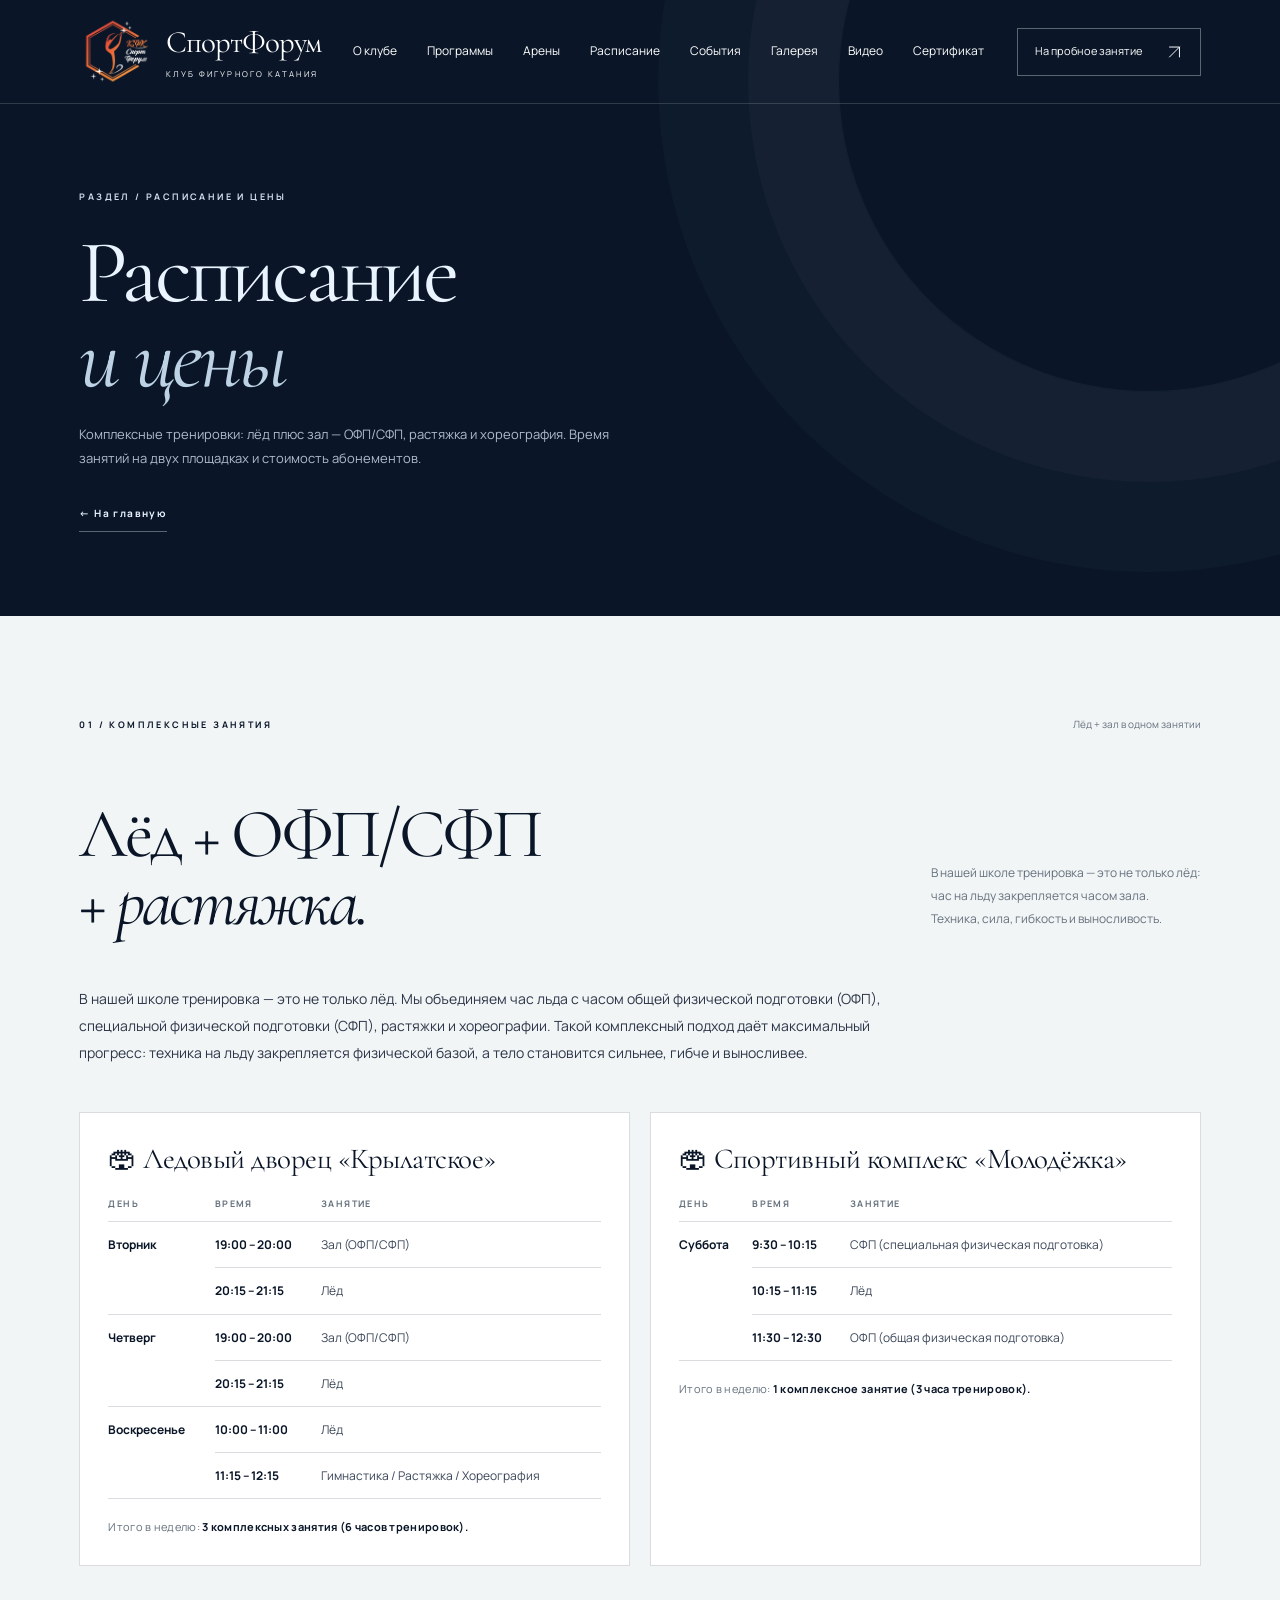
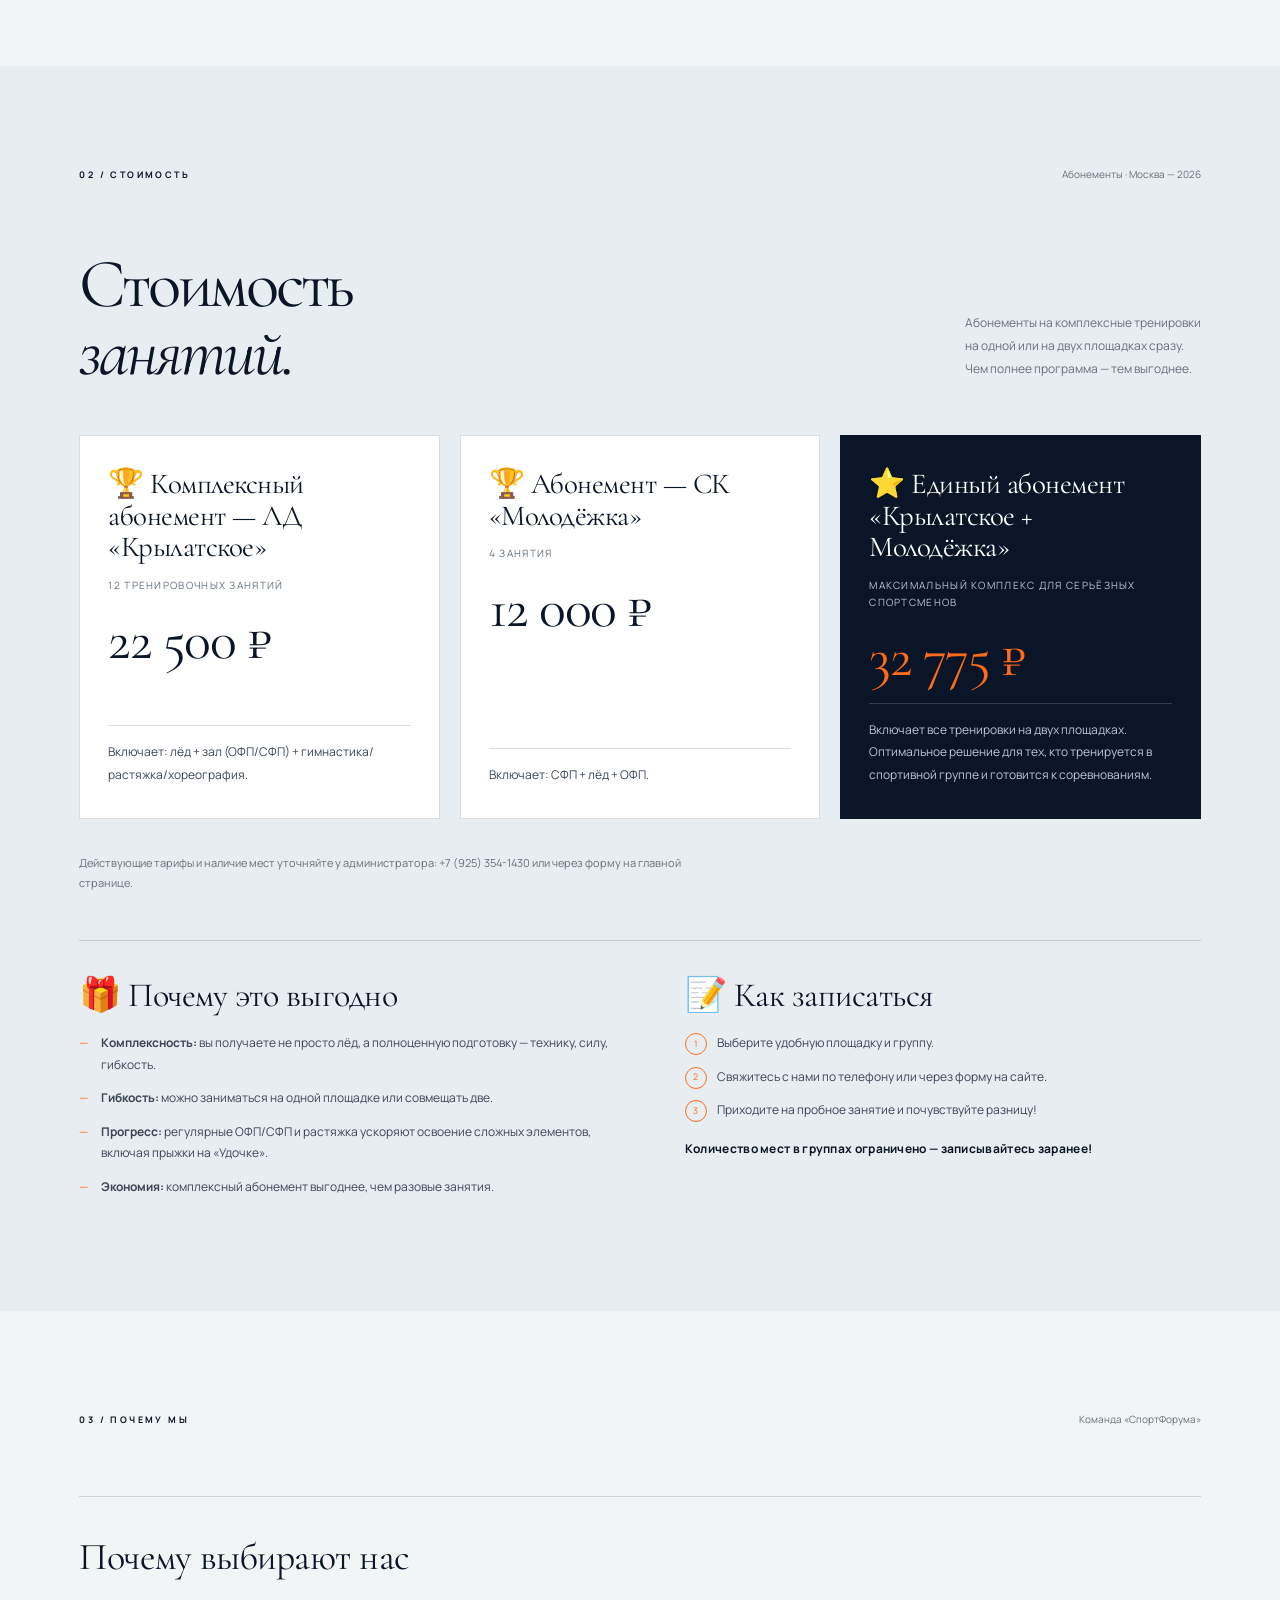
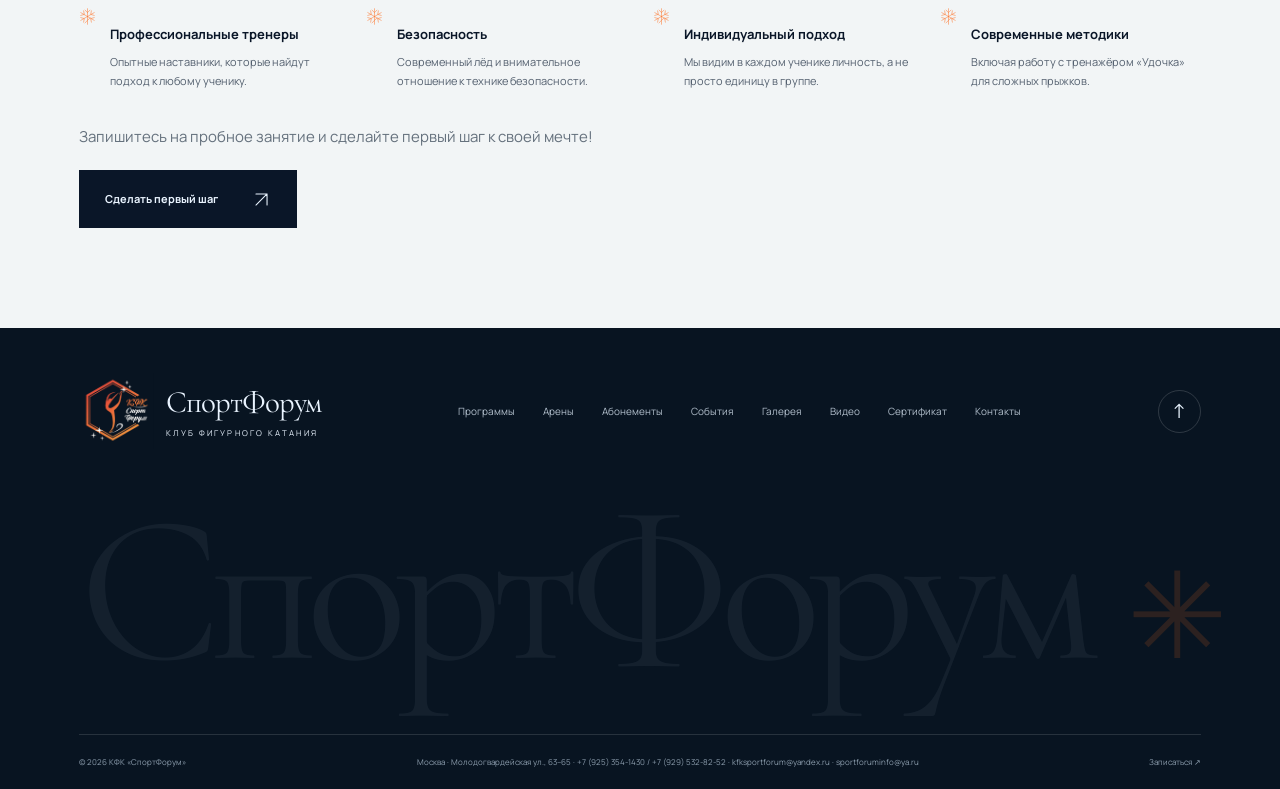
<file: prices.html>
<!doctype html>
<html lang="ru">
<head>
<meta charset="utf-8"><meta name="viewport" content="width=device-width,initial-scale=1"><meta name="theme-color" content="#0A1628">
<title>Расписание и цены — СпортФорум</title>
<meta name="description" content="Расписание и цены клуба фигурного катания «СпортФорум»: комплексные занятия (лёд + ОФП/СФП + растяжка) на площадках «Крылатское» и «Молодёжка», абонементы и стоимость.">
<link rel="icon" type="image/png" href="assets/logo.png">
<link rel="stylesheet" href="fonts.css"><link rel="stylesheet" href="styles.css">
</head>
<body>
<a class="skip" href="#timetable">Перейти к содержимому</a>
<svg class="sprite" xmlns="http://www.w3.org/2000/svg" aria-hidden="true"><defs>
<symbol id="star" viewBox="0 0 48 48"><path d="M24 2v44M5 13l38 22M5 35 43 13M17 6l7 7 7-7M17 42l7-7 7-7M5 21l10-3-2-10M43 27l-10 3 2 10M5 27l10 3-2 10M43 21l-10-3 2-10"/></symbol>
<symbol id="arrow" viewBox="0 0 24 24"><path d="M5 19 19 5M5 5h14v14"/></symbol>
<symbol id="pin" viewBox="0 0 24 24"><path d="M19 10c0 5-7 11-7 11S5 15 5 10a7 7 0 1 1 14 0Z"/><circle cx="12" cy="10" r="2"/></symbol>
</defs></svg>
<header class="header" id="header">
<a class="brand" href="index.html" aria-label="СпортФорум — на главную"><img class="brand-logo" src="assets/logo.png" alt="КФК СпортФорум" width="1250" height="1280"><span>СпортФорум<small>КЛУБ ФИГУРНОГО КАТАНИЯ</small></span></a>
<nav class="desktop-nav" aria-label="Основная навигация"><a href="index.html#about">О клубе</a><a href="index.html#programs">Программы</a><a href="index.html#arenas">Арены</a><a href="prices.html" aria-current="page">Расписание</a><a href="events.html">События</a><a href="gallery.html">Галерея</a><a href="video.html">Видео</a><a href="certificate.html">Сертификат</a></nav>
<a href="index.html#contact" class="header-cta">На пробное занятие <svg><use href="#arrow"/></svg></a>
<button class="menu-toggle" aria-label="Открыть меню" aria-expanded="false" aria-controls="mobile-menu"><span></span><span></span></button>
</header>
<nav id="mobile-menu" class="mobile-menu" aria-label="Мобильная навигация" hidden><a href="index.html#about">О клубе</a><a href="index.html#programs">Программы</a><a href="index.html#arenas">Арены</a><a href="prices.html" aria-current="page">Расписание</a><a href="events.html">События</a><a href="gallery.html">Галерея</a><a href="video.html">Видео</a><a href="certificate.html">Сертификат</a><a href="index.html#contact">Записаться ↗</a></nav>
<main>
<section class="sub-hero">
 <span class="eyebrow light">РАЗДЕЛ / РАСПИСАНИЕ И ЦЕНЫ</span>
 <h1>Расписание<br><em>и цены</em></h1>
 <p>Комплексные тренировки: лёд плюс зал — ОФП/СФП, растяжка и хореография. Время занятий на двух площадках и стоимость абонементов.</p>
 <a class="back-link" href="index.html">← На главную</a>
</section>

<section class="section" id="timetable">
 <div class="section-top reveal"><span class="eyebrow">01 / КОМПЛЕКСНЫЕ ЗАНЯТИЯ</span><span class="side-note">Лёд + зал в одном занятии</span></div>
 <div class="section-heading reveal"><h2>Лёд + ОФП/СФП<br><em>+ растяжка.</em></h2><p>В нашей школе тренировка — это не только лёд:<br>час на льду закрепляется часом зала.<br>Техника, сила, гибкость и выносливость.</p></div>
 <p class="page-lead reveal">В нашей школе тренировка — это не только лёд. Мы объединяем час льда с часом общей физической подготовки (ОФП), специальной физической подготовки (СФП), растяжки и хореографии. Такой комплексный подход даёт максимальный прогресс: техника на льду закрепляется физической базой, а тело становится сильнее, гибче и выносливее.</p>

 <div class="sched-grid">
  <div class="sched-card reveal">
   <h3>🏟 Ледовый дворец «Крылатское»</h3>
   <table class="sched-table">
    <thead><tr><th>День</th><th>Время</th><th>Занятие</th></tr></thead>
    <tbody>
     <tr><td class="day" rowspan="2">Вторник</td><td class="time">19:00 – 20:00</td><td>Зал (ОФП/СФП)</td></tr>
     <tr><td class="time">20:15 – 21:15</td><td>Лёд</td></tr>
     <tr><td class="day" rowspan="2">Четверг</td><td class="time">19:00 – 20:00</td><td>Зал (ОФП/СФП)</td></tr>
     <tr><td class="time">20:15 – 21:15</td><td>Лёд</td></tr>
     <tr><td class="day" rowspan="2">Воскресенье</td><td class="time">10:00 – 11:00</td><td>Лёд</td></tr>
     <tr><td class="time">11:15 – 12:15</td><td>Гимнастика / Растяжка / Хореография</td></tr>
    </tbody>
   </table>
   <p class="sched-total">Итого в неделю: <strong>3 комплексных занятия (6 часов тренировок).</strong></p>
  </div>

  <div class="sched-card reveal">
   <h3>🏟 Спортивный комплекс «Молодёжка»</h3>
   <table class="sched-table">
    <thead><tr><th>День</th><th>Время</th><th>Занятие</th></tr></thead>
    <tbody>
     <tr><td class="day" rowspan="3">Суббота</td><td class="time">9:30 – 10:15</td><td>СФП (специальная физическая подготовка)</td></tr>
     <tr><td class="time">10:15 – 11:15</td><td>Лёд</td></tr>
     <tr><td class="time">11:30 – 12:30</td><td>ОФП (общая физическая подготовка)</td></tr>
    </tbody>
   </table>
   <p class="sched-total">Итого в неделю: <strong>1 комплексное занятие (3 часа тренировок).</strong></p>
  </div>
 </div>
</section>

<section class="section groups-alt" id="prices">
 <div class="section-top reveal"><span class="eyebrow">02 / СТОИМОСТЬ</span><span class="side-note">Абонементы · Москва — 2026</span></div>
 <div class="section-heading reveal"><h2>Стоимость<br><em>занятий.</em></h2><p>Абонементы на комплексные тренировки<br>на одной или на двух площадках сразу.<br>Чем полнее программа — тем выгоднее.</p></div>

 <div class="price-grid">
  <article class="price-card reveal">
   <h3>🏆 Комплексный абонемент — ЛД «Крылатское»</h3>
   <span class="price-sub">12 тренировочных занятий</span>
   <div class="price-sum">22 500 ₽</div>
   <p class="price-incl">Включает: лёд + зал (ОФП/СФП) + гимнастика/растяжка/хореография.</p>
  </article>
  <article class="price-card reveal">
   <h3>🏆 Абонемент — СК «Молодёжка»</h3>
   <span class="price-sub">4 занятия</span>
   <div class="price-sum">12 000 ₽</div>
   <p class="price-incl">Включает: СФП + лёд + ОФП.</p>
  </article>
  <article class="price-card featured reveal">
   <h3>⭐ Единый абонемент «Крылатское + Молодёжка»</h3>
   <span class="price-sub">Максимальный комплекс для серьёзных спортсменов</span>
   <div class="price-sum">32 775 ₽</div>
   <p class="price-incl">Включает все тренировки на двух площадках. Оптимальное решение для тех, кто тренируется в спортивной группе и готовится к соревнованиям.</p>
  </article>
 </div>
 <p class="price-note reveal">Действующие тарифы и наличие мест уточняйте у администратора: +7 (925) 354-1430 или через форму на главной странице.</p>

 <div class="year-info reveal">
  <div>
   <h3>🎁 Почему это выгодно</h3>
   <ul class="res-list">
    <li><strong>Комплексность:</strong> вы получаете не просто лёд, а полноценную подготовку — технику, силу, гибкость.</li>
    <li><strong>Гибкость:</strong> можно заниматься на одной площадке или совмещать две.</li>
    <li><strong>Прогресс:</strong> регулярные ОФП/СФП и растяжка ускоряют освоение сложных элементов, включая прыжки на «Удочке».</li>
    <li><strong>Экономия:</strong> комплексный абонемент выгоднее, чем разовые занятия.</li>
   </ul>
  </div>
  <div>
   <h3>📝 Как записаться</h3>
   <ol class="steps">
    <li>Выберите удобную площадку и группу.</li>
    <li>Свяжитесь с нами по телефону или через форму на сайте.</li>
    <li>Приходите на пробное занятие и почувствуйте разницу!</li>
   </ol>
   <p class="sched-total"><strong>Количество мест в группах ограничено — записывайтесь заранее!</strong></p>
  </div>
 </div>
</section>

<section class="section" id="why-us">
 <div class="section-top reveal"><span class="eyebrow">03 / ПОЧЕМУ МЫ</span><span class="side-note">Команда «СпортФорума»</span></div>
 <div class="why reveal">
  <h3>Почему выбирают нас</h3>
  <div class="why-grid four">
   <div class="why-item"><svg><use href="#star"/></svg><div><h4>Профессиональные тренеры</h4><p>Опытные наставники, которые найдут подход к любому ученику.</p></div></div>
   <div class="why-item"><svg><use href="#star"/></svg><div><h4>Безопасность</h4><p>Современный лёд и внимательное отношение к технике безопасности.</p></div></div>
   <div class="why-item"><svg><use href="#star"/></svg><div><h4>Индивидуальный подход</h4><p>Мы видим в каждом ученике личность, а не просто единицу в группе.</p></div></div>
   <div class="why-item"><svg><use href="#star"/></svg><div><h4>Современные методики</h4><p>Включая работу с тренажёром «Удочка» для сложных прыжков.</p></div></div>
  </div>
  <p class="why-cta">Запишитесь на пробное занятие и сделайте первый шаг к своей мечте!</p>
  <a class="button dark" href="index.html#contact">Сделать первый шаг <svg><use href="#arrow"/></svg></a>
 </div>
</section>
</main>

<footer class="footer"><div class="footer-top"><a class="brand" href="index.html"><img class="brand-logo" src="assets/logo.png" alt="КФК СпортФорум" width="1250" height="1280"><span>СпортФорум<small>КЛУБ ФИГУРНОГО КАТАНИЯ</small></span></a><div class="footer-links"><a href="index.html#programs">Программы</a><a href="index.html#arenas">Арены</a><a href="prices.html">Абонементы</a><a href="events.html">События</a><a href="gallery.html">Галерея</a><a href="video.html">Видео</a><a href="certificate.html">Сертификат</a><a href="index.html#contact">Контакты</a></div><a class="back-top" href="#" aria-label="Вернуться наверх">↑</a></div><div class="footer-word" aria-hidden="true">СпортФорум<span>✳</span></div><div class="footer-bottom"><span>© <span id="year">2026</span> КФК «СпортФорум»</span><span>Москва · Молодогвардейская ул., 63–65 · +7 (925) 354-1430 / +7 (929) 532-82-52 · kfksportforum@yandex.ru · sportforuminfo@ya.ru</span><a href="index.html#contact">Записаться ↗</a></div></footer>
<div class="cursor-glow" id="cursor" aria-hidden="true"></div>
<script src="sub.js" defer></script>
</body></html>
</file>
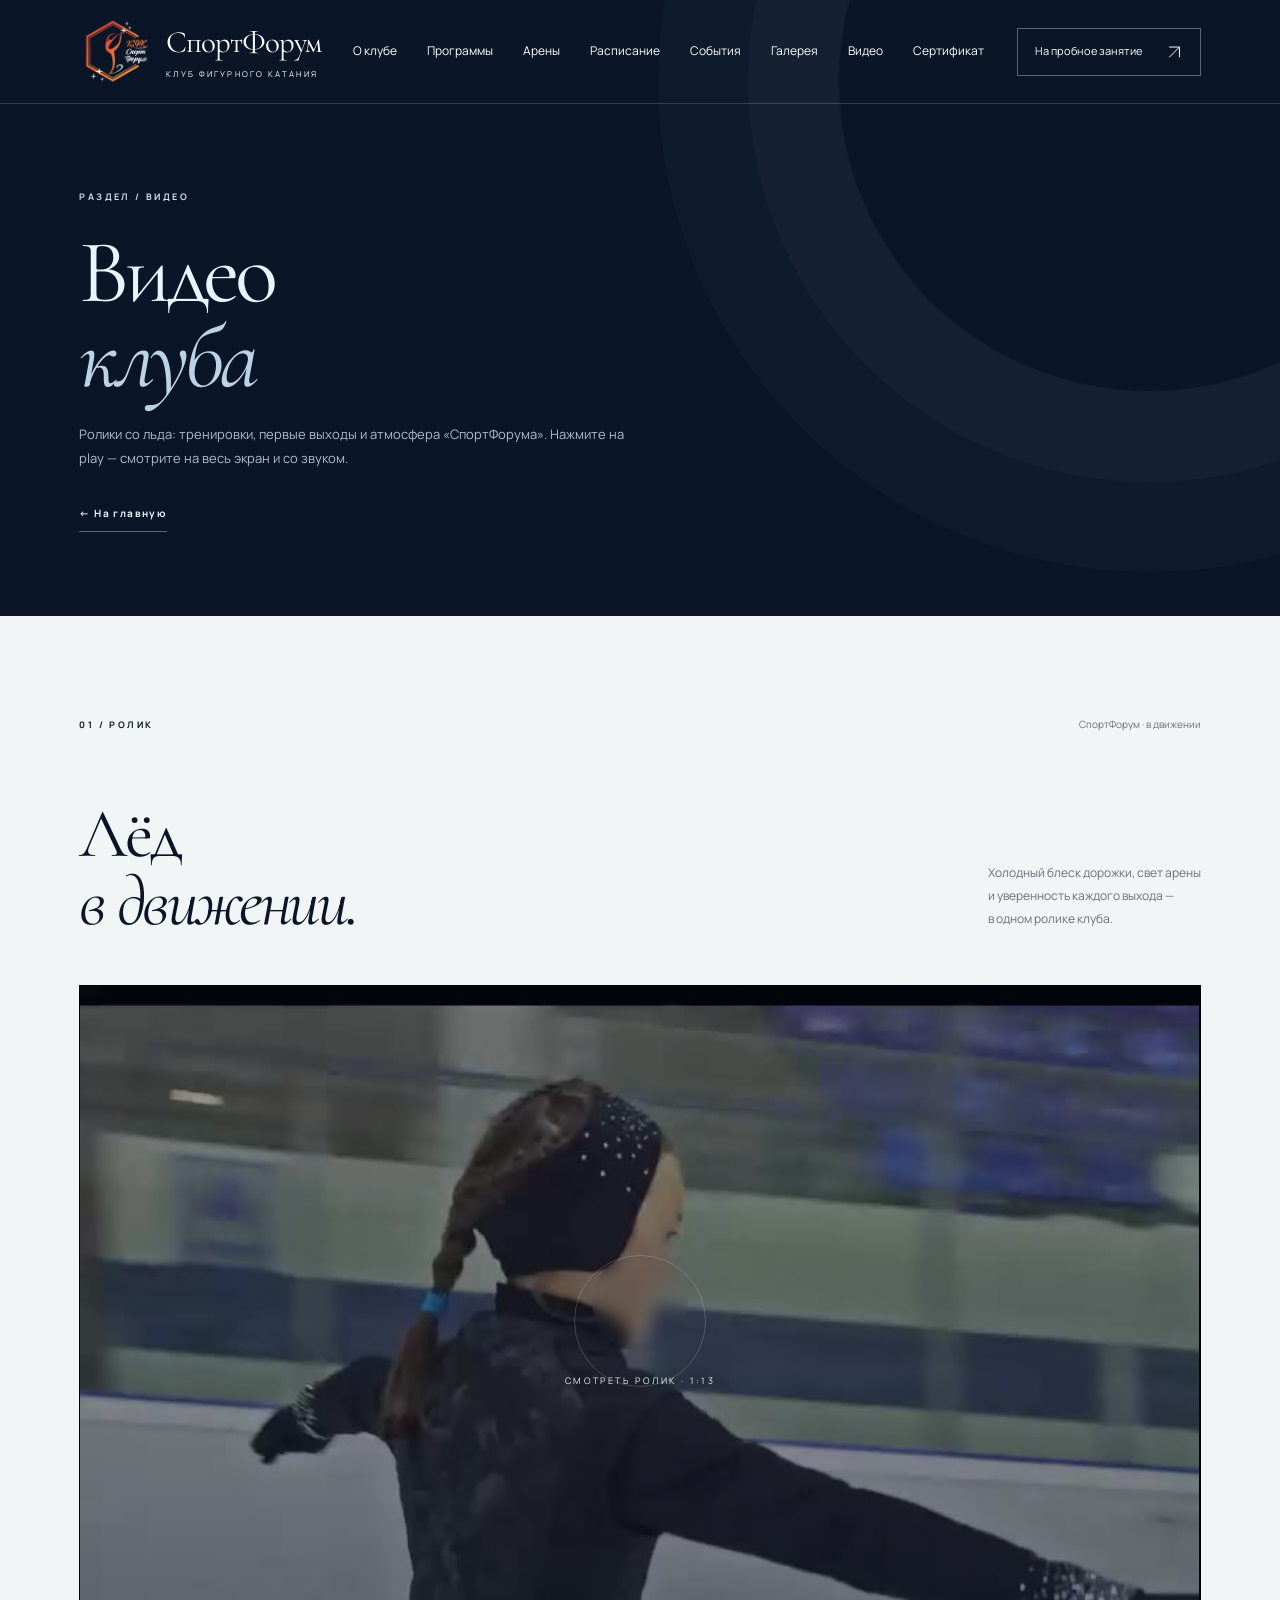
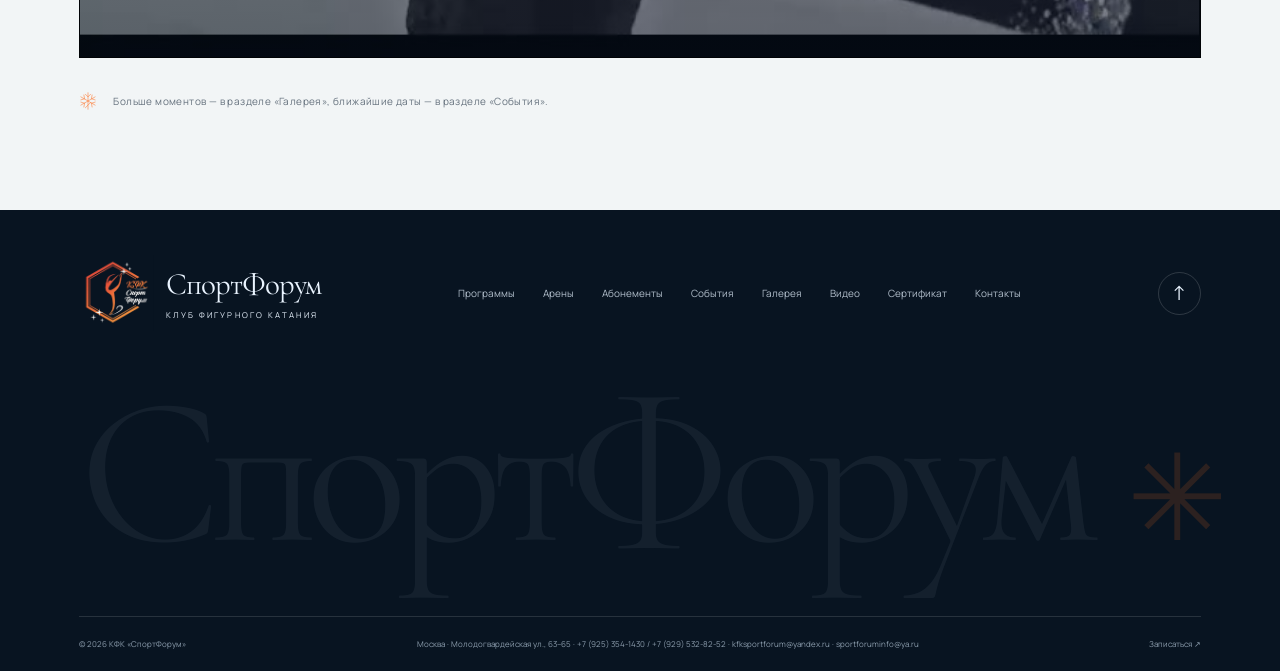
<file: video.html>
<!doctype html>
<html lang="ru">
<head>
<meta charset="utf-8"><meta name="viewport" content="width=device-width,initial-scale=1"><meta name="theme-color" content="#0A1628">
<title>Видео — СпортФорум</title>
<meta name="description" content="Видео клуба фигурного катания «СпортФорум»: ролики с льда, тренировок и главных моментов клуба.">
<link rel="icon" type="image/png" href="assets/logo.png">
<link rel="stylesheet" href="fonts.css"><link rel="stylesheet" href="styles.css">
</head>
<body>
<a class="skip" href="#video">Перейти к содержимому</a>
<svg class="sprite" xmlns="http://www.w3.org/2000/svg" aria-hidden="true"><defs>
<symbol id="star" viewBox="0 0 48 48"><path d="M24 2v44M5 13l38 22M5 35 43 13M17 6l7 7 7-7M17 42l7-7 7-7M5 21l10-3-2-10M43 27l-10 3 2 10M5 27l10 3-2 10M43 21l-10-3 2-10"/></symbol>
<symbol id="arrow" viewBox="0 0 24 24"><path d="M5 19 19 5M5 5h14v14"/></symbol>
<symbol id="pin" viewBox="0 0 24 24"><path d="M19 10c0 5-7 11-7 11S5 15 5 10a7 7 0 1 1 14 0Z"/><circle cx="12" cy="10" r="2"/></symbol>
<symbol id="play" viewBox="0 0 24 24"><path d="m9 5 11 7-11 7Z"/></symbol>
</defs></svg>
<header class="header" id="header">
<a class="brand" href="index.html" aria-label="СпортФорум — на главную"><img class="brand-logo" src="assets/logo.png" alt="КФК СпортФорум" width="1250" height="1280"><span>СпортФорум<small>КЛУБ ФИГУРНОГО КАТАНИЯ</small></span></a>
<nav class="desktop-nav" aria-label="Основная навигация"><a href="index.html#about">О клубе</a><a href="index.html#programs">Программы</a><a href="index.html#arenas">Арены</a><a href="prices.html">Расписание</a><a href="events.html">События</a><a href="gallery.html">Галерея</a><a href="video.html" aria-current="page">Видео</a><a href="certificate.html">Сертификат</a></nav>
<a href="index.html#contact" class="header-cta">На пробное занятие <svg><use href="#arrow"/></svg></a>
<button class="menu-toggle" aria-label="Открыть меню" aria-expanded="false" aria-controls="mobile-menu"><span></span><span></span></button>
</header>
<nav id="mobile-menu" class="mobile-menu" aria-label="Мобильная навигация" hidden><a href="index.html#about">О клубе</a><a href="index.html#programs">Программы</a><a href="index.html#arenas">Арены</a><a href="prices.html">Расписание</a><a href="events.html">События</a><a href="gallery.html">Галерея</a><a href="video.html" aria-current="page">Видео</a><a href="certificate.html">Сертификат</a><a href="index.html#contact">Записаться ↗</a></nav>
<main>
<section class="sub-hero">
 <span class="eyebrow light">РАЗДЕЛ / ВИДЕО</span>
 <h1>Видео<br><em>клуба</em></h1>
 <p>Ролики со льда: тренировки, первые выходы и атмосфера «СпортФорума». Нажмите на play — смотрите на весь экран и со звуком.</p>
 <a class="back-link" href="index.html">← На главную</a>
</section>
<section class="section" id="video">
 <div class="section-top reveal"><span class="eyebrow">01 / РОЛИК</span><span class="side-note">СпортФорум · в движении</span></div>
 <div class="section-heading reveal"><h2>Лёд<br><em>в движении.</em></h2><p>Холодный блеск дорожки, свет арены<br>и уверенность каждого выхода —<br>в одном ролике клуба.</p></div>
 <div class="video-frame reveal" data-video-frame>
  <video id="club-video" playsinline preload="none" poster="assets/video-poster.jpg" aria-label="Видео ролик клуба СпортФорум"><source src="assets/site-video.mp4" type="video/mp4">Ваш браузер не поддерживает видео. <a href="assets/site-video.mp4">Скачать ролик</a>.</video>
  <button class="video-play" type="button" id="video-play" aria-label="Воспроизвести ролик клуба">
   <span class="video-play-circle"><svg><use href="#play"/></svg></span>
   <span class="video-play-label">СМОТРЕТЬ РОЛИК · <span id="video-duration">1:13</span></span>
  </button>
 </div>
 <p class="section-note reveal"><svg><use href="#star"/></svg> Больше моментов — в разделе «Галерея», ближайшие даты — в разделе «События».</p>
</section>
</main>
<footer class="footer"><div class="footer-top"><a class="brand" href="index.html"><img class="brand-logo" src="assets/logo.png" alt="КФК СпортФорум" width="1250" height="1280"><span>СпортФорум<small>КЛУБ ФИГУРНОГО КАТАНИЯ</small></span></a><div class="footer-links"><a href="index.html#programs">Программы</a><a href="index.html#arenas">Арены</a><a href="prices.html">Абонементы</a><a href="events.html">События</a><a href="gallery.html">Галерея</a><a href="video.html">Видео</a><a href="certificate.html">Сертификат</a><a href="index.html#contact">Контакты</a></div><a class="back-top" href="#" aria-label="Вернуться наверх">↑</a></div><div class="footer-word" aria-hidden="true">СпортФорум<span>✳</span></div><div class="footer-bottom"><span>© <span id="year">2026</span> КФК «СпортФорум»</span><span>Москва · Молодогвардейская ул., 63–65 · +7 (925) 354-1430 / +7 (929) 532-82-52 · kfksportforum@yandex.ru · sportforuminfo@ya.ru</span><a href="index.html#contact">Записаться ↗</a></div></footer>
<div class="cursor-glow" id="cursor" aria-hidden="true"></div>
<script src="sub.js" defer></script>
</body></html>
</file>
<file: fonts.css>
@font-face {
  font-family: 'Cormorant Garamond';
  font-style: italic;
  font-weight: 400;
  font-display: swap;
  src: url(assets/cormorant-garamond-400-italic.ttf) format('truetype');
}
@font-face {
  font-family: 'Cormorant Garamond';
  font-style: normal;
  font-weight: 400;
  font-display: swap;
  src: url(assets/cormorant-garamond-400.ttf) format('truetype');
}
@font-face {
  font-family: 'Manrope';
  font-style: normal;
  font-weight: 400;
  font-display: swap;
  src: url(assets/manrope-400.ttf) format('truetype');
}
@font-face {
  font-family: 'Manrope';
  font-style: normal;
  font-weight: 600;
  font-display: swap;
  src: url(assets/manrope-600.ttf) format('truetype');
}
@font-face {
  font-family: 'Manrope';
  font-style: normal;
  font-weight: 700;
  font-display: swap;
  src: url(assets/manrope-700.ttf) format('truetype');
}
</file>
<file: styles.css>
:root{--ink:#0a1628;--paper:#f2f5f6;--ice:#eaf4ff;--muted:#65717d;--accent:#ff6b1a;--line:rgba(10,22,40,.15);--ease:cubic-bezier(.16,1,.3,1);--gutter:clamp(24px,6.2vw,112px)}

*{box-sizing:border-box}
html{scroll-behavior:smooth;scroll-padding-top:88px}
body{margin:0;background:var(--paper);color:var(--ink);font-family:Manrope,Arial,sans-serif;font-size:14px;line-height:1.7;-webkit-font-smoothing:antialiased}
body.menu-open{overflow:hidden}
::selection{background:var(--accent);color:var(--ink)}
a{color:inherit;text-decoration:none}
button,input,select,textarea{font:inherit}
button,a,input,select,summary{touch-action:manipulation}
button{cursor:pointer}
button{color:inherit}
button:disabled{cursor:default}
a,button{-webkit-tap-highlight-color:transparent}
svg{width:24px;height:24px;fill:none;stroke:currentColor;stroke-width:1.35;stroke-linecap:round;stroke-linejoin:round;flex-shrink:0}
img{display:block;width:100%;height:100%;object-fit:cover}
button{background:none;border:0}
h1,h2,h3,p{margin:0}
h1,h2{font-family:'Cormorant Garamond',Georgia,serif;font-weight:400;line-height:.98;letter-spacing:-.045em}
h2{font-size:clamp(52px,5.4vw,88px)}
em{font-weight:400;color:inherit}
p{color:var(--muted)}
:focus-visible{outline:2px solid var(--accent);outline-offset:6px}
.sprite{position:absolute;width:0;height:0;overflow:hidden}
.skip{position:fixed;top:12px;left:12px;padding:12px;background:var(--accent);z-index:100;transform:translateY(-200%)}
.skip:focus{transform:none}

.header{position:absolute;top:0;left:0;width:100%;height:104px;padding:0 var(--gutter);display:flex;align-items:center;justify-content:space-between;gap:30px;border-bottom:1px solid #ffffff26;z-index:40;color:white;transition:background .4s,height .4s}
.header.scrolled{position:fixed;height:76px;background:#0a1628f2;backdrop-filter:blur(18px)}
.brand{display:flex;align-items:center;gap:12px;flex-shrink:0;line-height:1.2}
.brand-logo{height:76px;width:auto;display:block;object-fit:contain}
.header.scrolled .brand-logo{height:58px}
.brand>span{font-family:'Cormorant Garamond',Georgia,serif;font-size:31px;font-weight:400;letter-spacing:-1px}
.brand small{display:block;font:8px Manrope,Arial,sans-serif;letter-spacing:2.1px;margin-top:6px}
.desktop-nav{display:flex;gap:30px;font-size:12px}
.desktop-nav a{position:relative;padding:12px 0}
.desktop-nav a:after{content:'';position:absolute;bottom:5px;left:0;width:0;height:1px;background:var(--accent);transition:width .35s}
.desktop-nav a:hover:after{width:100%}
.header-cta{display:flex;align-items:center;gap:24px;font-size:11px;border:1px solid #ffffff55;padding:11px 17px;transition:background .3s}
.header-cta:hover{background:var(--accent);border-color:var(--accent);color:var(--ink)}
.header-cta svg{width:17px}
.menu-toggle{display:none;width:40px;height:44px;padding:8px}
.menu-toggle span{display:block;height:1px;background:white;margin:7px 0;transition:transform .3s}
.mobile-menu[hidden]{display:none}
.mobile-menu{position:fixed;inset:76px 0 0;background:var(--ink);color:var(--ice);z-index:35;padding:40px var(--gutter);display:flex;flex-direction:column;gap:15px;font:36px 'Cormorant Garamond',serif}

.hero{min-height:760px;height:100svh;max-height:1120px;position:relative;isolation:isolate;color:var(--ice);background:#172639;overflow:hidden}
.hero-video{position:absolute;inset:0;width:100%;height:100%;object-fit:cover;object-position:center;z-index:-4}
.hero-shade{position:absolute;inset:0;z-index:-3;background:linear-gradient(90deg,rgba(6,16,30,.89) 0%,rgba(6,16,30,.58) 37%,rgba(6,16,30,.06) 75%),linear-gradient(180deg,rgba(6,16,30,.62) 0%,transparent 40%,rgba(6,16,30,.13) 65%,rgba(6,16,30,.89) 100%)}
#snow{position:absolute;inset:0;width:100%;height:100%;z-index:-1;pointer-events:none;opacity:.64}
.hero-content{position:relative;padding:clamp(174px,23vh,255px) var(--gutter) 150px;width:100%}
.eyebrow{font-size:9px;font-weight:700;letter-spacing:2.4px;display:flex;align-items:center;gap:12px;line-height:1.5}
.eyebrow.light{color:#d2deeb}
.live-dot,.status-dot{width:5px;height:5px;display:inline-block;flex-shrink:0;background:var(--accent);border-radius:50%;box-shadow:0 0 13px #ff6b1a65}
.hero h1{font-size:clamp(76px,8.7vw,142px);margin:30px 0 25px;max-width:850px;line-height:.92;text-shadow:0 2px 25px #0a162830}
.hero h1 em{color:#d4e6f4}
.hero-content>p{color:#d1dce6;font-size:13px;line-height:1.9;font-weight:400;margin:0 0 33px}
.button{display:inline-flex;min-height:58px;align-items:center;justify-content:space-between;gap:34px;padding:16px 26px;font-size:11px;font-weight:700;transition:background .4s,box-shadow .4s;will-change:transform}
.button svg{width:19px;height:19px}
.orange{background:var(--accent);color:var(--ink)}
.orange:hover{background:#ff8748;box-shadow:0 8px 35px #ff6b1a25}
.dark{background:var(--ink);color:var(--ice)}
.dark:hover{background:#22364e}
.hero-side{position:absolute;right:var(--gutter);top:40%;writing-mode:vertical-rl;font-size:8px;letter-spacing:3px;color:#d4e0ecaa}
.hero-bottom{position:absolute;bottom:0;left:var(--gutter);right:var(--gutter);min-height:94px;display:flex;align-items:center;justify-content:space-between;border-top:1px solid #ffffff38;gap:25px}
.scroll-cue{font-size:8px;letter-spacing:2px;display:flex;align-items:center;gap:16px}
.scroll-cue>span{font-size:23px;font-weight:400}
.hero-location{display:flex;align-items:center;gap:12px;font-size:10px}
.hero-location>span{opacity:.4}
.hero-location svg{width:16px}
.media-controls{display:flex;align-items:center;gap:20px}
.media-controls button{color:var(--ice);display:flex;gap:8px;align-items:center;min-width:30px;min-height:40px}
.media-controls span{font-size:8px;letter-spacing:1px}
.media-controls svg{width:15px}
.credentials{display:flex;justify-content:space-between;align-items:center;gap:25px;min-height:76px;border-bottom:1px solid var(--line);padding:18px var(--gutter);background:#e6edf1;font-size:10px;letter-spacing:.2px}
.credentials>span{display:flex;gap:17px;align-items:center}
.credentials svg{width:19px;height:19px;color:#778ca0}

.section{padding:100px var(--gutter);position:relative}
.section-top{display:flex;justify-content:space-between;align-items:center;margin-bottom:68px}
.side-note{font-size:10px;color:var(--muted)}
.about-grid{display:grid;grid-template-columns:1fr 1fr;gap:9%;align-items:center}
.about-copy h2{margin-bottom:31px}
.about-copy p{max-width:430px;margin:0 0 18px;font-size:12px;line-height:1.9}
.about-copy p.lead{font-size:16px;color:var(--ink);margin-bottom:20px;line-height:1.7}
.text-link{display:inline-flex;align-items:center;gap:35px;font-size:11px;font-weight:700;padding:12px 0;border-bottom:1px solid currentColor;margin-top:12px}
.text-link svg{width:18px;transition:transform .4s}
.text-link:hover svg{transform:translate(3px,-3px)}
.about-visual{position:relative;margin:0 0 35px 0;padding-left:20px}
.visual-frame{position:relative}
.image-wrap{height:470px;position:relative;background:#c9d7df;overflow:hidden}
.image-wrap img{object-position:50% center;filter:saturate(.7);transition:transform 1.2s var(--ease)}
.image-wrap:hover img{transform:scale(1.04)}
.image-wrap:after{content:'';position:absolute;inset:55% 0 0;background:linear-gradient(transparent,#0a162899)}
.image-label{position:absolute;top:22px;left:25px;right:20px;color:#0a1628;font-size:8px;font-weight:700;letter-spacing:2px;z-index:1;text-shadow:0 1px 0 rgba(255,255,255,.7)}
.glass-note{position:absolute;left:-28px;bottom:-32px;padding:24px 30px;display:flex;align-items:center;gap:23px;border:1px solid #ffffffbd;background:#eff6f5e6;backdrop-filter:blur(18px);box-shadow:0 10px 40px #0a162808}
.glass-note svg{width:40px;height:40px;color:var(--accent)}
.glass-note span{font:25px/1.15 'Cormorant Garamond',serif}
.photo-index{position:absolute;right:-24px;top:0;writing-mode:vertical-rl;font-size:7px;letter-spacing:2px;color:var(--muted)}
.max-btn{margin-top:66px}
.facts{display:grid;grid-template-columns:1fr 1fr 1fr 1.3fr;border-top:1px solid var(--line);margin-top:80px;padding-top:35px;gap:24px}
.facts>div{display:flex;align-items:center;gap:20px}
.facts b{font:44px 'Cormorant Garamond',serif;white-space:nowrap}
.facts span{font-size:9px;line-height:1.7;color:var(--muted)}
.facts .fact-text{border-left:1px solid var(--line);padding-left:30px}
.fact-text p{font-size:9px}
.fact-text svg{color:var(--accent)}

.programs{background:#e7edf0}
.section-heading{display:flex;justify-content:space-between;align-items:end;margin-bottom:48px;gap:40px}
.section-heading>p{font-size:12px;line-height:1.9;margin-bottom:6px;max-width:370px}
.program-grid{display:grid;grid-template-columns:repeat(3,1fr);gap:1px;background:#c4cdd5;border:1px solid #c4cdd5}
.program-card{background:#f2f5f6;min-height:348px;padding:30px;display:flex;flex-direction:column;justify-content:space-between;gap:24px;position:relative;overflow:hidden;transition:background .5s,transform .6s var(--ease);transform-style:preserve-3d}
.program-card:before{content:'';position:absolute;inset:0;background:linear-gradient(115deg,transparent 25%,#ffffff55 50%,transparent 75%);transform:translateX(-110%);pointer-events:none;transition:transform 1s}
.program-card:hover:before{transform:translateX(110%)}
.program-card:hover{background:#fff}
.card-top{display:flex;justify-content:space-between;align-items:center;color:var(--muted);font-size:8px;letter-spacing:1.8px;height:35px}
.card-top svg{color:var(--accent);width:36px;height:36px}
.line-icon{font:37px 'Cormorant Garamond',serif;color:#6c8498}
.program-card h3{font:32px/1.04 'Cormorant Garamond',serif;letter-spacing:-.5px;margin:15px 0}
.program-card p{font-size:11px;line-height:1.85;max-width:320px}
.program-card>a{display:flex;justify-content:space-between;align-items:center;gap:8px;padding-top:20px;border-top:1px solid var(--line);font-size:9px;font-weight:700;position:relative}
.program-card>a svg{width:17px}
.program-card.featured{background:var(--ink);color:var(--ice)}
.featured p,.featured .card-top{color:#b5c5d3}
.featured>a{border-color:#ffffff33}
.featured:hover{background:#11263b}

.method{background:var(--ink);color:var(--ice);overflow:hidden;padding-bottom:145px}
.method .side-note{color:#8f9cab}
.method-grid{display:grid;grid-template-columns:1fr 1fr;gap:14%;position:relative;z-index:1}
.method h2 em{color:#bdd3e5}
.method p{color:#aebccb;font-size:12px;line-height:1.9;max-width:400px;margin-top:28px}
.method .method-lead{font-size:17px;line-height:1.65;color:#e4eef7;max-width:430px;margin-top:26px}
.method .text-link{margin-top:22px}
.method-steps article{display:flex;gap:35px;border-top:1px solid #ffffff29;padding:28px 0}
.method-steps article:last-child{border-bottom:1px solid #ffffff29}
.method-steps article>span{font:25px 'Cormorant Garamond',serif;color:var(--accent)}
.method-steps h3{font-size:14px;font-weight:400}
.method-steps p{margin-top:9px;font-size:11px}
.method-watermark{position:absolute;left:var(--gutter);bottom:-24px;font-size:clamp(60px,10.5vw,166px);white-space:nowrap;line-height:1;font-weight:700;letter-spacing:-6px;color:#ffffff04}

.arena-stage{position:relative;height:440px;background:var(--ink);overflow:hidden}
.arena-stage>img{object-position:center 48%;filter:saturate(.65)}
.arena-stage:after{content:'';position:absolute;inset:0;background:linear-gradient(90deg,#0a1628cb,transparent 80%)}
.arena-caption{position:absolute;left:45px;top:55px;color:var(--ice);z-index:1}
.arena-caption>p{font:64px/.98 'Cormorant Garamond',serif;letter-spacing:-2px;color:inherit;margin-top:28px}
.visual-note{position:absolute;right:25px;bottom:20px;font-size:7px;letter-spacing:1.6px;color:white;z-index:1}
.arena-options{display:grid;grid-template-columns:1fr 1fr}
.arena-options article{display:flex;align-items:start;gap:24px;padding:33px 25px 20px 0;border-bottom:1px solid var(--line)}
.arena-options article+article{padding-left:35px;border-left:1px solid var(--line)}
.arena-no{font:18px 'Cormorant Garamond',serif;color:var(--muted)}
.arena-options .eyebrow{font-size:7px;letter-spacing:1.7px;color:var(--muted)}
.arena-options h3{font:35px 'Cormorant Garamond',serif;margin:8px 0}
.arena-options p{font-size:10px}
.arena-options a{margin-left:auto;display:grid;place-items:center;min-width:45px;min-height:45px;border:1px solid var(--line);border-radius:50%;transition:background .3s}
.arena-options a:hover{background:var(--accent)}
.arena-options a>svg{width:20px}

.schedule{background:#e7edf0}
.schedule-grid{display:grid;grid-template-columns:1fr 1fr;gap:14%}
.schedule-grid>div>p{font-size:12px;line-height:1.9;max-width:350px;margin:28px 0 15px}
.schedule-panel{background:var(--paper);border:1px solid var(--line);align-self:start}
.tabs{display:flex;border-bottom:1px solid var(--line)}
.tabs button{flex:1;min-height:61px;font-size:11px;position:relative;transition:color .3s,background .3s}
.tabs button[aria-selected=true]{background:var(--ink);color:var(--ice)}
.tabs button[aria-selected=true]:after{content:'';height:2px;background:var(--accent);position:absolute;left:0;right:0;bottom:0}
#schedule-content{padding:35px}
.panel-title{display:flex;align-items:center;gap:10px;font-size:9px;color:var(--muted)}
#schedule-content h3{font:42px/1.05 'Cormorant Garamond',serif;letter-spacing:-1px;margin:24px 0 17px}
#schedule-content p{font-size:11px;line-height:1.9}
.schedule-tags{display:flex;flex-wrap:wrap;gap:7px;margin:24px 0 30px}
.schedule-tags>span{font-size:8px;border:1px solid var(--line);padding:5px 8px}
#schedule-content .button{width:100%}

.faq-grid{display:grid;grid-template-columns:1fr 1.15fr;gap:10%}
.faq-list details{border-top:1px solid var(--line)}
.faq-list details:last-child{border-bottom:1px solid var(--line)}
.faq-list summary{list-style:none;cursor:pointer;display:flex;justify-content:space-between;gap:20px;font-size:12px;padding:23px 0}
.faq-list summary::-webkit-details-marker{display:none}
.faq-list summary>span{font-size:22px;font-weight:400;line-height:1;color:var(--muted);transition:transform .3s}
.faq-list details[open] summary>span{transform:rotate(45deg);color:var(--accent)}
.faq-list details p{font-size:11px;line-height:1.9;padding:0 35px 24px 0}

.contact{background:#0d1d30;color:var(--ice);overflow:hidden}
.contact:before{content:'';position:absolute;width:650px;height:650px;border:1px solid #c9ddf00a;border-radius:50%;left:-200px;bottom:-300px;box-shadow:0 0 0 90px #c9ddf003,0 0 0 180px #c9ddf003;pointer-events:none}
.contact .side-note{color:#9cadbd}
.contact-grid{display:grid;grid-template-columns:1fr 1fr;gap:14%;position:relative}
.contact h2{font-size:clamp(76px,8vw,126px);position:relative;line-height:.9}
.contact h2 em{color:#bdd3e5}
.orange-period{font-family:'Cormorant Garamond',serif;color:var(--accent);position:absolute;font-size:85px;margin-left:10px}
.contact-grid>div>p{font-size:12px;color:#afc1d2;line-height:1.9;margin-top:32px}
.contact-phone{font-size:clamp(18px,2vw,29px);display:flex;align-items:center;gap:24px;margin-top:60px;letter-spacing:-1px}
.contact-phone svg{color:var(--accent)}
.contact-note{display:block;margin-top:10px;color:#93a7ba;font-size:9px}
.contact-note:hover{color:var(--accent)}
.contact-form h3{font:33px 'Cormorant Garamond',serif}
.form-intro{font-size:10px;color:#b2c2d1;margin:9px 0 26px}
.contact-form .hp{position:absolute;left:-9999px;width:1px;height:1px;opacity:0;pointer-events:none}
.contact-form>label{display:block;font-size:9px;color:#c0d1e0;margin:17px 0 5px}
.contact-form input,.contact-form select{display:block;width:100%;height:42px;background:transparent;color:var(--ice);border:0;border-bottom:1px solid #ffffff42;outline-offset:4px;border-radius:0;font-size:12px}
.contact-form input::placeholder{color:#9babba}
.contact-form select{cursor:pointer}
.contact-form option{background:var(--ink);color:white}
.form-disclosure{font-size:9px;color:#a5b7c7;line-height:1.7;margin:22px 0}
.contact-form>.button{width:100%}
.form-result{margin-top:20px;padding:20px;border:1px solid #ffffff30;background:#ffffff08}
.form-result[hidden]{display:none}
.form-result strong{font-size:11px;font-weight:600;display:block}
.form-result textarea{resize:vertical;min-height:150px;width:100%;margin-top:14px;background:#0a1628;border:1px solid #ffffff22;padding:12px;color:var(--ice);font-size:11px}
.result-actions{display:flex;gap:20px;flex-wrap:wrap;margin-top:12px;font-size:10px}
.result-actions button{padding:0;color:var(--accent)}
.result-actions .result-mail{color:var(--accent);font-weight:700}
#copy-status{display:block;font-size:9px;margin-top:8px}

.footer{background:#081421;color:var(--ice);padding:45px var(--gutter) 20px;overflow:hidden}
.footer-top{display:flex;align-items:center;justify-content:space-between;gap:30px}
.footer-links{display:flex;gap:28px;font-size:10px;color:#b1becb}
.back-top{width:43px;height:43px;display:grid;place-items:center;border:1px solid #ffffff28;border-radius:50%;font-size:20px}
.footer-word{font-family:'Cormorant Garamond',serif;font-size:clamp(75px,16.5vw,265px);line-height:1.35;letter-spacing:-.055em;white-space:nowrap;color:#c9ddf010;user-select:none}
.footer-word>span{font-size:.57em;margin-left:3vw;color:#ff6b1a26}
.footer-bottom{border-top:1px solid #ffffff20;padding-top:20px;display:flex;justify-content:space-between;gap:15px;font-size:8px;color:#8d9eae}
.footer-bottom button{font-size:8px;padding:0}
.cursor-glow{position:fixed;left:0;top:0;width:25px;height:25px;border:1px solid #ff6b1a99;border-radius:50%;pointer-events:none;z-index:90;opacity:0;transition:width .25s,height .25s,opacity .3s;mix-blend-mode:screen}
.cursor-glow.clicked{width:45px;height:45px;opacity:0!important}
dialog{width:min(540px,calc(100% - 32px));padding:45px;background:var(--paper);color:var(--ink);border:1px solid #c9ddf0;box-shadow:0 30px 120px #0005}
dialog::backdrop{background:#0a1628b3;backdrop-filter:blur(6px)}
dialog h2{font-size:48px;margin:20px 0}
dialog p{font-size:12px;margin:15px 0;line-height:1.8}
.dialog-close{position:absolute;right:15px;top:8px;font-size:30px}
.js-motion .reveal{opacity:0;transform:translateY(24px);transition:opacity .85s var(--ease),transform .85s var(--ease)}
.js-motion .reveal.visible{opacity:1;transform:translateY(0)}

@media(min-width:1600px){.section{padding-top:125px;padding-bottom:125px}
.image-wrap{height:570px}
.program-card{min-height:385px;padding:40px}
.hero-content>p{font-size:15px}
.program-card p{font-size:13px}
}

@media(max-width:1100px){.desktop-nav{gap:17px;font-size:10px}
.header{gap:20px}
.header-cta{gap:12px;font-size:9px}
.brand>span{font-size:27px}
.brand-logo{height:64px}
.header.scrolled .brand-logo{height:54px}
.brand small{font-size:7px}
.about-grid{gap:7%}
.image-wrap{height:430px}
.facts{grid-template-columns:repeat(3,1fr)}
.facts .fact-text{grid-column:1/-1;border-left:0;border-top:1px solid var(--line);padding:20px 0 0}
.fact-text p br{display:none}
.program-card{padding:24px}
.program-card h3{font-size:29px}
.contact-grid,.method-grid,.schedule-grid{gap:8%}
.hero{min-height:730px}
.hero h1{font-size:100px}
.hero-content{padding-top:195px}
}

@media(max-width:800px){:root{--gutter:28px}
.header,.header.scrolled{height:76px}
.desktop-nav{display:none}
.header-cta{margin-left:auto}
.menu-toggle{display:block}
.header.menu-active{background:var(--ink);position:fixed}
.menu-active .menu-toggle span:first-child{transform:translateY(4px) rotate(45deg)}
.menu-active .menu-toggle span:last-child{transform:translateY(-4px) rotate(-45deg)}
.hero{min-height:760px;max-height:1000px}
.hero-content{padding-top:173px}
.hero h1{font-size:94px}
.hero-video{object-position:61% center}
.hero-shade{background:linear-gradient(90deg,#06101edb, #06101e50 65%,#06101e05),linear-gradient(180deg,#06101e66,transparent 65%,#06101edb)}
.hero-side{display:none}
.hero-location{display:none}
.credentials{justify-content:center;min-height:60px}
.credentials>span{font-size:9px}
.credentials>span:nth-child(3){display:none}
.section{padding-top:75px;padding-bottom:75px}
.section-top{margin-bottom:43px}
.about-grid{gap:38px;grid-template-columns:1.1fr 1fr}
.about-copy h2{font-size:55px}
.about-copy p.lead{font-size:14px}
.about-copy p{font-size:11px}
.image-wrap{height:410px}
.glass-note{left:0;padding:18px 20px;gap:13px}
.glass-note span{font-size:20px}
.glass-note svg{width:27px}
.photo-index{display:none}
.about-visual{padding:0}
.facts{margin-top:52px}
.section-heading h2{font-size:60px}
.section-heading p{font-size:10px}
.program-grid{grid-template-columns:repeat(2,1fr)}
.method-grid{gap:7%}
.method h2{font-size:55px}
.method-steps article{gap:20px}
.method-steps h3{font-size:12px}
.method-watermark{bottom:0;letter-spacing:-3px}
.arena-stage{height:375px}
.arena-options article{gap:15px}
.arena-options article+article{padding-left:20px}
.arena-options h3{font-size:30px}
.arena-options p{font-size:9px}
.arena-options a{min-width:36px;min-height:36px}
.arena-caption>p{font-size:58px}
.schedule-grid{gap:7%}
.schedule-grid h2{font-size:68px}
#schedule-content{padding:26px}
.faq-grid{gap:6%;grid-template-columns:1fr 1.1fr}
.faq-grid h2{font-size:50px}
.contact-grid{gap:7%}
.contact h2{font-size:76px}
.orange-period{font-size:58px}
.contact-phone{font-size:19px}
.contact-phone svg{width:18px}
.footer-links{gap:18px}
.footer .brand>span{font-size:24px}
.footer .brand-logo{height:56px}
.footer .brand small{font-size:6px;letter-spacing:1.3px}
}

@media(max-width:580px){:root{--gutter:22px}
html{scroll-padding-top:75px}
.header{gap:12px}
.header .brand>span{font-size:27px}
.header .brand-logo{height:58px}
.header.scrolled .brand-logo{height:52px}
.brand{gap:9px}
.mobile-menu{font-size:30px;gap:13px;overflow-y:auto;-webkit-overflow-scrolling:touch}
.header-cta{display:none}
.hero{display:flex;flex-direction:column;height:100svh;height:100dvh;min-height:0;max-height:none;background:#0a1628}
/* Мобильный: видео показывается целиком, без обрезки, опущено под шапку */
.hero-video{top:76px;object-fit:contain;object-position:center top}
.hero-shade{background:linear-gradient(180deg,#06101eaa 0%,#06101e6b 33%,#06101e22 65%,#06101eef 100%),linear-gradient(90deg,#06101e66,transparent)}
.hero-content{margin-top:auto;width:100%;padding-top:110px;padding-bottom:122px}
.hero .eyebrow{font-size:7px;letter-spacing:1.75px;gap:8px}
.hero h1{font-size:clamp(54px,13.5vw,90px);margin:25px 0 22px;line-height:.95}
.hero-content>p{font-size:11px;line-height:1.9;max-width:300px;text-shadow:0 1px 8px #0008;margin-bottom:25px}
.hero .button{font-size:10px;padding:16px 21px;min-height:54px;gap:28px}
.hero-bottom{min-height:82px;gap:14px}
.scroll-cue{font-size:7px;letter-spacing:1.3px;gap:9px}
.scroll-cue>span{font-size:20px}
.media-controls{gap:8px}
.media-controls span{display:none}
.media-controls button{justify-content:center;min-width:35px}
.credentials{padding:18px 22px;justify-content:flex-start}
.credentials>span{font-size:9px;gap:12px}
.credentials>span:nth-child(2){display:none}
.section{padding-top:59px;padding-bottom:59px}
.section-top{margin-bottom:35px}
.eyebrow{font-size:8px;letter-spacing:1.6px}
.side-note{display:none}
h2{font-size:55px}
.about-grid{grid-template-columns:1fr;gap:35px}
.about-copy h2{font-size:61px}
.about-copy p{font-size:12px;max-width:100%}
.about-copy p.lead{font-size:15px}
.about-copy .text-link{margin-top:5px}
.about-visual{padding-left:20px;margin:0 0 25px}
.image-wrap{height:355px}
.glass-note{left:0;bottom:-22px;padding:21px 24px}
.glass-note span{font-size:24px}
.glass-note svg{width:32px}
.image-label{font-size:6px;letter-spacing:1.3px}
.facts{grid-template-columns:1fr 1fr;gap:25px 16px;padding-top:25px;margin-top:38px}
.facts>div{gap:12px;align-items:center}
.facts b{font-size:38px}
.facts span{font-size:8px}
.facts .fact-text{grid-column:auto;border:0;padding:0;gap:8px}
.fact-text svg{width:16px}
.fact-text p{font-size:8px}
.section-heading{display:block;margin-bottom:30px}
.section-heading h2{font-size:61px}
.section-heading>p{margin-top:25px;font-size:11px}
.program-grid{grid-template-columns:1fr}
.program-card{min-height:310px;padding:27px;gap:15px}
.program-card h3{font-size:37px;margin-top:6px}
.program-card p{font-size:12px;max-width:none}
.program-card>a{font-size:10px;padding-top:18px}
.card-top{font-size:8px}
.method-grid{grid-template-columns:1fr;gap:38px}
.method h2{font-size:61px}
.method p{font-size:12px}
.method-steps article{gap:25px;padding:23px 0}
.method-steps h3{font-size:14px}
.method-steps p{font-size:11px}
.method-watermark{font-size:56px;bottom:-5px}
.method{padding-bottom:80px}
.arena-stage{height:375px}
.arena-stage>img{object-position:59% center}
.arena-stage:after{background:linear-gradient(180deg,#0a1628a8,transparent 85%)}
.arena-caption{left:25px;top:30px}
.arena-caption>p{font-size:50px;margin-top:18px}
.arena-caption .eyebrow{font-size:7px}
.visual-note{font-size:6px;right:15px;bottom:15px}
.arena-options{grid-template-columns:1fr}
.arena-options article{padding:26px 0;gap:16px}
.arena-options article+article{border-left:0;padding-left:0}
.arena-options h3{font-size:34px}
.arena-options p{font-size:10px}
.arena-options a{min-width:40px;min-height:40px}
.schedule-grid{grid-template-columns:1fr;gap:33px}
.schedule-grid h2{font-size:64px}
.schedule-grid>div>p{font-size:12px;max-width:100%}
.tabs button{font-size:11px}
.faq-grid{grid-template-columns:1fr;gap:35px}
.faq-grid h2{font-size:55px}
.faq-list summary{font-size:12px}
.faq-list details p{font-size:12px}
.contact-grid{grid-template-columns:1fr;gap:40px}
.contact h2{font-size:88px}
.orange-period{font-size:66px;margin-left:12px}
.contact-grid>div>p{font-size:12px;margin-top:25px}
.contact-phone{font-size:25px;margin-top:28px}
.contact-note{font-size:9px}
.contact-form{padding-top:30px;border-top:1px solid #ffffff26}
.contact-form h3{font-size:32px}
.form-intro{font-size:11px}
.contact-form>label{font-size:10px}
.contact-form input,.contact-form select{font-size:16px;height:46px}
.form-disclosure{font-size:10px}
.footer{padding-top:33px}
.footer-top{flex-wrap:wrap;gap:25px}
.footer .brand{order:0}
.back-top{order:1;margin-left:auto}
.footer-links{order:2;width:100%;justify-content:space-between;gap:10px;font-size:10px}
.footer-word{font-size:17vw;line-height:1.8}
.footer-word>span{margin-left:2vw}
.footer-bottom{flex-wrap:wrap;font-size:8px;gap:10px}
.footer-bottom>span:nth-child(2){display:none}
.footer-bottom button{margin-left:auto}
.cursor-glow{display:none}
dialog{padding:32px 24px}
dialog h2{font-size:42px}
}

@media(max-width:360px){.about-copy h2,.section-heading h2,.method h2{font-size:52px}
.contact h2{font-size:72px}
.contact-phone{font-size:22px}
.contact .orange-period{font-size:50px;margin-left:6px}
.hero h1{font-size:54px}
.credentials>span{font-size:8px}
.facts b{font-size:33px}
.facts span{font-size:7px}
}

@media(prefers-reduced-motion:reduce){html{scroll-behavior:auto}
*,*:before,*:after{animation:none!important;transition:none!important}
.js-motion .reveal{opacity:1;transform:none}
#snow,.cursor-glow{display:none}
.button,.program-card{transform:none!important}
}



/* ===== Подстраницы: галерея и события ===== */
.sub-hero{background:var(--ink);color:var(--ice);padding:190px var(--gutter) 84px;position:relative;overflow:hidden}
.sub-hero:before{content:'';position:absolute;width:620px;height:620px;border:1px solid #c9ddf00d;border-radius:50%;right:-180px;top:-230px;box-shadow:0 0 0 90px #c9ddf008,0 0 0 180px #c9ddf005;pointer-events:none}
.sub-hero .eyebrow{color:#d2deeb}
.sub-hero h1{font-size:clamp(54px,7vw,116px);margin:26px 0 22px;max-width:1050px;line-height:.95}
.sub-hero h1 em{color:#bdd3e5}
.sub-hero p{color:#aebccb;font-size:13px;line-height:1.9;max-width:560px}
.back-link{display:inline-flex;align-items:center;gap:14px;margin-top:34px;font-size:10px;font-weight:700;letter-spacing:1.4px;border-bottom:1px solid #ffffff55;padding-bottom:9px;transition:color .3s,border-color .3s}
.back-link:hover{color:var(--accent);border-color:var(--accent)}
.back-link svg{width:16px;height:16px}
.sub-hero .back-link{color:var(--ice)}

.gallery-grid{columns:3;column-gap:14px}
.gallery-item{position:relative;margin:0 0 14px;break-inside:avoid;overflow:hidden;background:#d7e0e6;display:block}
.gallery-item img{height:auto;transition:transform 1.3s var(--ease),filter .7s var(--ease);transform-origin:center}
.gallery-item:hover img{transform:scale(1.06);filter:brightness(1.04)}
.gallery-item::after{content:"";position:absolute;inset:0;background:linear-gradient(180deg,rgba(10,22,40,0) 45%,rgba(10,22,40,.72) 100%);opacity:0;transition:opacity .6s var(--ease);pointer-events:none;z-index:1}
.gallery-item:hover::after{opacity:1}
.gallery-item figcaption{position:absolute;left:0;right:0;bottom:0;padding:16px 20px;color:#fff;font-size:9px;letter-spacing:1.6px;line-height:1.6;z-index:2;pointer-events:none;opacity:0;transform:translateY(14px);transition:opacity .55s var(--ease),transform .55s var(--ease)}
.gallery-item:hover figcaption{opacity:1;transform:translateY(0)}
.gallery-item a.open-photo{position:absolute;inset:0;z-index:3;cursor:zoom-in}
.gallery-item a.open-photo:focus-visible{outline-offset:-5px}
.gallery-item:focus-within figcaption{opacity:1;transform:translateY(0)}
.gallery-item:focus-within::after{opacity:1}
/* Ступенчатое появление кадров галереи */
.js-motion .gallery-item.reveal{transition:opacity .9s var(--ease),transform .9s var(--ease)}
.js-motion .gallery-item.reveal{transform:translateY(30px) scale(.985)}
.js-motion .gallery-item.reveal.visible{transform:translateY(0) scale(1)}
.js-motion .gallery-item:nth-child(3n+2).reveal{transition-delay:.12s}
.js-motion .gallery-item:nth-child(3n).reveal{transition-delay:.24s}
@media(prefers-reduced-motion:reduce){.gallery-item img{transition:none}}
.section-note{display:flex;gap:16px;align-items:center;margin-top:34px;font-size:10px;color:var(--muted);letter-spacing:.4px}
.section-note svg{width:18px;height:18px;color:var(--accent)}

.event-list{display:grid;grid-template-columns:repeat(3,1fr);gap:1px;background:#c4cdd5;border:1px solid #c4cdd5}
.event-card{background:var(--paper);padding:30px;display:flex;flex-direction:column;gap:14px;min-height:255px}
.event-card .event-date{font-size:9px;letter-spacing:2px;font-weight:700;color:var(--accent)}
.event-card h3{font:31px/1.05 'Cormorant Garamond',serif;letter-spacing:-.5px}
.event-card p{font-size:11px;line-height:1.85}
.event-card .event-place{margin-top:auto;font-size:9px;color:var(--muted);display:flex;gap:10px;align-items:center;letter-spacing:.6px}
.event-card .event-place svg{width:15px;height:15px}
.event-card.dark{background:var(--ink);color:var(--ice)}
.event-card.dark p,.event-card.dark .event-place{color:#b5c5d3}

.year-switch{display:flex;gap:18px;margin-top:72px;flex-wrap:wrap}
.year-btn{display:flex;align-items:center;justify-content:space-between;gap:40px;min-width:300px;min-height:104px;padding:24px 32px;background:var(--ink);color:var(--ice);transition:background .35s,color .35s}
.year-btn .year-num{font:54px 'Cormorant Garamond',serif;letter-spacing:-2px;line-height:1}
.year-btn .year-meta{display:flex;align-items:center;gap:14px;font:9px Manrope,Arial,sans-serif;letter-spacing:2.2px}
.year-btn .year-meta svg{width:20px;height:20px}
.year-btn:hover{background:var(--accent);color:var(--ink)}
.year-info{margin-top:46px;border-top:1px solid var(--line);padding-top:36px;display:grid;grid-template-columns:1.05fr 1fr;gap:64px}
.year-info h3{font:34px/1.1 'Cormorant Garamond',serif;letter-spacing:-.5px}
.year-info p{font-size:12px;line-height:1.95;margin-top:16px;max-width:560px}
.year-info .facts-line{display:flex;flex-wrap:wrap;gap:26px;margin-top:22px}
.year-info .facts-line span{font-size:9px;letter-spacing:1.4px;color:var(--muted);border:1px solid var(--line);padding:7px 11px}

.history{margin-top:14px}
.history article{display:grid;grid-template-columns:140px 1fr;gap:34px;padding:28px 0;border-top:1px solid var(--line)}
.history article:last-child{border-bottom:1px solid var(--line)}
.history .h-year{font:36px 'Cormorant Garamond',serif;color:var(--accent);line-height:1}
.history .h-year small{display:block;font:8px Manrope,Arial,sans-serif;letter-spacing:2px;color:var(--muted);margin-top:8px}
.history h3{font-size:14px;font-weight:600}
.history p{font-size:11px;line-height:1.95;margin-top:9px;max-width:660px}
.split{display:grid;grid-template-columns:1fr 1fr;gap:9%}
.split h2{font-size:clamp(44px,4.6vw,72px)}

@media(max-width:900px){
 .gallery-grid{columns:2}
 .event-list{grid-template-columns:repeat(2,1fr)}
 .year-info{grid-template-columns:1fr;gap:28px}
 .split{grid-template-columns:1fr;gap:38px}
}
@media(max-width:580px){
 .sub-hero{padding:126px var(--gutter) 58px}
 .sub-hero h1{font-size:clamp(46px,13vw,66px)}
 .sub-hero p{font-size:12px}
 .gallery-grid{columns:1;column-gap:0}
 .gallery-item{margin-bottom:10px}
 .event-list{grid-template-columns:1fr}
 .event-card{min-height:0;padding:24px}
 .year-switch{margin-top:44px;gap:12px}
 .year-btn{min-width:0;width:100%;min-height:86px;padding:19px 22px;gap:18px}
 .year-btn .year-num{font-size:44px}
 .history article{grid-template-columns:1fr;gap:8px}
 .history .h-year{font-size:30px}
 .history .h-year small{display:inline;margin-left:12px}
 .video-play-circle{width:72px;height:72px}
 .video-play-circle svg{width:24px;height:24px}
 .video-play{gap:16px}
 .video-play-label{font-size:8px;letter-spacing:2px}
 .video-play::after{width:100px;height:100px}
}
/* Форма: кнопка MAX, второй телефон и адрес клуба */
.contact-form .max-form{margin-top:12px}
.contact-phone+.contact-phone{margin-top:14px}
.contact-address{display:flex;gap:10px;align-items:flex-start;margin-top:26px;font-size:11px;line-height:1.7;color:#93a7ba;letter-spacing:.3px}
.contact-address svg{width:16px;height:16px;color:var(--accent);flex:none;margin-top:3px}
/* Видео на подстранице */
.video-frame{position:relative;background:#000;border:1px solid var(--line);overflow:hidden}
.video-frame video{display:block;width:100%;height:auto;aspect-ratio:5/3;background:#000}
.video-play{position:absolute;inset:0;z-index:2;display:flex;flex-direction:column;align-items:center;justify-content:center;gap:22px;border:0;padding:0;cursor:pointer;color:#fff;background:linear-gradient(180deg,rgba(6,16,30,.28),rgba(6,16,30,.55));transition:opacity .5s var(--ease),background .5s var(--ease)}
.video-play:hover{background:linear-gradient(180deg,rgba(6,16,30,.18),rgba(6,16,30,.45))}
.video-play.hidden{opacity:0;visibility:hidden;pointer-events:none}
.video-play-circle{width:96px;height:96px;border-radius:50%;background:#ffffff1f;border:1px solid #ffffff59;backdrop-filter:blur(8px);display:grid;place-items:center;transition:transform .5s var(--ease),background .5s var(--ease),border-color .5s var(--ease);box-shadow:0 18px 50px #00000059}
.video-play-circle svg{width:30px;height:30px;fill:#fff;stroke:none;margin-left:5px}
.video-play:hover .video-play-circle{transform:scale(1.09);background:var(--accent);border-color:var(--accent)}
.video-play:hover .video-play-circle svg{fill:#101a2e}
.video-play-label{font-size:9px;letter-spacing:2.4px;color:#e7eef6;text-shadow:0 1px 12px #000000a6}
.video-play::after{content:"";position:absolute;width:130px;height:130px;border-radius:50%;border:1px solid #ffffff2e;animation:play-pulse 2.6s var(--ease) infinite;pointer-events:none}
@keyframes play-pulse{0%{transform:scale(.85);opacity:.9}70%{transform:scale(1.25);opacity:0}100%{transform:scale(1.25);opacity:0}}
@media(prefers-reduced-motion:reduce){.video-play::after{animation:none}}
/* Сертификат: превью на главной */
.cert-teaser{display:grid;grid-template-columns:1.05fr 1fr;gap:64px;align-items:center}
.cert-thumb{display:block;background:#fff;padding:12px;border:1px solid var(--line);box-shadow:0 30px 60px #101a2e1f;transition:transform .5s var(--ease),box-shadow .5s}
.cert-thumb:hover{transform:translateY(-6px);box-shadow:0 44px 70px #101a2e2e}
.cert-thumb img{height:auto;aspect-ratio:1680/1187;object-fit:contain}
.cert-teaser-copy .eyebrow{color:var(--muted)}
.cert-teaser-copy h3{font:34px/1.12 'Cormorant Garamond',serif;margin:16px 0;letter-spacing:-.5px}
.cert-teaser-copy p{font-size:12px;line-height:1.95;max-width:540px;margin-bottom:28px}
/* Сертификат: страница */
.cert-split{grid-template-columns:1.02fr .98fr;gap:60px;align-items:start}
.cert-frame{display:block;background:#fff;padding:14px 14px 12px;border:1px solid var(--line);box-shadow:0 30px 70px #101a2e26;cursor:zoom-in;transition:transform .5s var(--ease),box-shadow .5s}
.cert-frame:hover{transform:translateY(-5px);box-shadow:0 44px 80px #101a2e33}
.cert-frame img{height:auto;aspect-ratio:1680/1187;object-fit:contain}
.cert-hint{display:block;text-align:center;margin-top:11px;font-size:8px;letter-spacing:2px;color:#7a8698}
.cert-text .cert-lead{font-size:14px;line-height:1.9;color:#2c3648;max-width:560px}
.cert-text h2{font-size:clamp(32px,3.2vw,52px);margin:24px 0 18px}
.cert-text h2 em{color:var(--accent)}
.cert-text>p{font-size:12px;line-height:1.95;max-width:560px}
.cert-chips{display:flex;flex-wrap:wrap;gap:10px;margin:28px 0 32px}
.cert-chips span{font-size:9px;letter-spacing:1.4px;color:var(--muted);border:1px solid var(--line);padding:8px 12px}
/* Лайтбокс галереи: перелистывание и возврат на страницу */
.lightbox{position:fixed;inset:0;z-index:130;background:#050b16f5;backdrop-filter:blur(7px);display:flex;align-items:center;justify-content:center;padding:66px 74px}
.lightbox[hidden]{display:none}
.lightbox figure{margin:0;display:flex;flex-direction:column;gap:13px;max-width:1100px;transition:transform .24s var(--ease),opacity .24s var(--ease)}
.lightbox figure.no-transition{transition:none}
.lightbox.open figure{animation:lb-in .55s var(--ease) none}
.lightbox figure.leave-left{transform:translateX(-46px) scale(.985);opacity:0}
.lightbox figure.leave-right{transform:translateX(46px) scale(.985);opacity:0}
.lightbox figure.enter-right{transform:translateX(46px) scale(.985);opacity:0;animation:none}
.lightbox figure.enter-left{transform:translateX(-46px) scale(.985);opacity:0;animation:none}
@keyframes lb-in{from{opacity:0;transform:scale(.96)}to{opacity:1;transform:scale(1)}}
@media(prefers-reduced-motion:reduce){.lightbox,.lightbox figure{transition:none}.lightbox.open figure{animation:none}}
.lightbox figure img{width:auto;height:auto;max-width:100%;max-height:74vh;object-fit:contain;box-shadow:0 40px 90px #000000aa;border:1px solid #ffffff24}
.lightbox figcaption{display:flex;justify-content:space-between;gap:18px;font-size:10px;letter-spacing:1.6px;color:#c9d6e4}
.lightbox .lb-count{color:var(--accent);white-space:nowrap}
.lb-close,.lb-prev,.lb-next{position:absolute;background:#ffffff14;border:1px solid #ffffff33;color:#fff;width:52px;height:52px;border-radius:50%;display:grid;place-items:center;cursor:pointer;font-size:19px;line-height:1;transition:background .3s,border-color .3s,color .3s}
.lb-close:hover,.lb-prev:hover,.lb-next:hover{background:var(--accent);border-color:var(--accent);color:#101a2e}
.lb-close{top:20px;right:20px;font-size:25px}
.lb-prev{left:20px;top:50%;transform:translateY(-50%)}
.lb-next{right:20px;top:50%;transform:translateY(-50%)}
.lb-prev[hidden],.lb-next[hidden]{display:none}
body.lightbox-open{overflow:hidden}
@media(max-width:880px){
 .cert-teaser,.cert-split{grid-template-columns:1fr;gap:34px}
 .cert-teaser-copy h3{font-size:29px}
}
@media(max-width:640px){
 .lightbox{padding:74px 12px 26px}
 .lightbox figure img{max-height:64vh}
 .lb-prev{left:6px}
 .lb-next{right:6px}
 .lb-close{top:12px;right:12px}
 .lb-prev,.lb-next,.lb-close{width:44px;height:44px}
 .lightbox figcaption{font-size:9px;letter-spacing:1.2px}
}
/* Две кнопки в первом экране */
.hero-cta{display:flex;flex-wrap:wrap;gap:14px;align-items:center}
/* Белая кнопка */
.white{background:#fff;color:var(--ink)}
.white:hover{background:#e9eef4;box-shadow:0 8px 35px #ffffff33}
/* Страница «Группы» */
.page-lead{font-size:14px;line-height:1.95;max-width:840px;color:#2c3648}
.page-lead+.page-lead{margin-top:16px}
.page-lead.strong{font-weight:700;color:var(--ink)}
.group-grid{display:grid;grid-template-columns:repeat(3,1fr);gap:20px;margin-top:46px}
.group-card{background:#fff;border:1px solid var(--line);padding:30px 28px 32px;display:flex;flex-direction:column;gap:15px;transition:transform .5s var(--ease),box-shadow .5s}
.group-card:hover{transform:translateY(-6px);box-shadow:0 30px 60px #101a2e14}
.group-card h3{font:31px/1.08 'Cormorant Garamond',serif;letter-spacing:-.5px;margin:4px 0 0}
.group-card h3 small{display:block;font-size:19px;color:var(--muted);letter-spacing:0}
.group-tag{font:italic 17px/1.45 'Cormorant Garamond',serif;color:var(--accent)}
.group-card p{font-size:12px;line-height:1.9;color:#3a4658}
.group-card h4{font-size:10px;letter-spacing:1.6px;text-transform:uppercase;color:var(--muted);margin-top:6px}
.group-card ul{list-style:none;display:flex;flex-direction:column;gap:11px}
.group-card li{font-size:12px;line-height:1.75;padding-left:19px;position:relative;color:#3a4658}
.group-card li:before{content:'✳';position:absolute;left:0;top:1px;color:var(--accent);font-size:10px}
.group-card li strong{color:var(--ink)}
.group-result{border-top:1px solid var(--line);padding-top:16px;margin-top:auto}
.group-result strong{color:var(--ink)}
.why{margin-top:58px;border-top:1px solid var(--line);padding-top:40px}
.why h3{font:38px/1.1 'Cormorant Garamond',serif;letter-spacing:-.5px}
.why-grid{display:grid;grid-template-columns:repeat(3,1fr);gap:26px;margin-top:26px}
.why-item{display:flex;gap:14px;align-items:flex-start}
.why-item svg{width:17px;height:17px;color:var(--accent);flex:none;margin-top:3px}
.why-item h4{font-size:13px;margin-bottom:7px}
.why-item p{font-size:11px;line-height:1.8;color:#54606f}
.why-cta{margin-top:32px;font-size:15px;line-height:1.8;max-width:640px}
.why .button{margin-top:20px}
.groups-alt{background:#e7edf0;margin-top:0}
.block-title{font:34px/1.12 'Cormorant Garamond',serif;letter-spacing:-.5px;margin-top:58px}
.u-tasks{margin-top:10px}
.u-task{display:grid;grid-template-columns:74px 1fr;gap:26px;padding:26px 0;border-top:1px solid var(--line)}
.u-task:last-child{border-bottom:1px solid var(--line)}
.u-num{font:40px/1 'Cormorant Garamond',serif;color:var(--accent)}
.u-task h4{font-size:17px;margin-bottom:9px;letter-spacing:-.2px}
.u-task p{font-size:12px;line-height:1.9;max-width:780px;color:#3a4658}
.year-info ol.steps,.year-info ul.res-list{list-style:none;display:flex;flex-direction:column;gap:12px;margin-top:18px;padding:0}
.year-info ol.steps{counter-reset:step}
.year-info ol.steps li{counter-increment:step;font-size:12px;line-height:1.8;padding-left:32px;position:relative;color:#3a4658}
.year-info ol.steps li:before{content:counter(step);position:absolute;left:0;top:1px;width:20px;height:20px;border:1px solid var(--accent);border-radius:50%;display:grid;place-items:center;font-size:9px;color:var(--accent)}
.year-info ul.res-list li{font-size:12px;line-height:1.8;padding-left:22px;position:relative;color:#3a4658}
.year-info ul.res-list li:before{content:'—';position:absolute;left:0;color:var(--accent)}
.u-for{margin-top:46px;border-top:1px solid var(--line);padding-top:34px}
.u-for h3{font:32px/1.12 'Cormorant Garamond',serif;letter-spacing:-.5px;margin-bottom:20px}
.u-for .facts-line{display:flex;flex-wrap:wrap;gap:12px}
.u-for .facts-line span{font-size:9px;letter-spacing:1.4px;color:var(--muted);border:1px solid var(--line);background:#fff;padding:9px 13px}
/* Страница «Расписание и цены» */
.sched-grid{display:grid;grid-template-columns:1fr 1fr;gap:20px;margin-top:46px}
.sched-card{background:#fff;border:1px solid var(--line);padding:30px 28px 28px;transition:transform .5s var(--ease),box-shadow .5s}
.sched-card:hover{transform:translateY(-5px);box-shadow:0 30px 60px #101a2e12}
.sched-card h3{font:29px/1.12 'Cormorant Garamond',serif;letter-spacing:-.5px;margin-bottom:20px}
.sched-table{width:100%;border-collapse:collapse;font-size:12px}
.sched-table th{text-align:left;font-size:9px;letter-spacing:1.4px;text-transform:uppercase;color:var(--muted);font-weight:700;padding:0 10px 10px 0;border-bottom:1px solid var(--line)}
.sched-table td{padding:13px 10px 13px 0;border-bottom:1px solid var(--line);vertical-align:top;line-height:1.6;color:#3a4658}
.sched-table td.day{font-weight:700;color:var(--ink);white-space:nowrap}
.sched-table td.time{font-weight:700;color:var(--ink);white-space:nowrap}
.sched-total{margin-top:18px;font-size:11px;line-height:1.8;color:var(--muted);letter-spacing:.3px}
.sched-total strong{color:var(--ink)}
.price-grid{display:grid;grid-template-columns:repeat(3,1fr);gap:20px;margin-top:46px}
.price-card{background:#fff;border:1px solid var(--line);padding:32px 28px;display:flex;flex-direction:column;gap:14px;transition:transform .5s var(--ease),box-shadow .5s}
.price-card:hover{transform:translateY(-6px);box-shadow:0 30px 60px #101a2e14}
.price-card h3{font:29px/1.1 'Cormorant Garamond',serif;letter-spacing:-.5px}
.price-sub{font-size:10px;letter-spacing:1.3px;text-transform:uppercase;color:var(--muted)}
.price-sum{font:56px/1 'Cormorant Garamond',serif;letter-spacing:-1.5px;color:var(--ink);margin:4px 0}
.price-card p{font-size:12px;line-height:1.85;color:#3a4658}
.price-card .price-incl{border-top:1px solid var(--line);padding-top:15px;margin-top:auto}
.price-card.featured{background:var(--ink);color:var(--ice);border-color:var(--ink)}
.price-card.featured h3{color:#fff}
.price-card.featured .price-sum{color:var(--accent)}
.price-card.featured .price-sub,.price-card.featured p{color:#b9c8d6}
.price-card.featured .price-incl{border-top-color:#ffffff2b}
.price-note{margin-top:34px;font-size:11px;line-height:1.85;color:var(--muted);max-width:640px}
@media(max-width:980px){
 .price-grid{grid-template-columns:1fr 1fr}
}
.why-grid.four{grid-template-columns:repeat(4,1fr)}
@media(max-width:1100px){
 .why-grid.four{grid-template-columns:1fr 1fr}
}
@media(max-width:640px){
 .why-grid.four{grid-template-columns:1fr}
}
@media(max-width:880px){
 .sched-grid{grid-template-columns:1fr}
}
@media(max-width:580px){
 .price-grid{grid-template-columns:1fr;gap:16px}
 .sched-card{padding:24px 20px}
 .sched-card h3{font-size:25px}
 .sched-table{font-size:11px}
 .sched-table td{padding:11px 6px 11px 0}
 .price-card h3{font-size:26px}
 .price-sum{font-size:46px}
}
@media(max-width:1100px){
 .group-card{padding:26px 22px 28px}
 .group-card h3{font-size:28px}
 .why h3{font-size:33px}
}
@media(max-width:980px){
 .group-grid{grid-template-columns:1fr 1fr}
 .why-grid{grid-template-columns:1fr 1fr}
 .u-task{grid-template-columns:58px 1fr;gap:20px}
}
@media(max-width:580px){
 .hero-cta{gap:12px}
 .hero-cta .button{width:100%}
 .group-grid,.why-grid{grid-template-columns:1fr;gap:16px}
 .group-card h3{font-size:29px}
 .why h3{font-size:30px}
 .block-title{font-size:28px;margin-top:44px}
 .u-task{grid-template-columns:1fr;gap:4px;padding:22px 0}
 .u-num{font-size:32px}
 .u-task h4{font-size:16px}
 .page-lead{font-size:13px}
 .u-for h3{font-size:26px}
}
</file>
